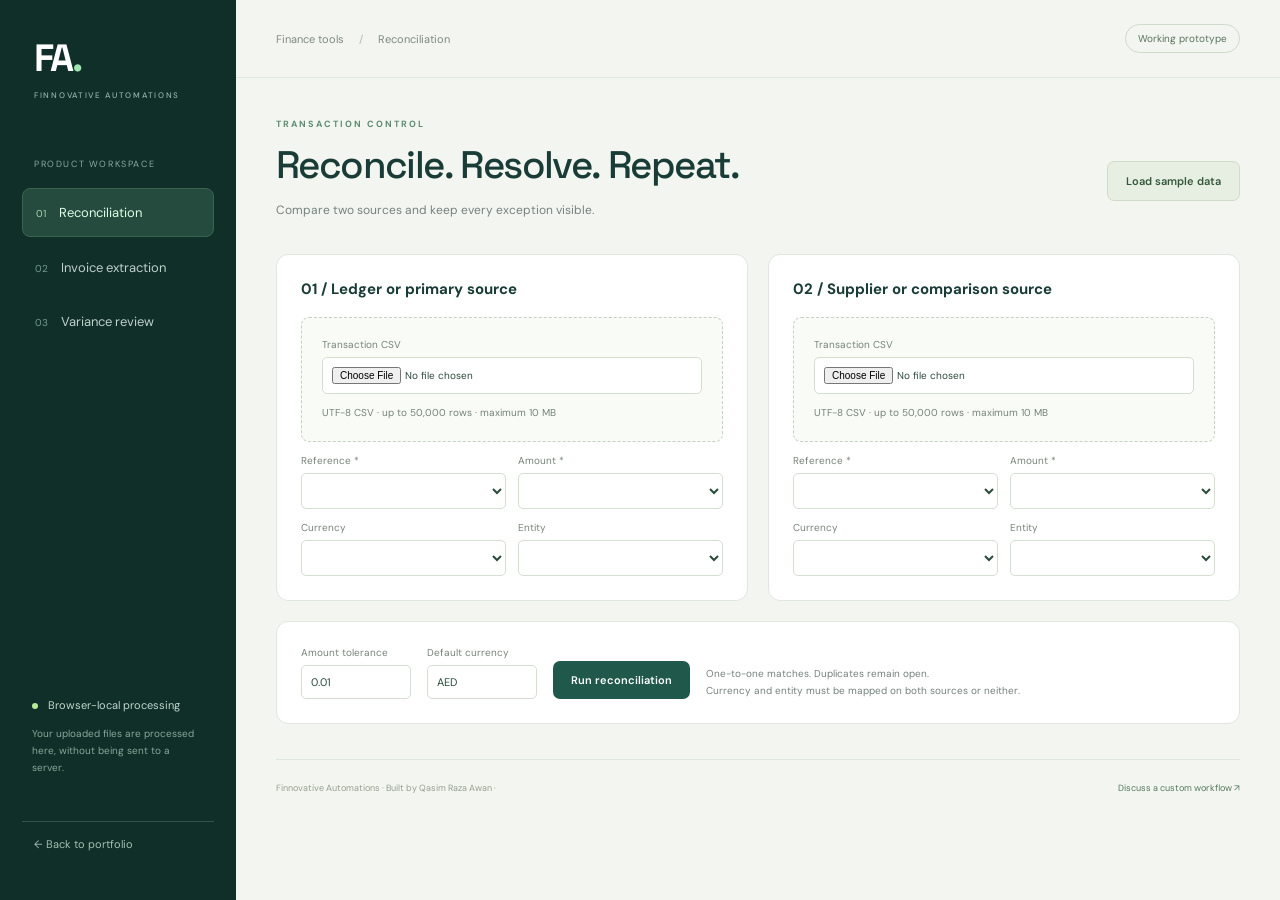
<file: products/index.html>
<!doctype html><html lang="en"><head><meta charset="utf-8"><meta name="viewport" content="width=device-width, initial-scale=1"><title>Finnovative Automations | Finance Tools</title><link rel="stylesheet" href="styles.css"></head>
<body><aside><a class="brand" href="../">FA<span>.</span><small>FINNOVATIVE AUTOMATIONS</small></a><div class="nav-label">PRODUCT WORKSPACE</div><nav><a href="?app=reconciliation" data-app="reconciliation"><span>01</span> Reconciliation</a><a href="?app=invoice" data-app="invoice"><span>02</span> Invoice extraction</a><a href="?app=variance" data-app="variance"><span>03</span> Variance review</a></nav><div class="sidebar-note"><span class="dot"></span> Browser-local processing<p>Your uploaded files are processed here, without being sent to a server.</p></div><a class="back" href="../#products">← Back to portfolio</a></aside>
<div class="workspace"><header><span>Finance tools <b>/</b> <span id="breadcrumb"></span></span><span class="badge">Working prototype</span></header><main><div class="eyebrow" id="eyebrow"></div><div class="title-row"><div><h1 id="title"></h1><p id="subtitle"></p></div><button id="sample" class="secondary">Load sample data</button></div><div class="sample-note" id="sampleNote" hidden>Synthetic demonstration data. No client or employer information.</div><div id="input"></div><div id="message" role="status" aria-live="polite"></div><div id="output" hidden></div><footer>Finnovative Automations · Built by Qasim Raza Awan · <a href="../#contact">Discuss a custom workflow ↗</a></footer></main></div><script type="module" src="app.mjs"></script></body></html>
</file>
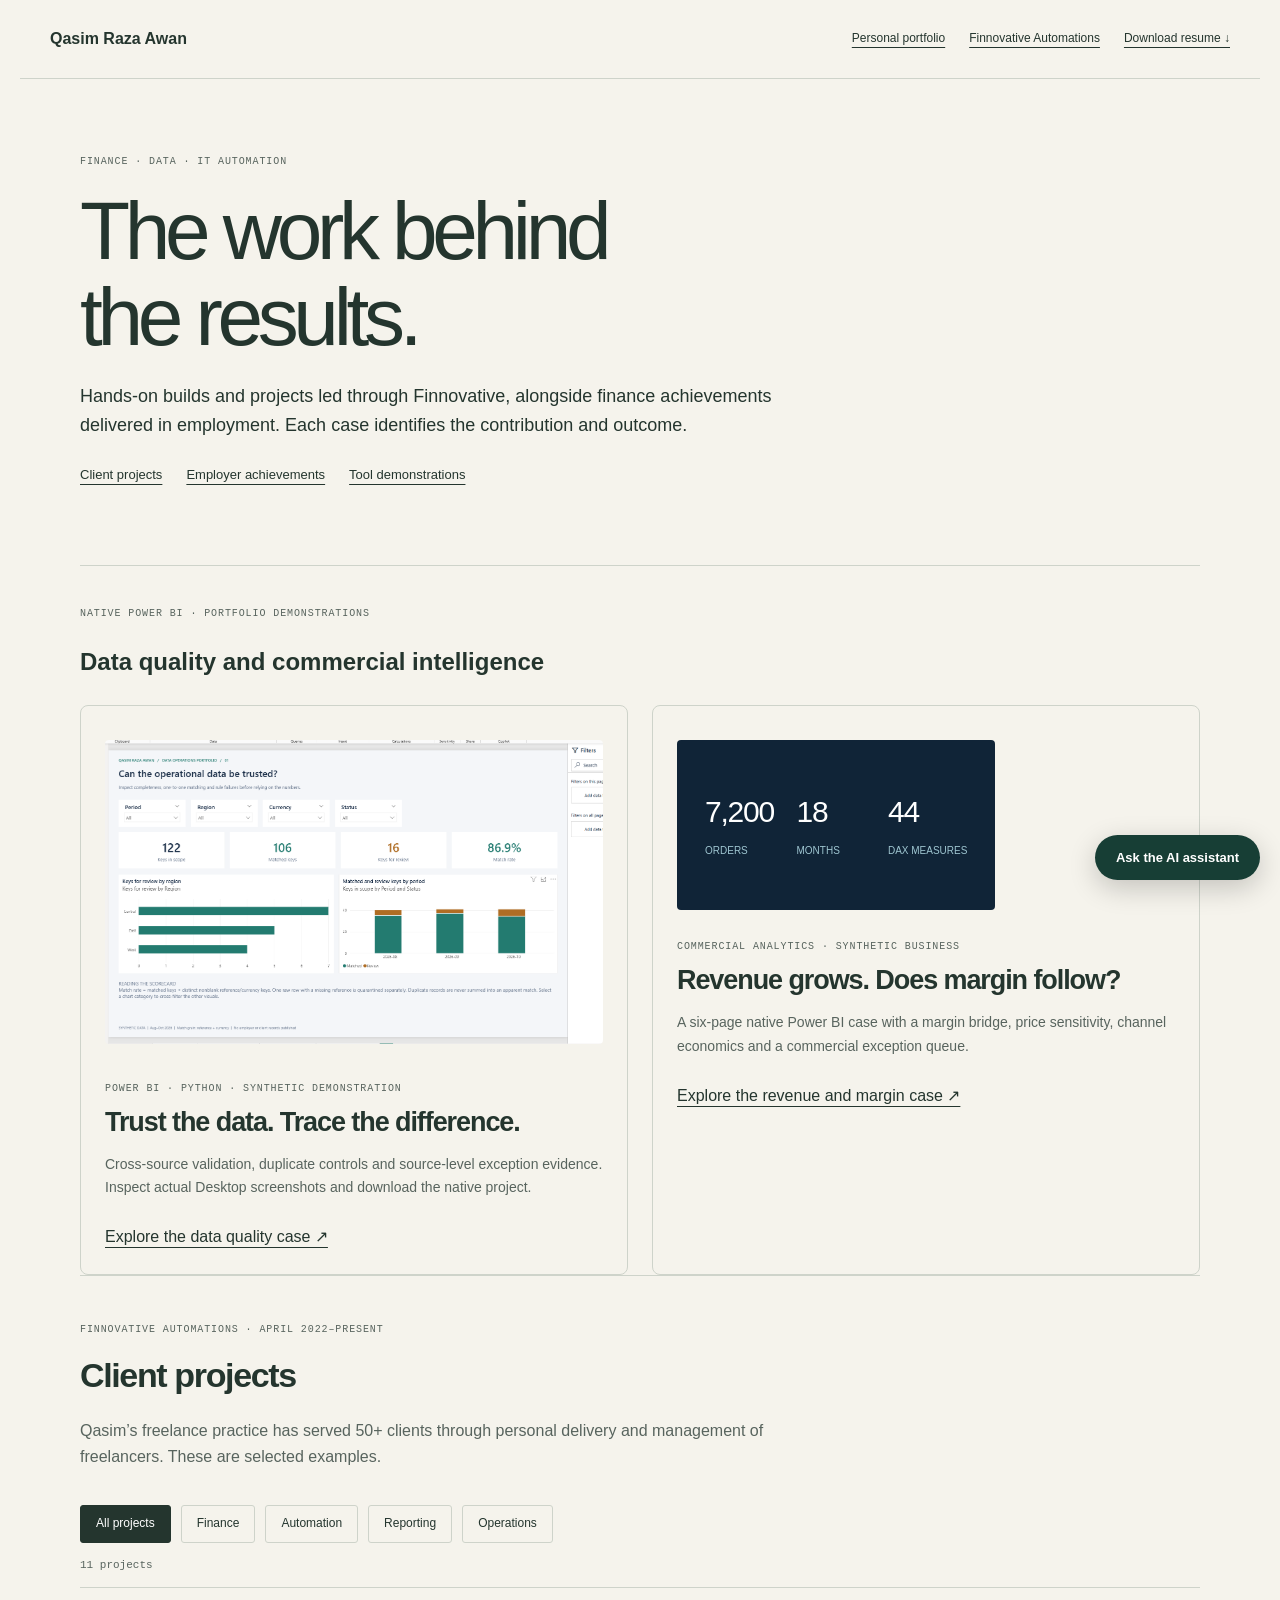
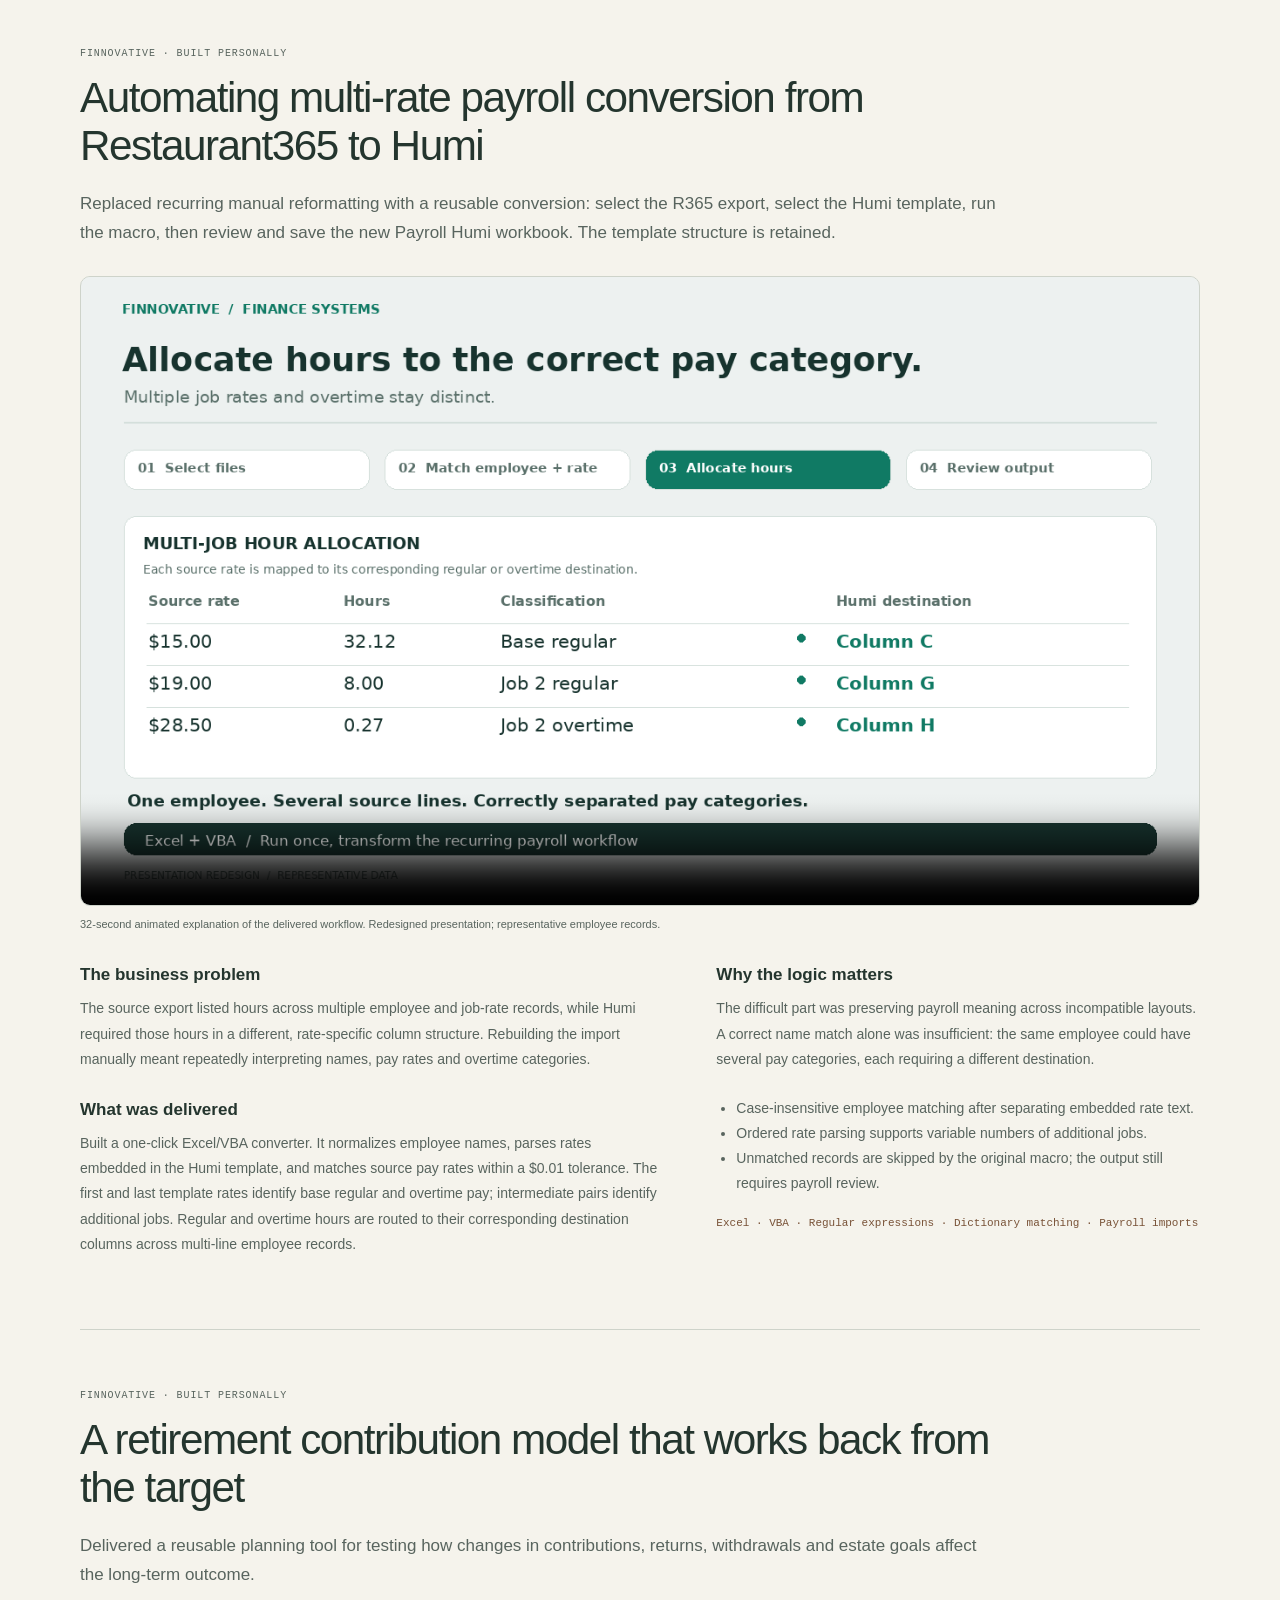
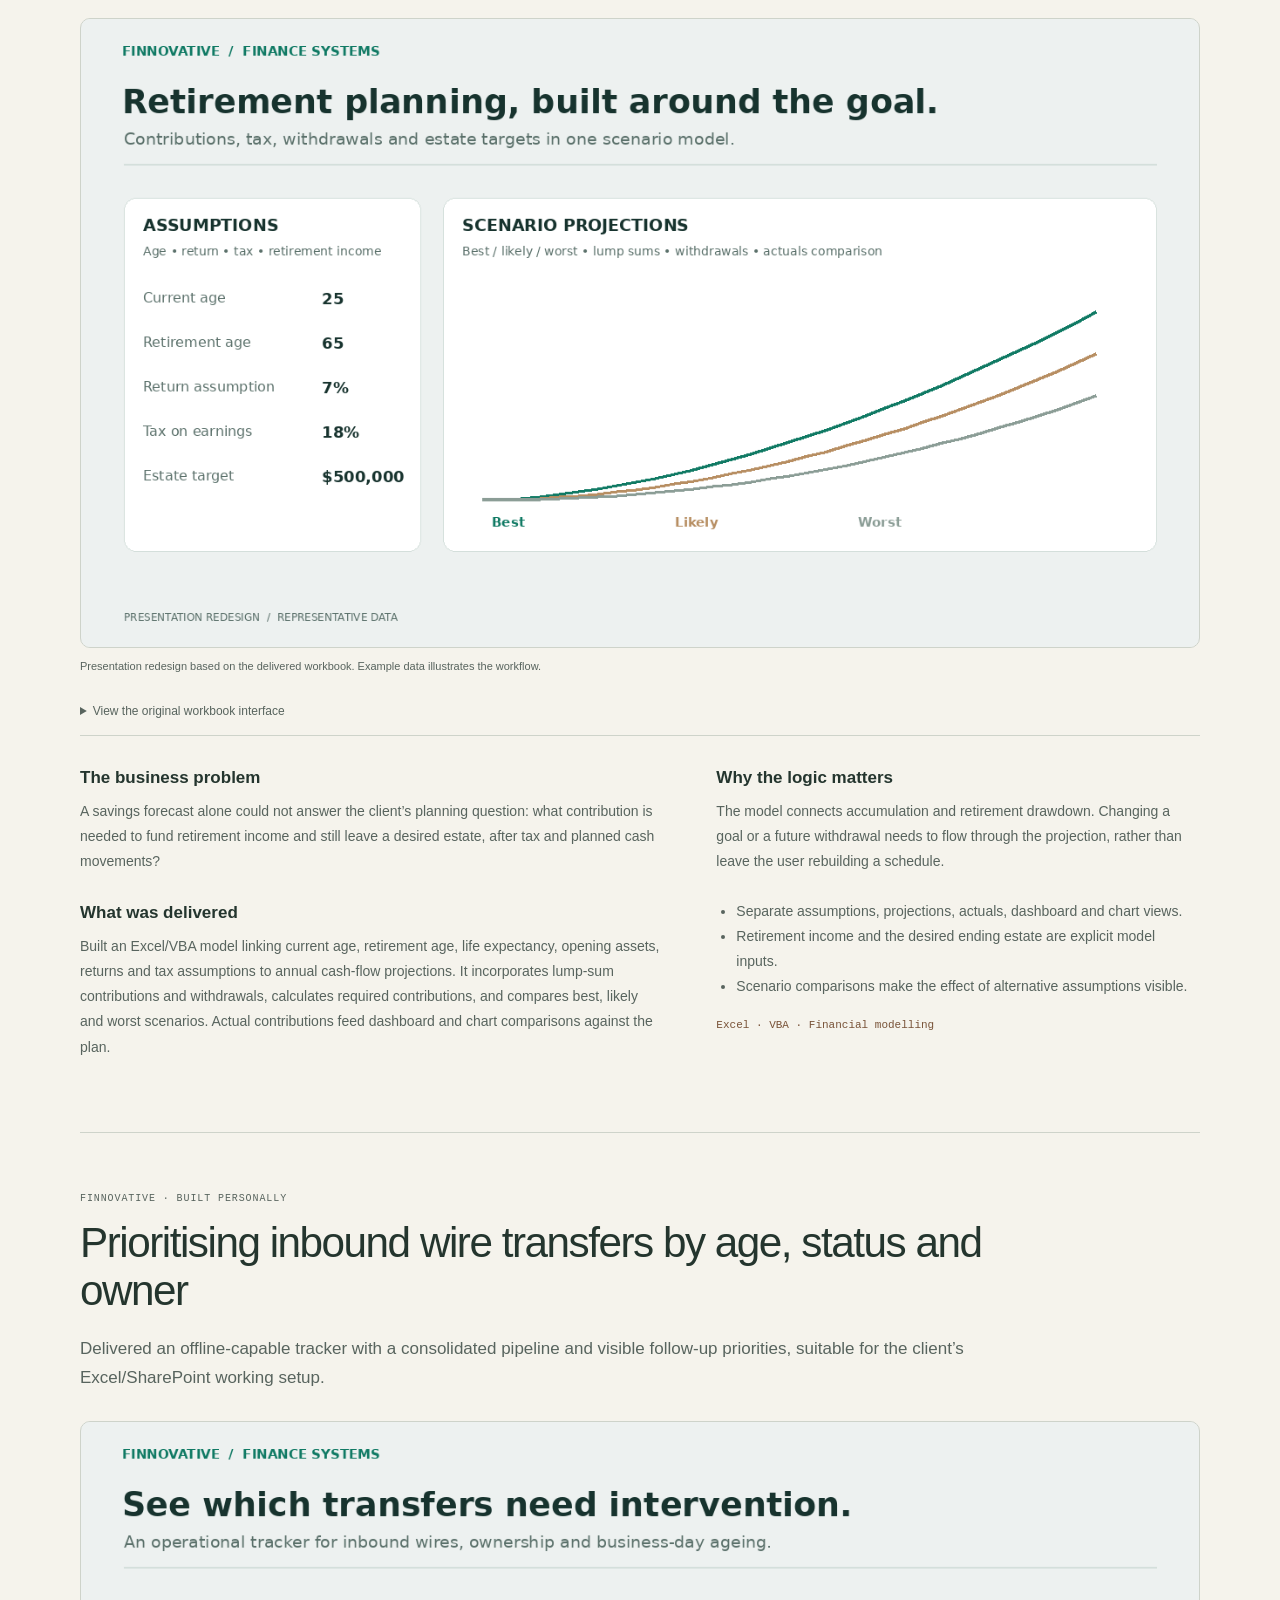
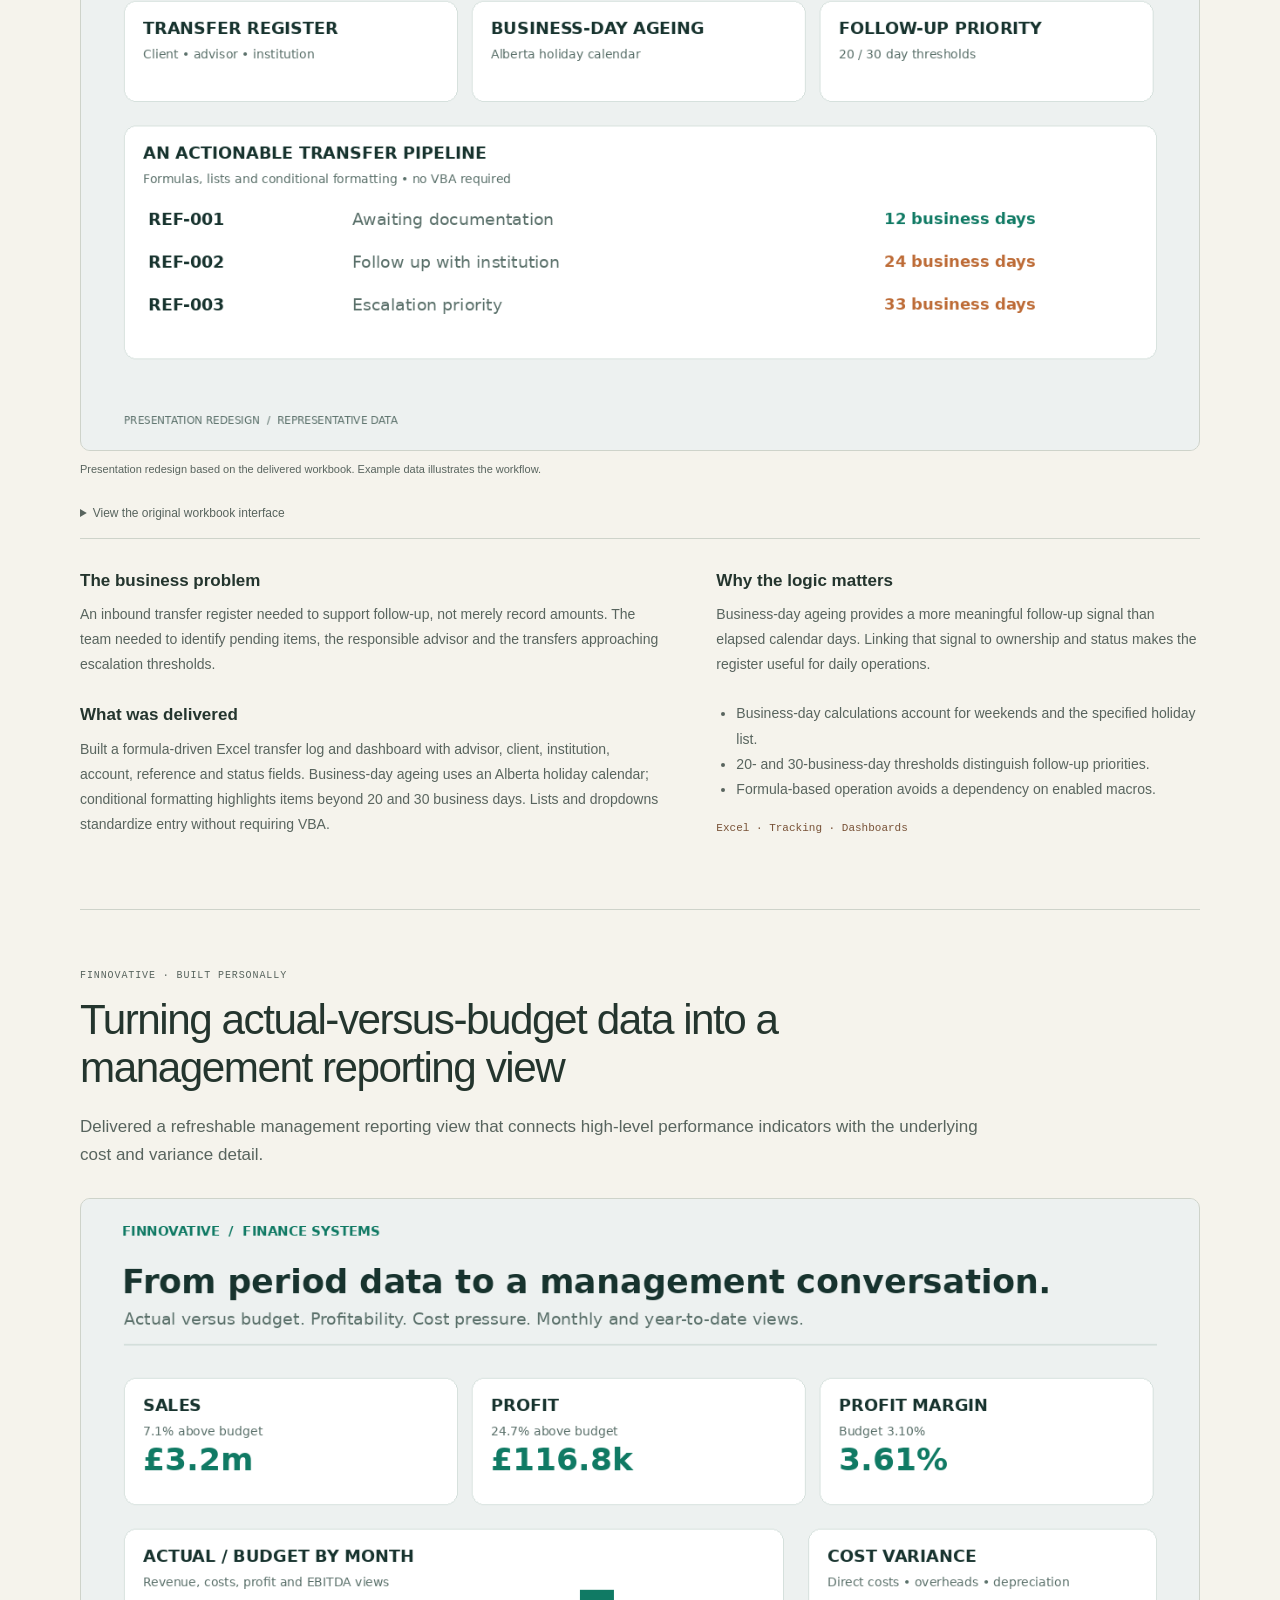
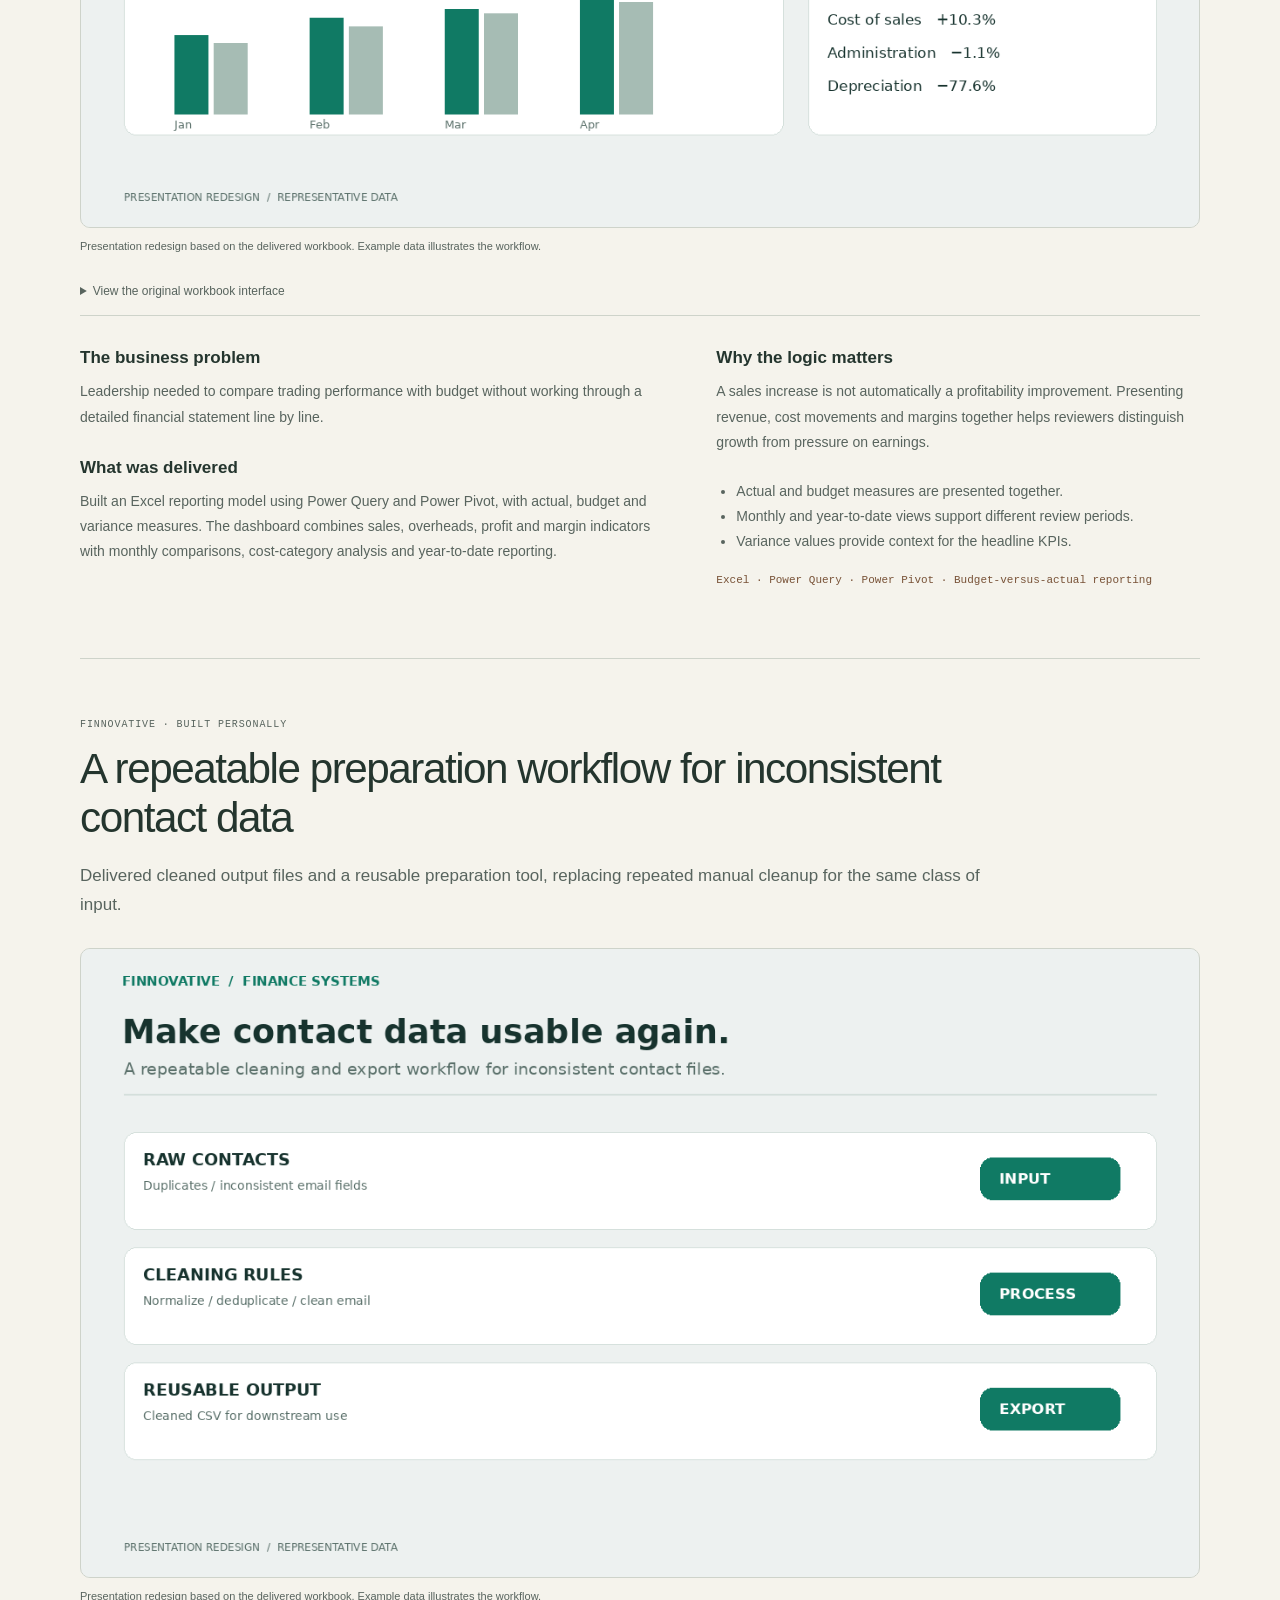
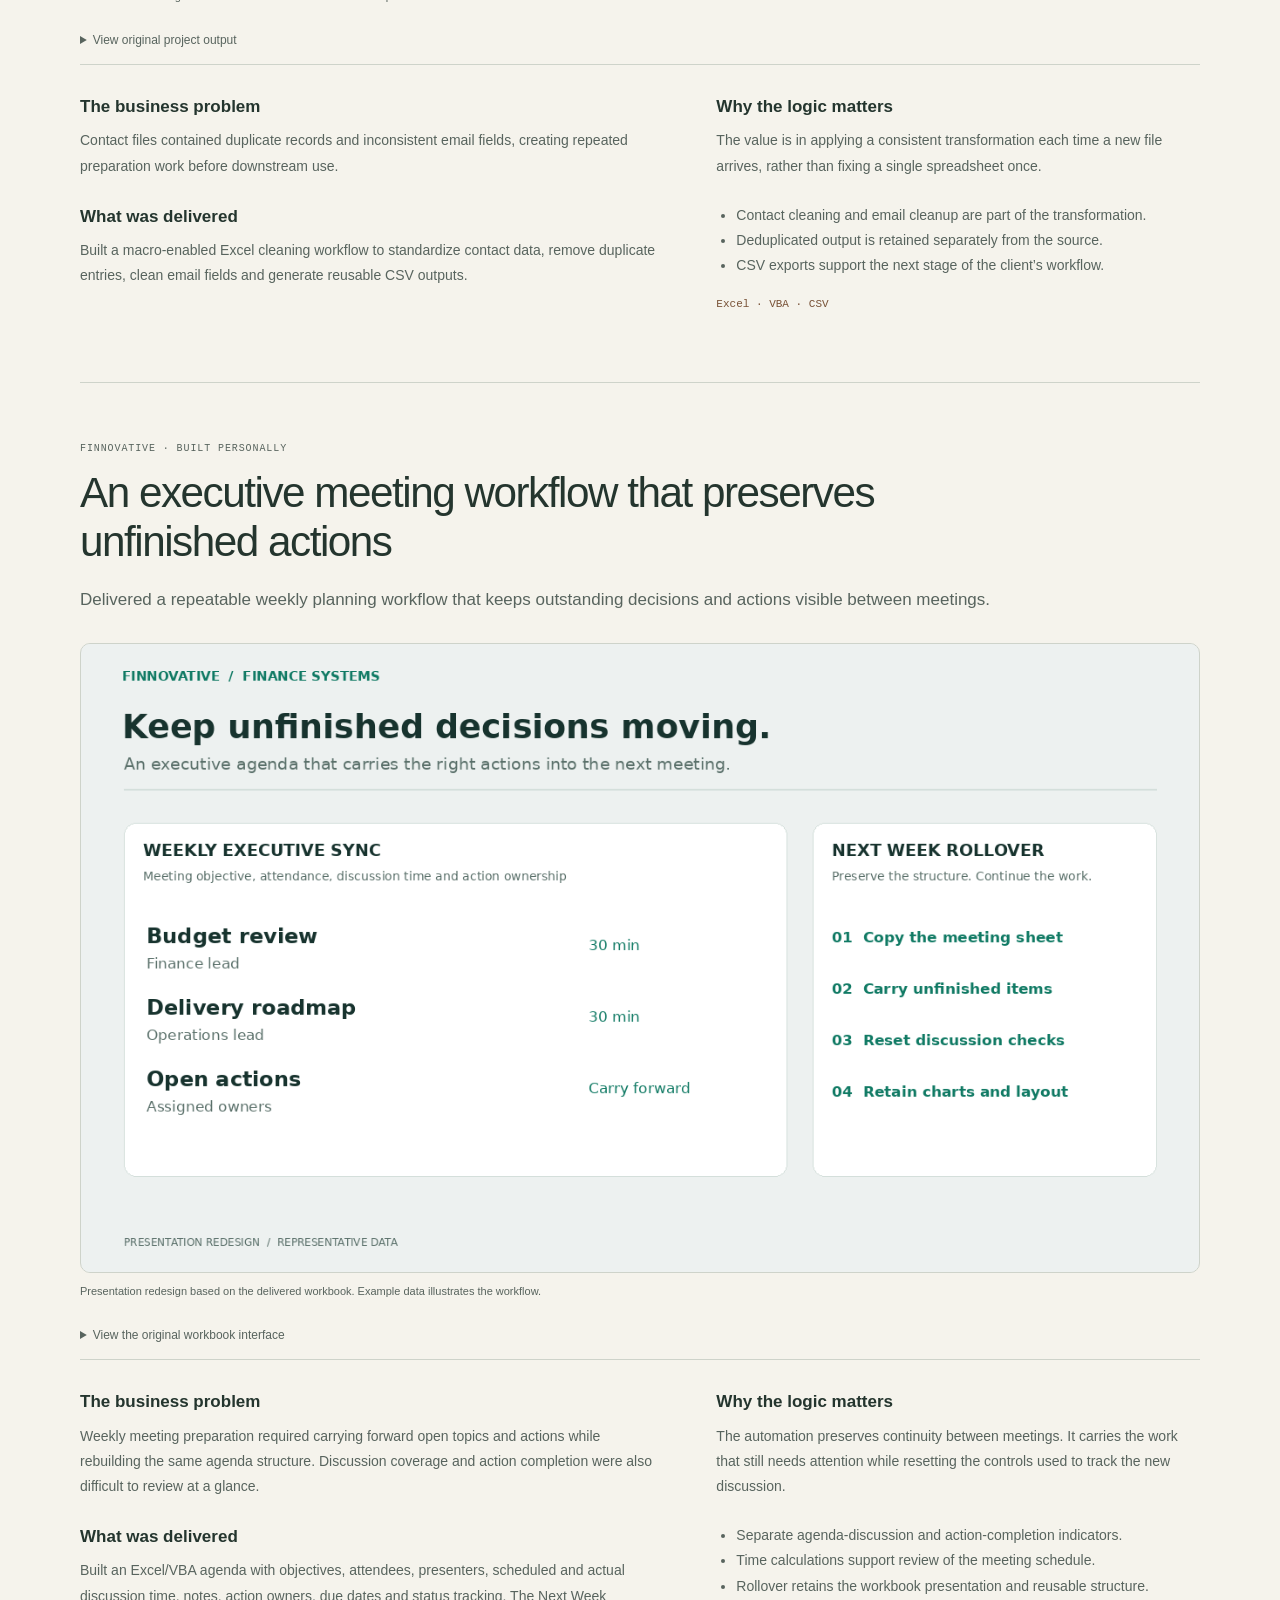
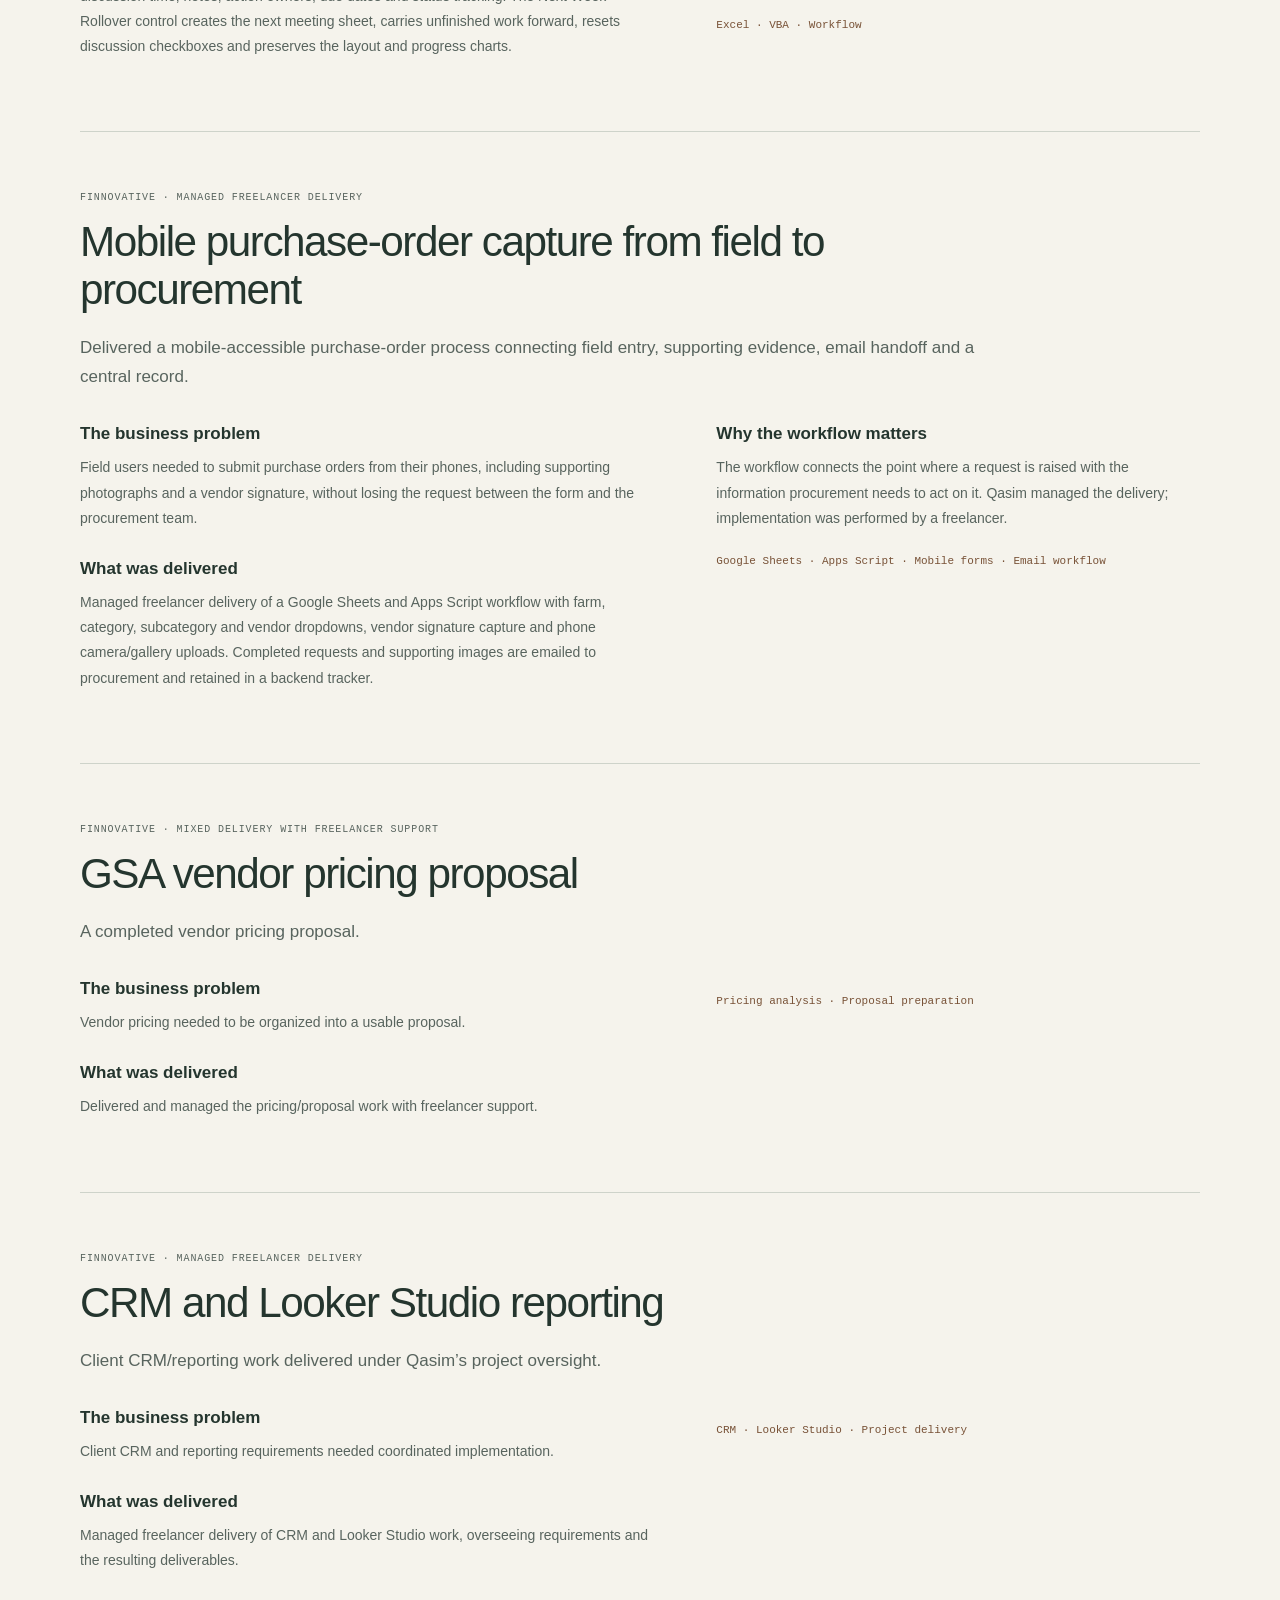
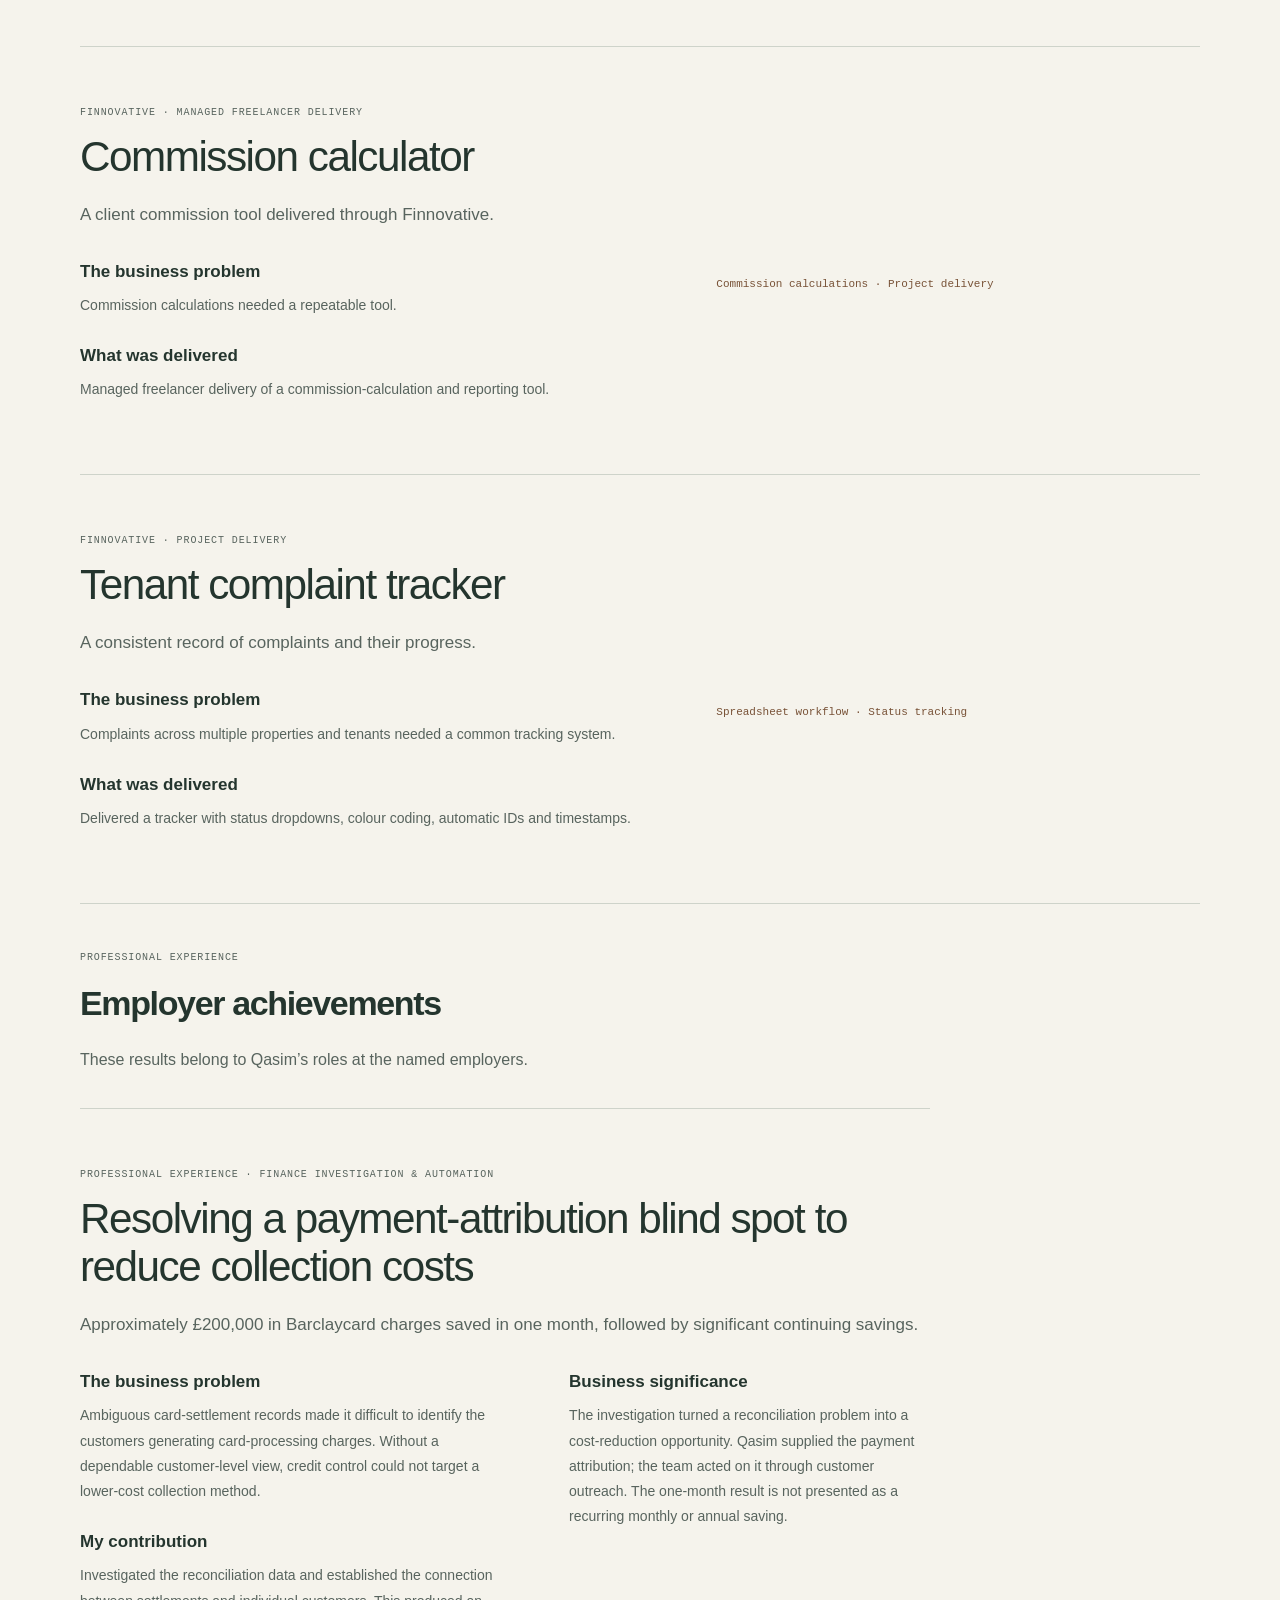
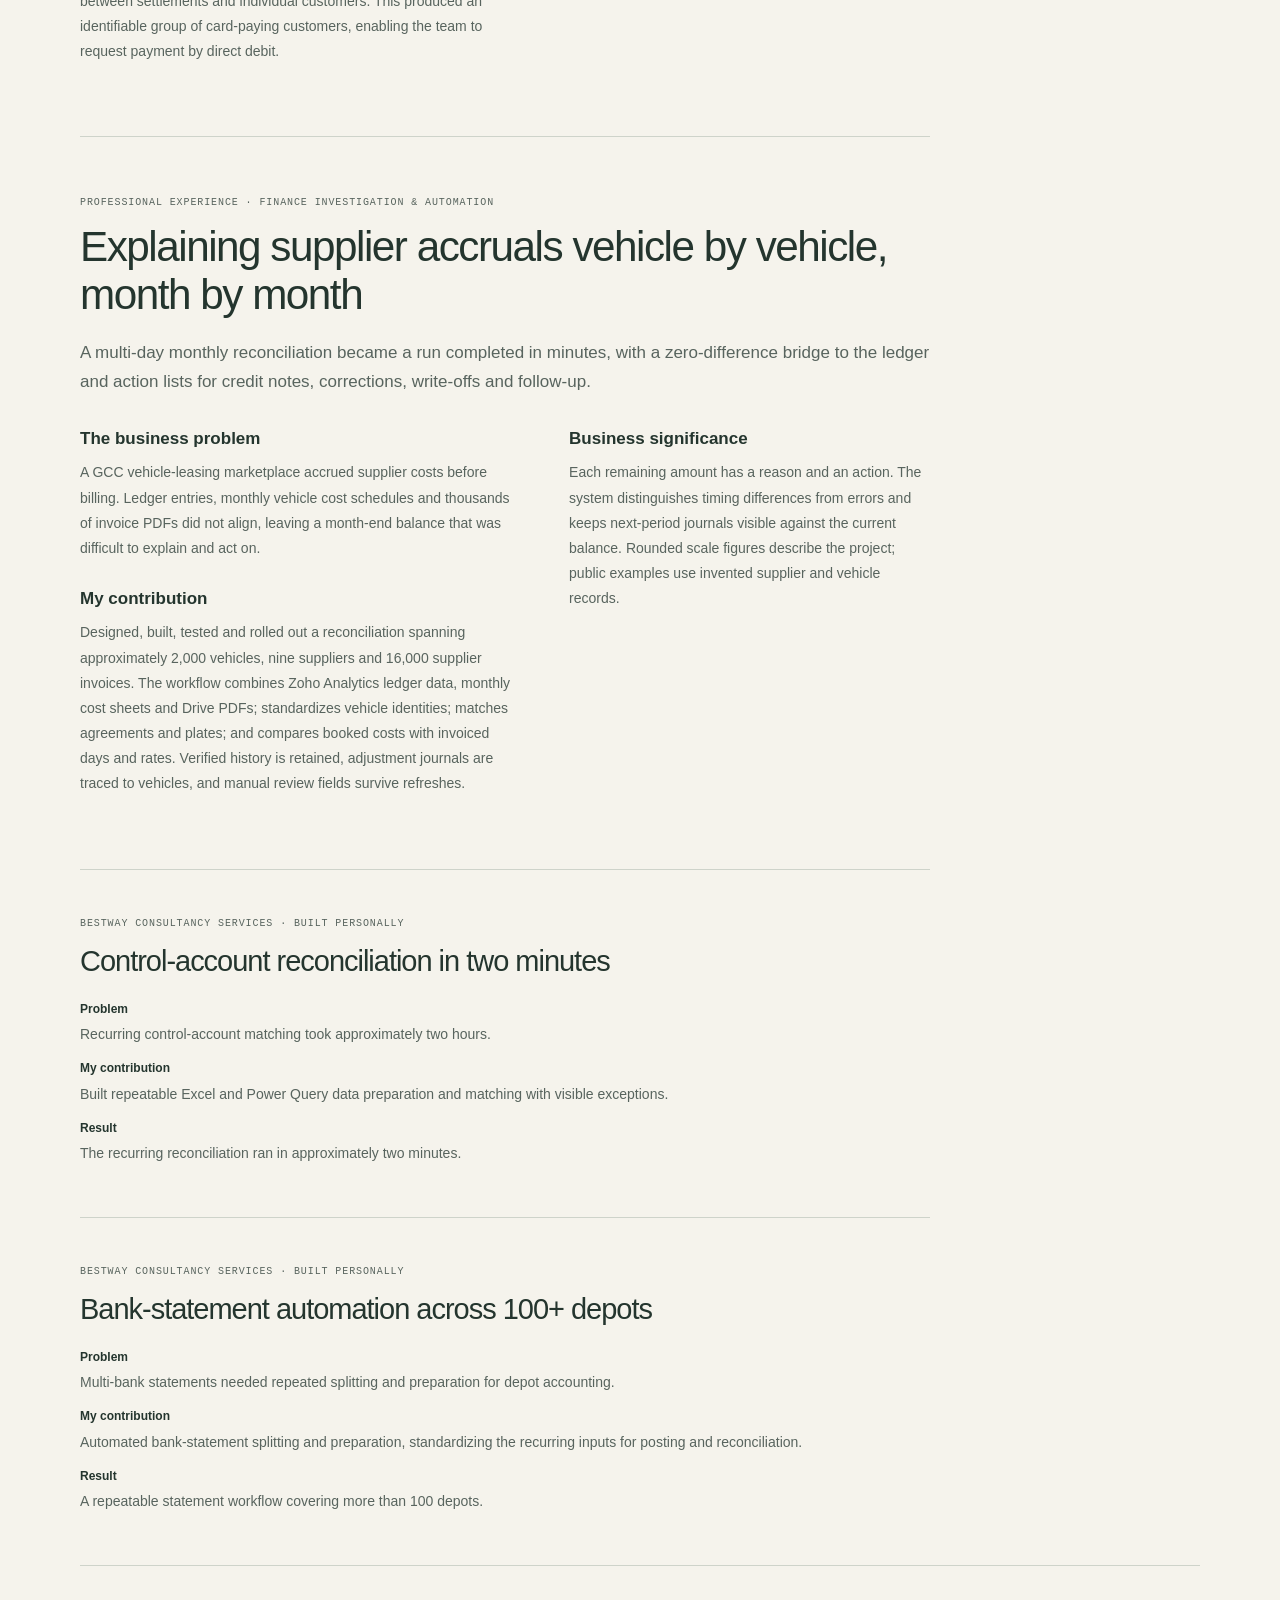
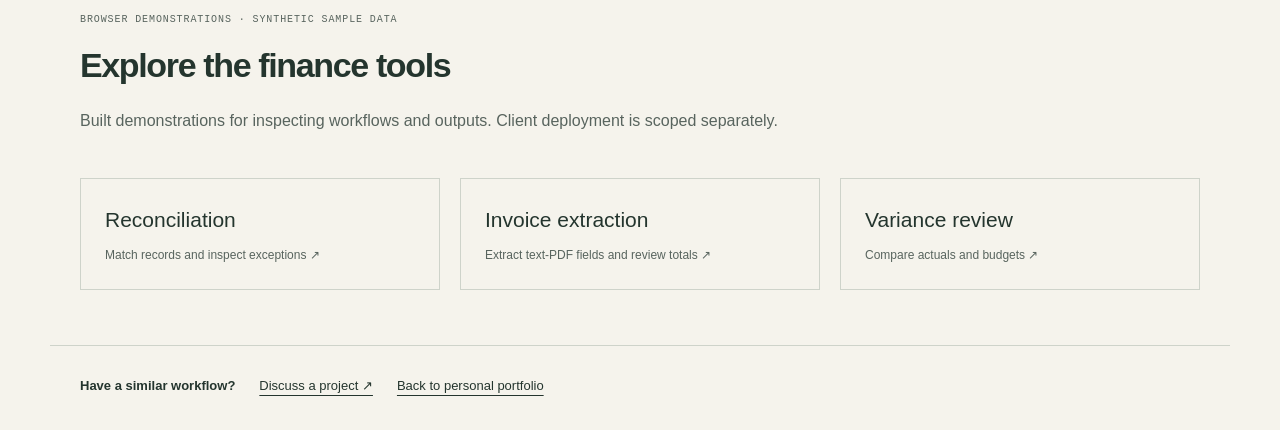
<file: projects/index.html>
<!doctype html><html lang="en"><head><meta charset="utf-8"><meta name="viewport" content="width=device-width,initial-scale=1"><title>Project catalog | Qasim Raza Awan and Finnovative Automations</title><meta name="description" content="Finance and IT project case studies showing personally built tools, managed freelancer delivery and correctly attributed employer achievements."><link rel="stylesheet" href="../career-update.css?v=20261113"><link rel="stylesheet" href="../editorial.css?v=20261113"><link rel="stylesheet" href="../analytics-cases.css?v=20261115"></head><body class="catalog-page"><a class="catalog-skip" href="#catalog">Skip to projects</a><header class="catalog-header"><a href="../">Qasim Raza Awan</a><nav aria-label="Portfolio navigation"><a href="../">Personal portfolio</a><a href="../finnovative/">Finnovative Automations</a><a href="../downloads/Qasim_Raza_Awan_Resume.pdf" download>Download resume ↓</a></nav></header><main id="catalog"><section class="catalog-intro"><p class="eyebrow">FINANCE · DATA · IT AUTOMATION</p><h1>The work behind<br>the results.</h1><p>Hands-on builds and projects led through Finnovative, alongside finance achievements delivered in employment. Each case identifies the contribution and outcome.</p><nav class="catalog-jumps" aria-label="Project sections"><a href="#client-projects">Client projects</a><a href="#employer-work">Employer achievements</a><a href="#agent-demos">Tool demonstrations</a></nav></section><section class="analytics-feature"><p class="eyebrow">NATIVE POWER BI · PORTFOLIO DEMONSTRATIONS</p><h2>Data quality and commercial intelligence</h2><div class="analytics-cards"><article class="analytics-card"><a href="data-operations.html"><img src="../project-media/data-operations/overview.png" alt="Native Power BI data quality overview with populated reconciliation results" width="1427" height="871" loading="lazy"></a><p class="eyebrow">POWER BI · PYTHON · SYNTHETIC DEMONSTRATION</p><h3>Trust the data. Trace the difference.</h3><p>Cross-source validation, duplicate controls and source-level exception evidence. Inspect actual Desktop screenshots and download the native project.</p><a href="data-operations.html">Explore the data quality case ↗</a></article><article class="analytics-card"><a href="meridian-margin.html" style="text-decoration:none"><div class="analytics-abstract"><div><b>7,200</b><span>ORDERS</span></div><div><b>18</b><span>MONTHS</span></div><div><b>44</b><span>DAX MEASURES</span></div></div></a><p class="eyebrow">COMMERCIAL ANALYTICS · SYNTHETIC BUSINESS</p><h3>Revenue grows. Does margin follow?</h3><p>A six-page native Power BI case with a margin bridge, price sensitivity, channel economics and a commercial exception queue.</p><a href="meridian-margin.html">Explore the revenue and margin case ↗</a></article></div></section><section id="client-projects"><div class="catalog-section-head"><p class="eyebrow">FINNOVATIVE AUTOMATIONS · APRIL 2022–PRESENT</p><h2>Client projects</h2><p>Qasim’s freelance practice has served 50+ clients through personal delivery and management of freelancers. These are selected examples.</p></div><div class="catalog-filters" role="group" aria-label="Filter client projects"><button type="button" data-filter="all" aria-pressed="true">All projects</button><button type="button" data-filter="finance" aria-pressed="false">Finance</button><button type="button" data-filter="automation" aria-pressed="false">Automation</button><button type="button" data-filter="reporting" aria-pressed="false">Reporting</button><button type="button" data-filter="operations" aria-pressed="false">Operations</button></div><p id="filter-status" role="status" class="catalog-status">11 projects</p><article class="catalog-case editorial-case" id="payroll" data-categories="finance automation"><header><p class="eyebrow">FINNOVATIVE · Built personally</p><h2>Automating multi-rate payroll conversion from Restaurant365 to Humi</h2><p class="case-outcome">Replaced recurring manual reformatting with a reusable conversion: select the R365 export, select the Humi template, run the macro, then review and save the new Payroll Humi workbook. The template structure is retained.</p></header><figure class="case-showpiece"><video controls playsinline preload="metadata" poster="../project-media/editorial/payroll.png" aria-label="Animated explanation of the Restaurant365 to Humi payroll workflow"><source src="../project-media/editorial/payroll-workflow.mp4" type="video/mp4"><track kind="captions" src="../project-media/editorial/payroll-captions.vtt" srclang="en" label="English"></video><figcaption>32-second animated explanation of the delivered workflow. Redesigned presentation; representative employee records.</figcaption></figure><div class="case-story"><div><h3>The business problem</h3><p>The source export listed hours across multiple employee and job-rate records, while Humi required those hours in a different, rate-specific column structure. Rebuilding the import manually meant repeatedly interpreting names, pay rates and overtime categories.</p><h3>What was delivered</h3><p>Built a one-click Excel/VBA converter. It normalizes employee names, parses rates embedded in the Humi template, and matches source pay rates within a $0.01 tolerance. The first and last template rates identify base regular and overtime pay; intermediate pairs identify additional jobs. Regular and overtime hours are routed to their corresponding destination columns across multi-line employee records.</p></div><div><h3>Why the logic matters</h3><p>The difficult part was preserving payroll meaning across incompatible layouts. A correct name match alone was insufficient: the same employee could have several pay categories, each requiring a different destination.</p><ul><li>Case-insensitive employee matching after separating embedded rate text.</li><li>Ordered rate parsing supports variable numbers of additional jobs.</li><li>Unmatched records are skipped by the original macro; the output still requires payroll review.</li></ul><p class="catalog-tools">Excel · VBA · Regular expressions · Dictionary matching · Payroll imports</p></div></div></article><article class="catalog-case editorial-case" id="retirement" data-categories="finance"><header><p class="eyebrow">FINNOVATIVE · Built personally</p><h2>A retirement contribution model that works back from the target</h2><p class="case-outcome">Delivered a reusable planning tool for testing how changes in contributions, returns, withdrawals and estate goals affect the long-term outcome.</p></header><figure class="case-showpiece"><img src="../project-media/editorial/retirement.png" alt="Redesigned presentation of the A retirement contribution model that works back from the target workflow" loading="lazy" width="1280" height="720"><figcaption>Presentation redesign based on the delivered workbook. Example data illustrates the workflow.</figcaption></figure><details class="original-evidence"><summary>View the original workbook interface</summary><img src="../project-media/editorial/original-retirement.png" alt="Original A retirement contribution model that works back from the target interface" loading="lazy"></details><div class="case-story"><div><h3>The business problem</h3><p>A savings forecast alone could not answer the client’s planning question: what contribution is needed to fund retirement income and still leave a desired estate, after tax and planned cash movements?</p><h3>What was delivered</h3><p>Built an Excel/VBA model linking current age, retirement age, life expectancy, opening assets, returns and tax assumptions to annual cash-flow projections. It incorporates lump-sum contributions and withdrawals, calculates required contributions, and compares best, likely and worst scenarios. Actual contributions feed dashboard and chart comparisons against the plan.</p></div><div><h3>Why the logic matters</h3><p>The model connects accumulation and retirement drawdown. Changing a goal or a future withdrawal needs to flow through the projection, rather than leave the user rebuilding a schedule.</p><ul><li>Separate assumptions, projections, actuals, dashboard and chart views.</li><li>Retirement income and the desired ending estate are explicit model inputs.</li><li>Scenario comparisons make the effect of alternative assumptions visible.</li></ul><p class="catalog-tools">Excel · VBA · Financial modelling</p></div></div></article><article class="catalog-case editorial-case" id="wealth-transfer" data-categories="finance operations"><header><p class="eyebrow">FINNOVATIVE · Built personally</p><h2>Prioritising inbound wire transfers by age, status and owner</h2><p class="case-outcome">Delivered an offline-capable tracker with a consolidated pipeline and visible follow-up priorities, suitable for the client’s Excel/SharePoint working setup.</p></header><figure class="case-showpiece"><img src="../project-media/editorial/wealth-transfer.png" alt="Redesigned presentation of the Prioritising inbound wire transfers by age, status and owner workflow" loading="lazy" width="1280" height="720"><figcaption>Presentation redesign based on the delivered workbook. Example data illustrates the workflow.</figcaption></figure><details class="original-evidence"><summary>View the original workbook interface</summary><img src="../project-media/editorial/original-wealth-transfer.jpeg" alt="Original Prioritising inbound wire transfers by age, status and owner interface" loading="lazy"></details><div class="case-story"><div><h3>The business problem</h3><p>An inbound transfer register needed to support follow-up, not merely record amounts. The team needed to identify pending items, the responsible advisor and the transfers approaching escalation thresholds.</p><h3>What was delivered</h3><p>Built a formula-driven Excel transfer log and dashboard with advisor, client, institution, account, reference and status fields. Business-day ageing uses an Alberta holiday calendar; conditional formatting highlights items beyond 20 and 30 business days. Lists and dropdowns standardize entry without requiring VBA.</p></div><div><h3>Why the logic matters</h3><p>Business-day ageing provides a more meaningful follow-up signal than elapsed calendar days. Linking that signal to ownership and status makes the register useful for daily operations.</p><ul><li>Business-day calculations account for weekends and the specified holiday list.</li><li>20- and 30-business-day thresholds distinguish follow-up priorities.</li><li>Formula-based operation avoids a dependency on enabled macros.</li></ul><p class="catalog-tools">Excel · Tracking · Dashboards</p></div></div></article><article class="catalog-case editorial-case" id="profit-loss" data-categories="finance reporting"><header><p class="eyebrow">FINNOVATIVE · Built personally</p><h2>Turning actual-versus-budget data into a management reporting view</h2><p class="case-outcome">Delivered a refreshable management reporting view that connects high-level performance indicators with the underlying cost and variance detail.</p></header><figure class="case-showpiece"><img src="../project-media/editorial/profit-loss.png" alt="Redesigned presentation of the Turning actual-versus-budget data into a management reporting view workflow" loading="lazy" width="1280" height="720"><figcaption>Presentation redesign based on the delivered workbook. Example data illustrates the workflow.</figcaption></figure><details class="original-evidence"><summary>View the original workbook interface</summary><img src="../project-media/editorial/original-profit-loss.png" alt="Original Turning actual-versus-budget data into a management reporting view interface" loading="lazy"></details><div class="case-story"><div><h3>The business problem</h3><p>Leadership needed to compare trading performance with budget without working through a detailed financial statement line by line.</p><h3>What was delivered</h3><p>Built an Excel reporting model using Power Query and Power Pivot, with actual, budget and variance measures. The dashboard combines sales, overheads, profit and margin indicators with monthly comparisons, cost-category analysis and year-to-date reporting.</p></div><div><h3>Why the logic matters</h3><p>A sales increase is not automatically a profitability improvement. Presenting revenue, cost movements and margins together helps reviewers distinguish growth from pressure on earnings.</p><ul><li>Actual and budget measures are presented together.</li><li>Monthly and year-to-date views support different review periods.</li><li>Variance values provide context for the headline KPIs.</li></ul><p class="catalog-tools">Excel · Power Query · Power Pivot · Budget-versus-actual reporting</p></div></div></article><article class="catalog-case editorial-case" id="data-cleaning" data-categories="automation operations"><header><p class="eyebrow">FINNOVATIVE · Built personally</p><h2>A repeatable preparation workflow for inconsistent contact data</h2><p class="case-outcome">Delivered cleaned output files and a reusable preparation tool, replacing repeated manual cleanup for the same class of input.</p></header><figure class="case-showpiece"><img src="../project-media/editorial/data-cleaning.png" alt="Redesigned presentation of the A repeatable preparation workflow for inconsistent contact data workflow" loading="lazy" width="1280" height="720"><figcaption>Presentation redesign based on the delivered workbook. Example data illustrates the workflow.</figcaption></figure><details class="original-evidence"><summary>View original project output</summary><img src="../project-media/data-cleaning/03_cleaned_csv_output.png" alt="Anonymized cleaned contact output" loading="lazy"></details><div class="case-story"><div><h3>The business problem</h3><p>Contact files contained duplicate records and inconsistent email fields, creating repeated preparation work before downstream use.</p><h3>What was delivered</h3><p>Built a macro-enabled Excel cleaning workflow to standardize contact data, remove duplicate entries, clean email fields and generate reusable CSV outputs.</p></div><div><h3>Why the logic matters</h3><p>The value is in applying a consistent transformation each time a new file arrives, rather than fixing a single spreadsheet once.</p><ul><li>Contact cleaning and email cleanup are part of the transformation.</li><li>Deduplicated output is retained separately from the source.</li><li>CSV exports support the next stage of the client’s workflow.</li></ul><p class="catalog-tools">Excel · VBA · CSV</p></div></div></article><article class="catalog-case editorial-case" id="executive-agenda" data-categories="automation operations"><header><p class="eyebrow">FINNOVATIVE · Built personally</p><h2>An executive meeting workflow that preserves unfinished actions</h2><p class="case-outcome">Delivered a repeatable weekly planning workflow that keeps outstanding decisions and actions visible between meetings.</p></header><figure class="case-showpiece"><img src="../project-media/editorial/executive-agenda.png" alt="Redesigned presentation of the An executive meeting workflow that preserves unfinished actions workflow" loading="lazy" width="1280" height="720"><figcaption>Presentation redesign based on the delivered workbook. Example data illustrates the workflow.</figcaption></figure><details class="original-evidence"><summary>View the original workbook interface</summary><img src="../project-media/editorial/original-executive-agenda.png" alt="Original An executive meeting workflow that preserves unfinished actions interface" loading="lazy"></details><div class="case-story"><div><h3>The business problem</h3><p>Weekly meeting preparation required carrying forward open topics and actions while rebuilding the same agenda structure. Discussion coverage and action completion were also difficult to review at a glance.</p><h3>What was delivered</h3><p>Built an Excel/VBA agenda with objectives, attendees, presenters, scheduled and actual discussion time, notes, action owners, due dates and status tracking. The Next Week Rollover control creates the next meeting sheet, carries unfinished work forward, resets discussion checkboxes and preserves the layout and progress charts.</p></div><div><h3>Why the logic matters</h3><p>The automation preserves continuity between meetings. It carries the work that still needs attention while resetting the controls used to track the new discussion.</p><ul><li>Separate agenda-discussion and action-completion indicators.</li><li>Time calculations support review of the meeting schedule.</li><li>Rollover retains the workbook presentation and reusable structure.</li></ul><p class="catalog-tools">Excel · VBA · Workflow</p></div></div></article><article class="catalog-case editorial-case" id="purchase-orders" data-categories="automation operations"><header><p class="eyebrow">FINNOVATIVE · MANAGED FREELANCER DELIVERY</p><h2>Mobile purchase-order capture from field to procurement</h2><p class="case-outcome">Delivered a mobile-accessible purchase-order process connecting field entry, supporting evidence, email handoff and a central record.</p></header><div class="case-story"><div><h3>The business problem</h3><p>Field users needed to submit purchase orders from their phones, including supporting photographs and a vendor signature, without losing the request between the form and the procurement team.</p><h3>What was delivered</h3><p>Managed freelancer delivery of a Google Sheets and Apps Script workflow with farm, category, subcategory and vendor dropdowns, vendor signature capture and phone camera/gallery uploads. Completed requests and supporting images are emailed to procurement and retained in a backend tracker.</p></div><div><h3>Why the workflow matters</h3><p>The workflow connects the point where a request is raised with the information procurement needs to act on it. Qasim managed the delivery; implementation was performed by a freelancer.</p><p class="catalog-tools">Google Sheets · Apps Script · Mobile forms · Email workflow</p></div></div></article><article class="catalog-case editorial-case" id="gsa-pricing" data-categories="finance operations"><header><p class="eyebrow">FINNOVATIVE · Mixed delivery with freelancer support</p><h2>GSA vendor pricing proposal</h2><p class="case-outcome">A completed vendor pricing proposal.</p></header><div class="case-story"><div><h3>The business problem</h3><p>Vendor pricing needed to be organized into a usable proposal.</p><h3>What was delivered</h3><p>Delivered and managed the pricing/proposal work with freelancer support.</p></div><div><p class="catalog-tools">Pricing analysis · Proposal preparation</p></div></div></article><article class="catalog-case editorial-case" id="crm-reporting" data-categories="reporting operations"><header><p class="eyebrow">FINNOVATIVE · Managed freelancer delivery</p><h2>CRM and Looker Studio reporting</h2><p class="case-outcome">Client CRM/reporting work delivered under Qasim’s project oversight.</p></header><div class="case-story"><div><h3>The business problem</h3><p>Client CRM and reporting requirements needed coordinated implementation.</p><h3>What was delivered</h3><p>Managed freelancer delivery of CRM and Looker Studio work, overseeing requirements and the resulting deliverables.</p></div><div><p class="catalog-tools">CRM · Looker Studio · Project delivery</p></div></div></article><article class="catalog-case editorial-case" id="commissions" data-categories="finance automation"><header><p class="eyebrow">FINNOVATIVE · Managed freelancer delivery</p><h2>Commission calculator</h2><p class="case-outcome">A client commission tool delivered through Finnovative.</p></header><div class="case-story"><div><h3>The business problem</h3><p>Commission calculations needed a repeatable tool.</p><h3>What was delivered</h3><p>Managed freelancer delivery of a commission-calculation and reporting tool.</p></div><div><p class="catalog-tools">Commission calculations · Project delivery</p></div></div></article><article class="catalog-case editorial-case" id="tenant-tracker" data-categories="operations automation"><header><p class="eyebrow">FINNOVATIVE · Project delivery</p><h2>Tenant complaint tracker</h2><p class="case-outcome">A consistent record of complaints and their progress.</p></header><div class="case-story"><div><h3>The business problem</h3><p>Complaints across multiple properties and tenants needed a common tracking system.</p><h3>What was delivered</h3><p>Delivered a tracker with status dropdowns, colour coding, automatic IDs and timestamps.</p></div><div><p class="catalog-tools">Spreadsheet workflow · Status tracking</p></div></div></article></section><section id="employer-work"><div class="catalog-section-head"><p class="eyebrow">PROFESSIONAL EXPERIENCE</p><h2>Employer achievements</h2><p>These results belong to Qasim’s roles at the named employers.</p></div><article class="catalog-case editorial-case employer-case" id="barclaycard"><header><p class="eyebrow">PROFESSIONAL EXPERIENCE · FINANCE INVESTIGATION &amp; AUTOMATION</p><h2>Resolving a payment-attribution blind spot to reduce collection costs</h2><p class="case-outcome">Approximately £200,000 in Barclaycard charges saved in one month, followed by significant continuing savings.</p></header><div class="case-story"><div><h3>The business problem</h3><p>Ambiguous card-settlement records made it difficult to identify the customers generating card-processing charges. Without a dependable customer-level view, credit control could not target a lower-cost collection method.</p><h3>My contribution</h3><p>Investigated the reconciliation data and established the connection between settlements and individual customers. This produced an identifiable group of card-paying customers, enabling the team to request payment by direct debit.</p></div><div><h3>Business significance</h3><p>The investigation turned a reconciliation problem into a cost-reduction opportunity. Qasim supplied the payment attribution; the team acted on it through customer outreach. The one-month result is not presented as a recurring monthly or annual saving.</p></div></div></article><article class="catalog-case editorial-case employer-case" id="supplier-reconciliation"><header><p class="eyebrow">PROFESSIONAL EXPERIENCE · FINANCE INVESTIGATION &amp; AUTOMATION</p><h2>Explaining supplier accruals vehicle by vehicle, month by month</h2><p class="case-outcome">A multi-day monthly reconciliation became a run completed in minutes, with a zero-difference bridge to the ledger and action lists for credit notes, corrections, write-offs and follow-up.</p></header><div class="case-story"><div><h3>The business problem</h3><p>A GCC vehicle-leasing marketplace accrued supplier costs before billing. Ledger entries, monthly vehicle cost schedules and thousands of invoice PDFs did not align, leaving a month-end balance that was difficult to explain and act on.</p><h3>My contribution</h3><p>Designed, built, tested and rolled out a reconciliation spanning approximately 2,000 vehicles, nine suppliers and 16,000 supplier invoices. The workflow combines Zoho Analytics ledger data, monthly cost sheets and Drive PDFs; standardizes vehicle identities; matches agreements and plates; and compares booked costs with invoiced days and rates. Verified history is retained, adjustment journals are traced to vehicles, and manual review fields survive refreshes.</p></div><div><h3>Business significance</h3><p>Each remaining amount has a reason and an action. The system distinguishes timing differences from errors and keeps next-period journals visible against the current balance. Rounded scale figures describe the project; public examples use invented supplier and vehicle records.</p></div></div></article><article class="catalog-case employer-case" id="control-reconciliation"><div><p class="eyebrow">Bestway Consultancy Services · Built personally</p><h2>Control-account reconciliation in two minutes</h2><dl><dt>Problem</dt><dd>Recurring control-account matching took approximately two hours.</dd><dt>My contribution</dt><dd>Built repeatable Excel and Power Query data preparation and matching with visible exceptions.</dd><dt>Result</dt><dd>The recurring reconciliation ran in approximately two minutes.</dd></dl></div></article><article class="catalog-case employer-case" id="depot-statements"><div><p class="eyebrow">Bestway Consultancy Services · Built personally</p><h2>Bank-statement automation across 100+ depots</h2><dl><dt>Problem</dt><dd>Multi-bank statements needed repeated splitting and preparation for depot accounting.</dd><dt>My contribution</dt><dd>Automated bank-statement splitting and preparation, standardizing the recurring inputs for posting and reconciliation.</dd><dt>Result</dt><dd>A repeatable statement workflow covering more than 100 depots.</dd></dl></div></article></section><section id="agent-demos"><div class="catalog-section-head"><p class="eyebrow">BROWSER DEMONSTRATIONS · SYNTHETIC SAMPLE DATA</p><h2>Explore the finance tools</h2><p>Built demonstrations for inspecting workflows and outputs. Client deployment is scoped separately.</p></div><div class="catalog-demo-grid"><a href="../products/?app=reconciliation"><strong>Reconciliation</strong><span>Match records and inspect exceptions ↗</span></a><a href="../products/?app=invoice"><strong>Invoice extraction</strong><span>Extract text-PDF fields and review totals ↗</span></a><a href="../products/?app=variance"><strong>Variance review</strong><span>Compare actuals and budgets ↗</span></a></div></section></main><footer class="catalog-footer"><p>Have a similar workflow?</p><a href="mailto:finnovative.automations@gmail.com">Discuss a project ↗</a><a href="../">Back to personal portfolio</a></footer><script src="catalog.js" defer></script><script src="../portfolio-assistant.js?v=20261115gptoss3" defer></script></body></html>
</file>
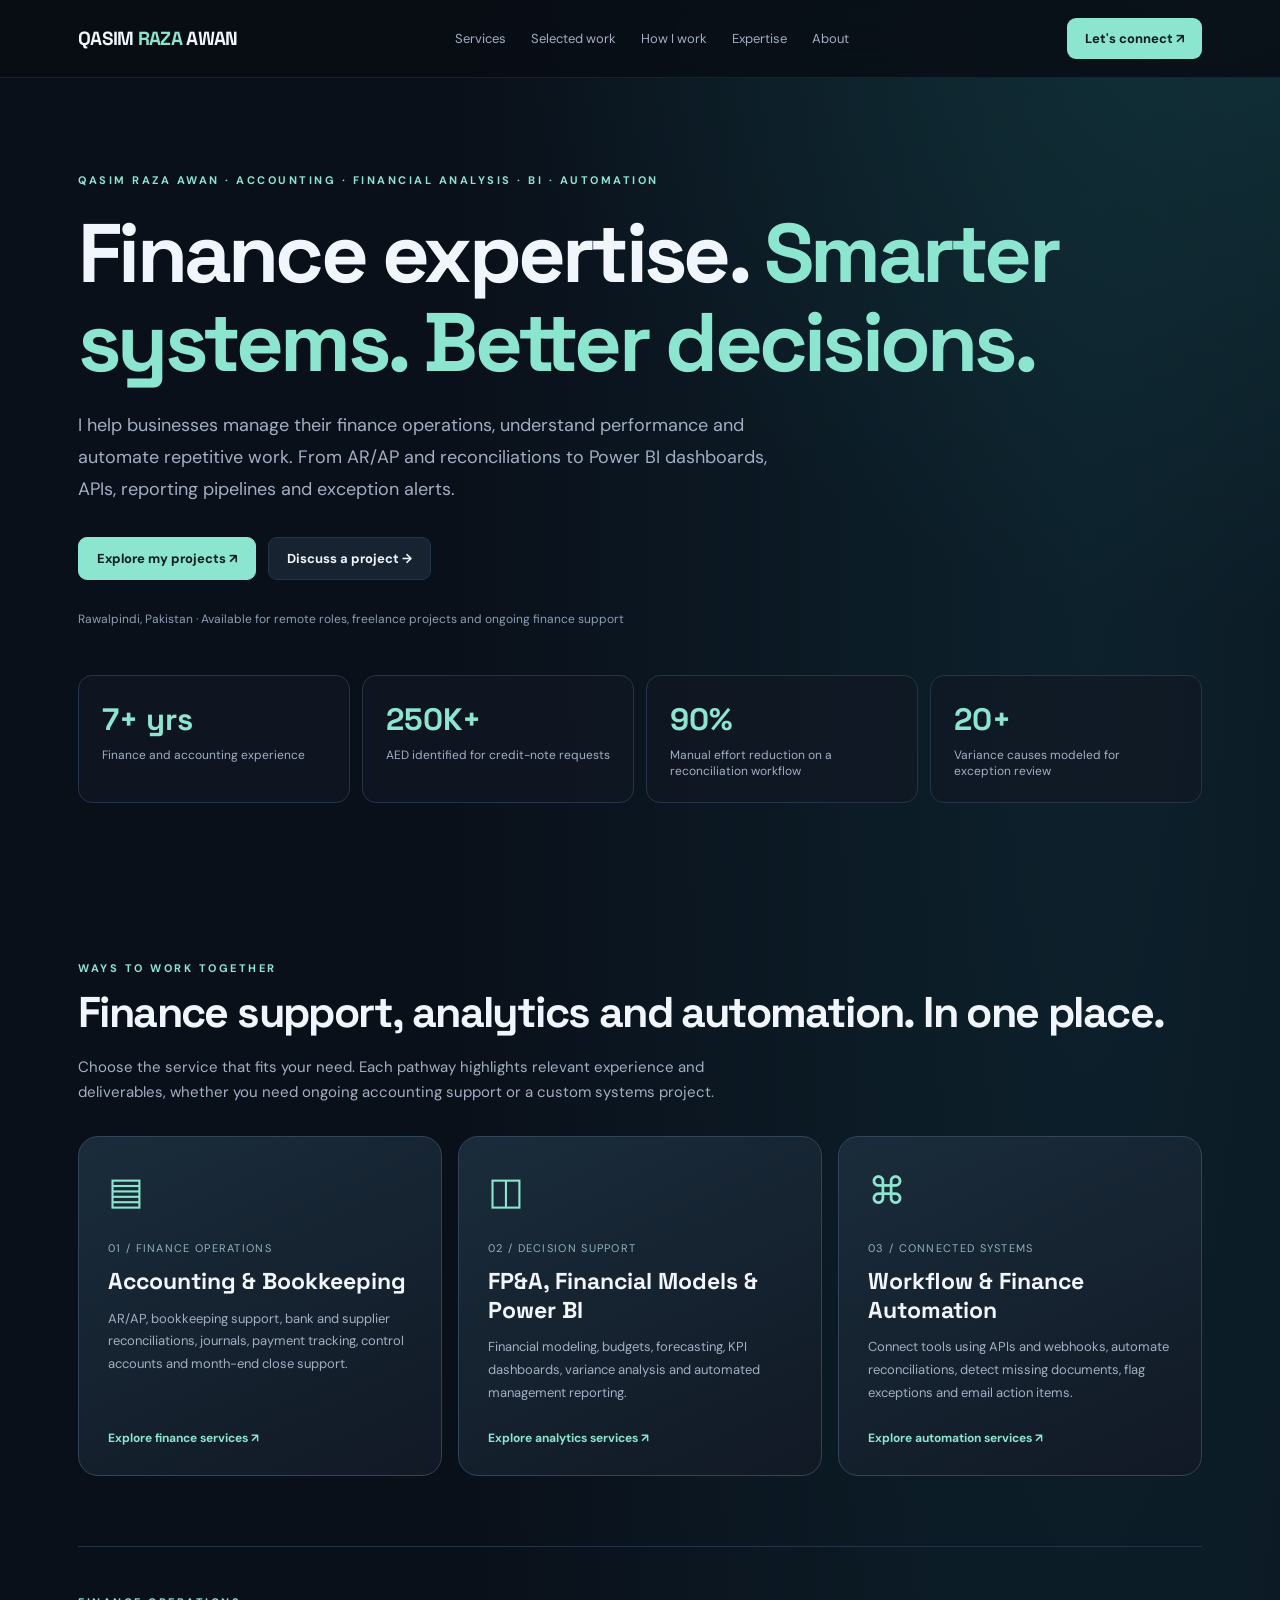
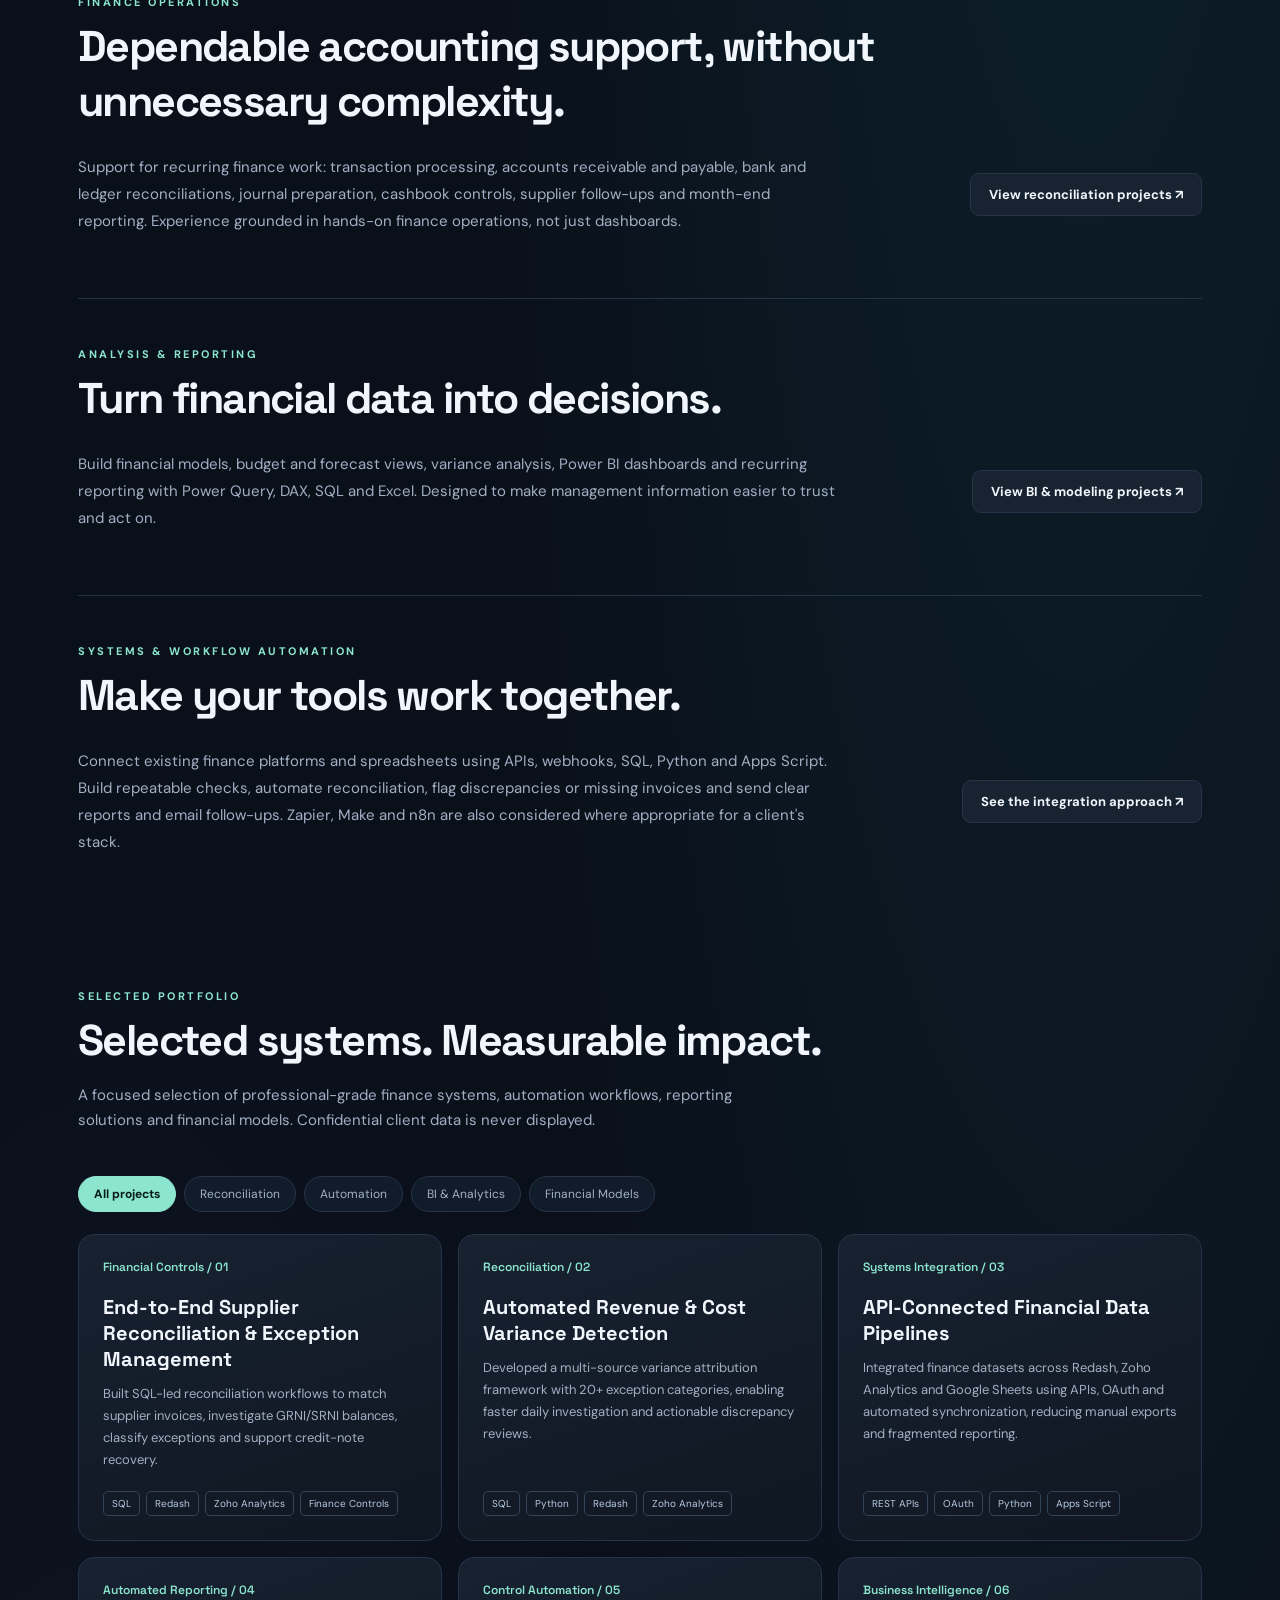
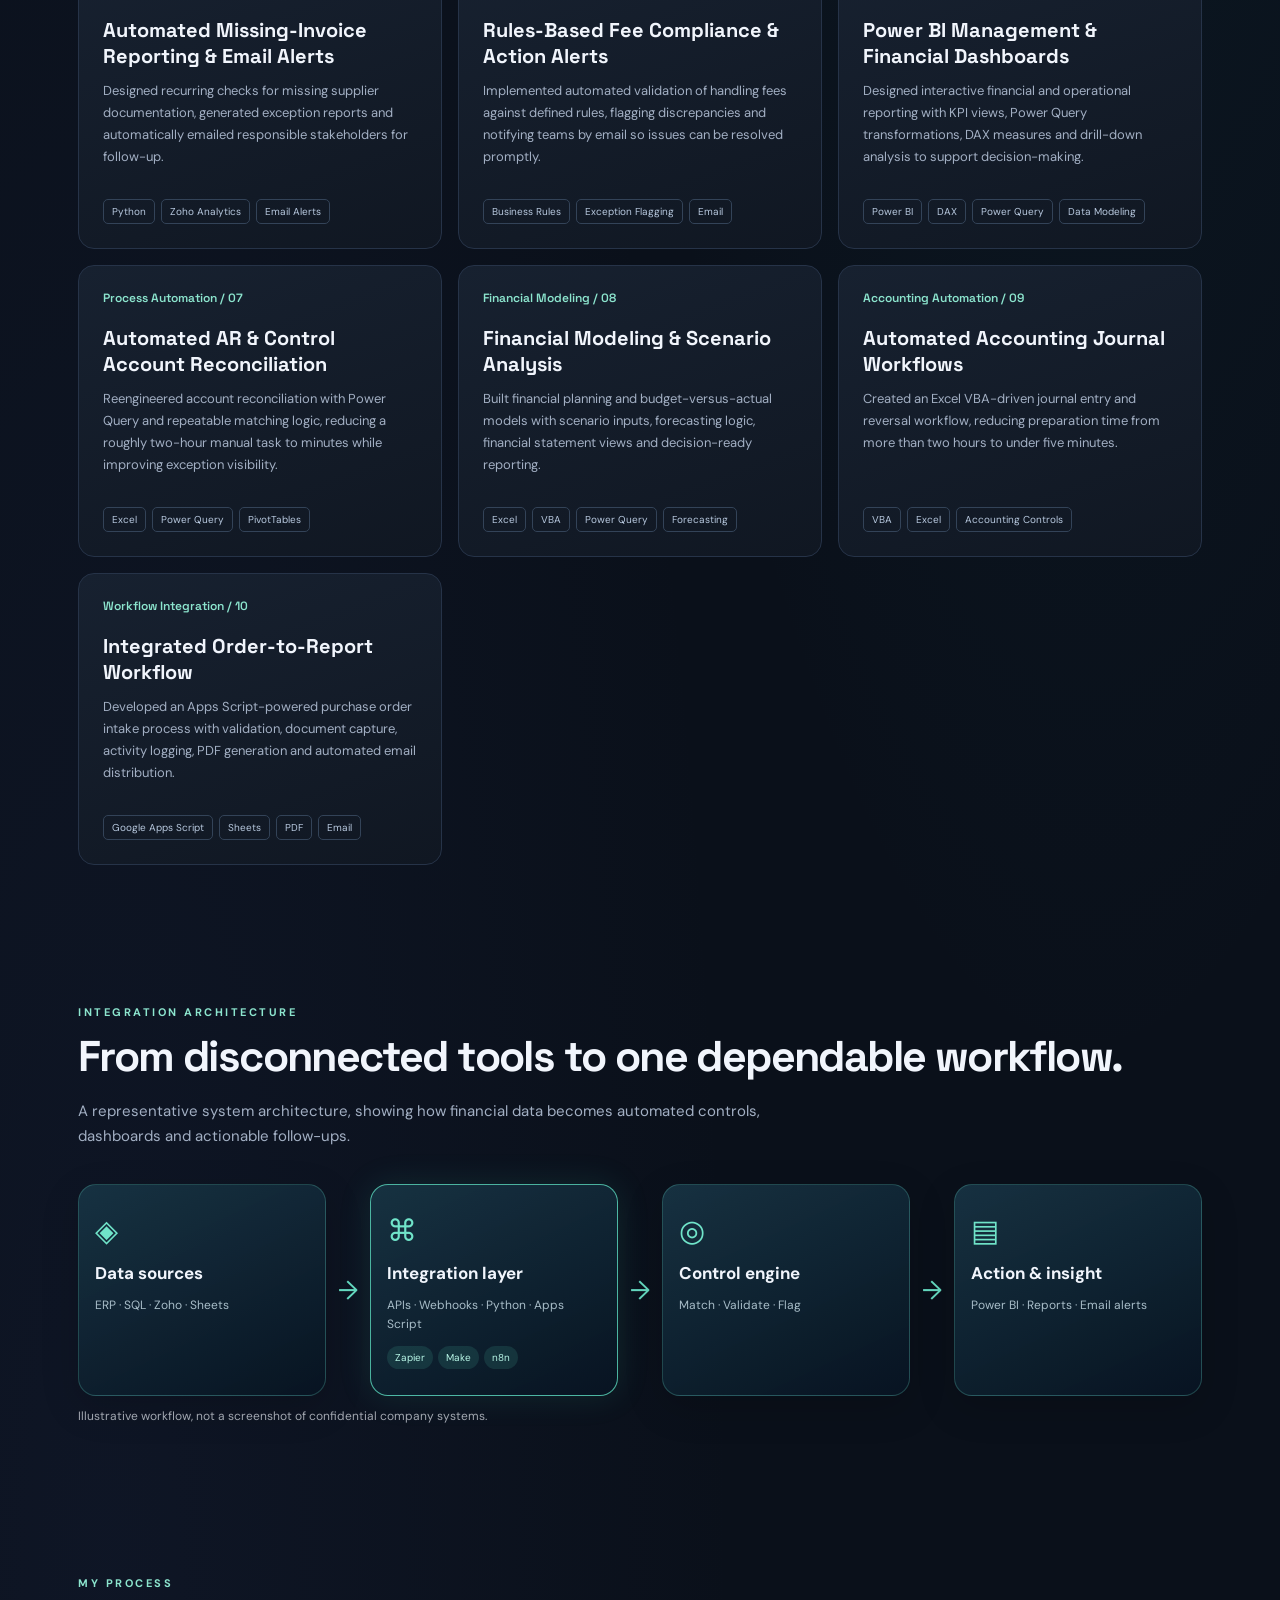
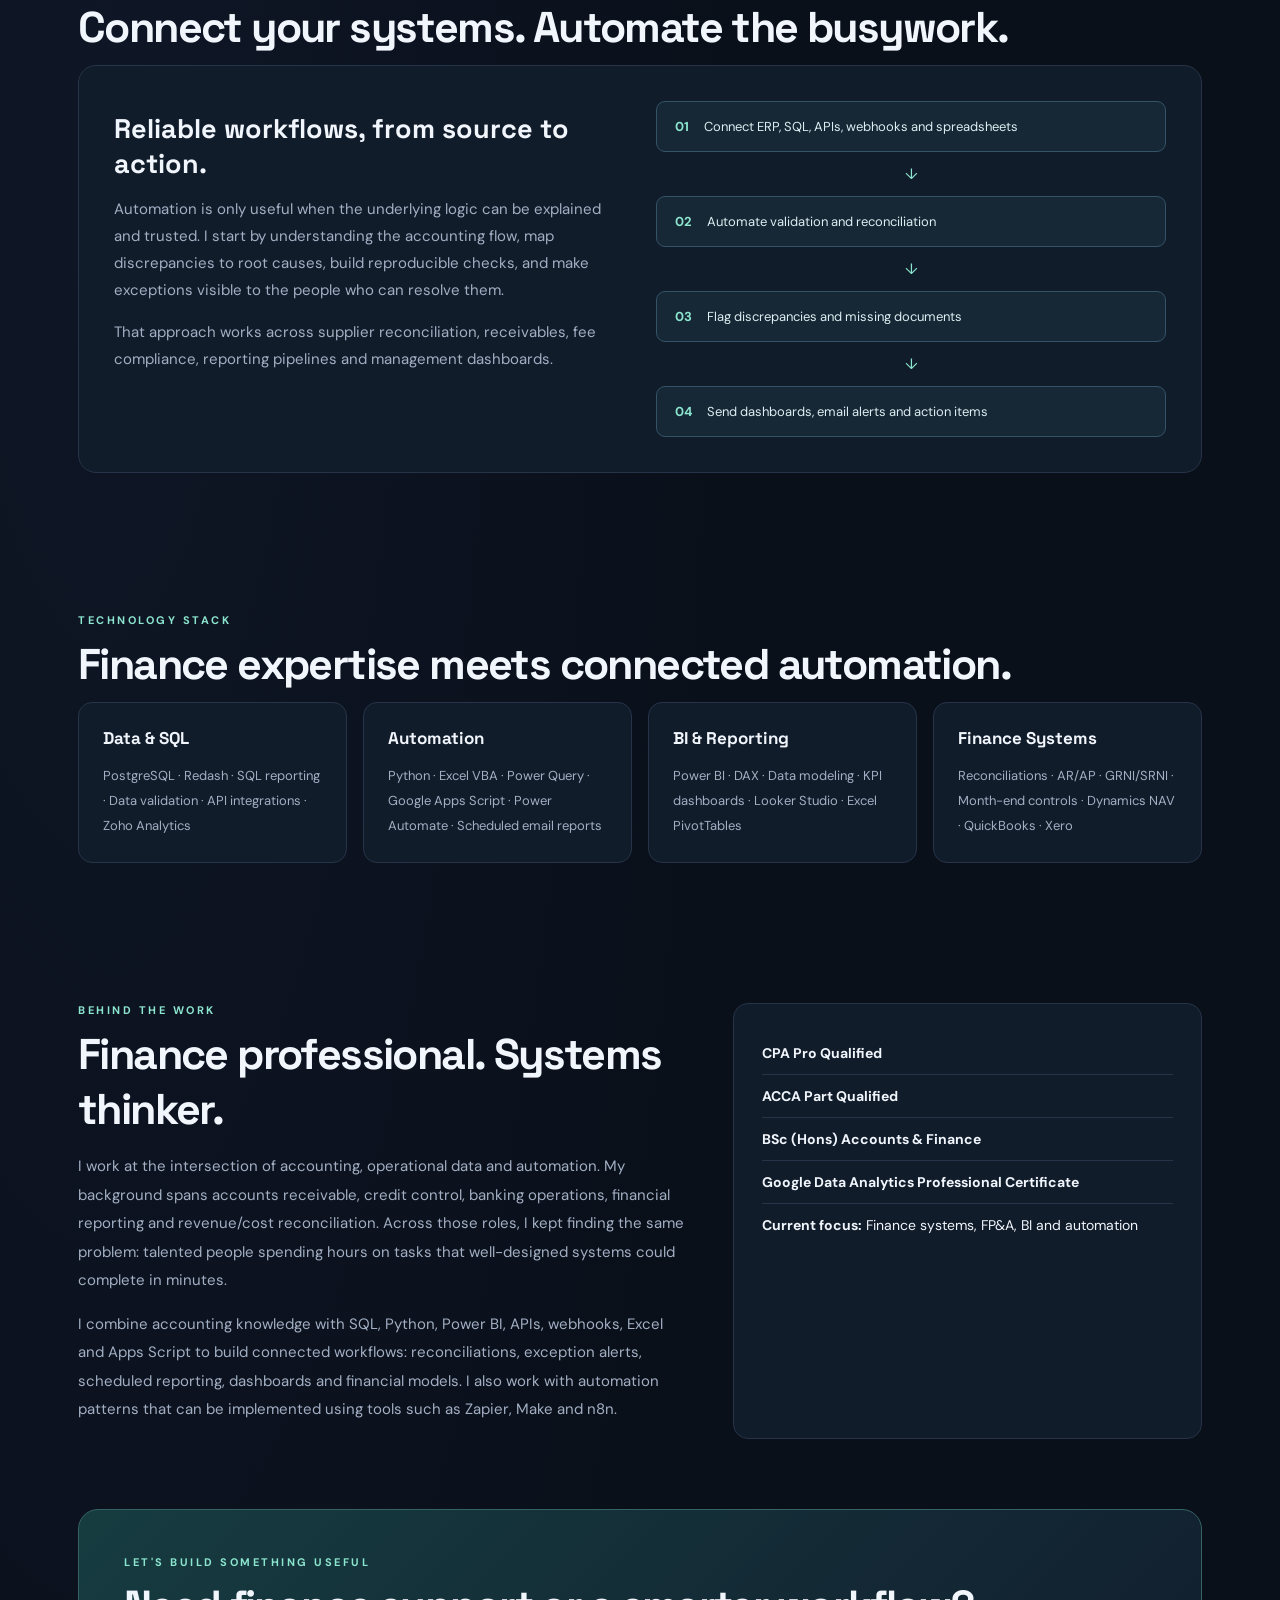
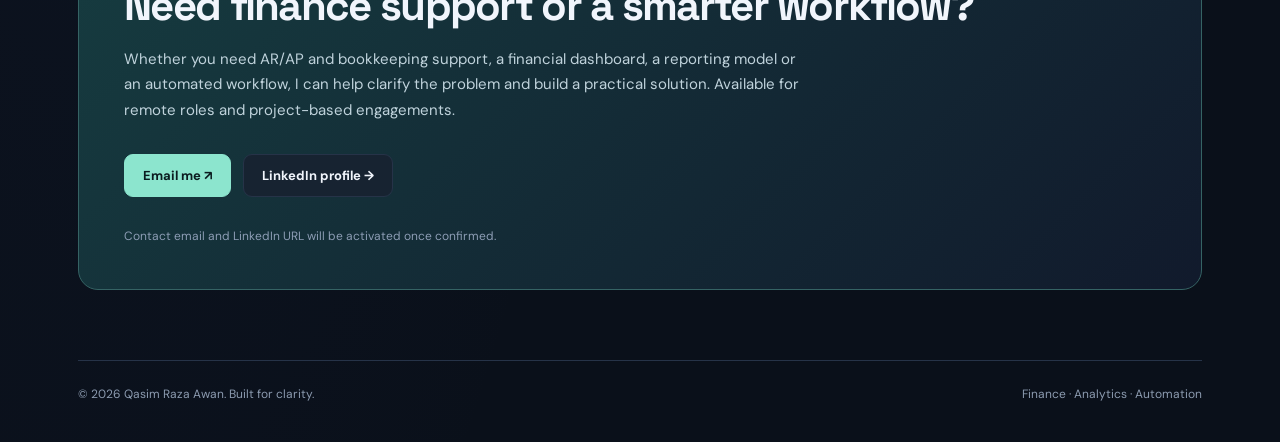
<file: index (1).html>
<!DOCTYPE html>
<html lang="en"><head><meta charset="utf-8"/><meta content="width=device-width, initial-scale=1" name="viewport"/><meta content="Qasim Raza Awan: accounting, AR/AP, financial analysis, Power BI dashboards and connected workflow automation." name="description"/><title>Qasim Raza Awan | Finance, Accounting, BI &amp; Automation</title><link href="https://fonts.googleapis.com" rel="preconnect"/><link crossorigin="" href="https://fonts.gstatic.com" rel="preconnect"/><link href="https://fonts.googleapis.com/css2?family=DM+Sans:wght@400;500;600;700&amp;family=Space+Grotesk:wght@400;500;600;700&amp;display=swap" rel="stylesheet"/><style>:root{--bg:#090d14;--panel:#111824;--panel2:#151e2d;--line:#263348;--text:#f1f5fc;--muted:#a2afc3;--accent:#8cf4d4;--blue:#8caaff}*{box-sizing:border-box}html{scroll-behavior:smooth}body{margin:0;background:var(--bg);color:var(--text);font:15px 'DM Sans',sans-serif}body:before{content:'';position:absolute;top:0;right:0;width:65%;height:680px;background:radial-gradient(ellipse at top right,#153e43 0%,transparent 65%);pointer-events:none;opacity:.55}a{color:inherit;text-decoration:none}button{font:inherit}header{position:sticky;top:0;z-index:10;backdrop-filter:blur(18px);background:#090d14d9;border-bottom:1px solid #2633488c}.nav{max-width:1180px;margin:auto;padding:18px 28px;display:flex;align-items:center;justify-content:space-between;gap:20px}.brand{font:700 19px 'Space Grotesk';letter-spacing:-.7px}.brand span{color:var(--accent)}nav{display:flex;gap:25px;color:var(--muted);font-size:13px}nav a:hover,.foot a:hover{color:var(--accent)}.nav-cta,.btn{display:inline-flex;align-items:center;justify-content:center;gap:10px;border:1px solid var(--line);border-radius:9px;padding:12px 18px;font-weight:700;font-size:13px;transition:.2s}.nav-cta{background:var(--accent);color:#0b1c20;border:0}.btn:hover,.nav-cta:hover{transform:translateY(-2px)}.btn.primary{background:var(--accent);color:#0b1c20;border-color:var(--accent)}.btn.secondary{background:#172331}.wrap{max-width:1180px;margin:auto;padding:0 28px}.hero{padding:108px 0 88px;position:relative}.eyebrow{font-size:11px;font-weight:700;letter-spacing:2.5px;color:var(--accent);text-transform:uppercase}.hero h1{font:700 clamp(43px,6.5vw,83px)/1.07 'Space Grotesk';letter-spacing:-3.6px;max-width:950px;margin:22px 0}.hero h1 em{font-style:normal;color:var(--accent)}.lead{font-size:18px;line-height:1.8;color:var(--muted);max-width:720px}.actions{display:flex;gap:12px;flex-wrap:wrap;margin:31px 0}.hero-note{color:#8d9db5;font-size:12px}.metrics{display:grid;grid-template-columns:repeat(4,1fr);gap:12px;margin:48px 0 0}.metric{padding:23px;border:1px solid var(--line);border-radius:14px;background:#111824a8}.metric strong{display:block;font:700 31px 'Space Grotesk';color:var(--accent)}.metric span{display:block;color:var(--muted);font-size:12px;margin-top:8px}.section{padding:70px 0}.section-head{display:flex;justify-content:space-between;align-items:end;gap:24px;margin-bottom:27px}.section h2{font:700 clamp(30px,4vw,43px) 'Space Grotesk';letter-spacing:-1.6px;margin:10px 0}.section p.intro{color:var(--muted);line-height:1.7;max-width:690px}.filters{display:flex;gap:8px;flex-wrap:wrap;margin:22px 0}.filter{cursor:pointer;border:1px solid var(--line);border-radius:30px;padding:9px 15px;color:var(--muted);background:var(--panel);font-size:12px}.filter.active{background:var(--accent);color:#071c1d;border-color:var(--accent);font-weight:700}.grid{display:grid;grid-template-columns:repeat(3,1fr);gap:16px}.project{display:flex;flex-direction:column;border:1px solid var(--line);background:linear-gradient(160deg,#172130,#101722);border-radius:16px;padding:24px;min-height:292px;transition:.2s}.project:hover{border-color:#659e9d;transform:translateY(-3px)}.project .num{font:600 12px 'Space Grotesk';color:var(--accent)}.project h3{font:700 20px/1.3 'Space Grotesk';margin:19px 0 11px}.project p{color:var(--muted);font-size:13px;line-height:1.7;margin:0}.tags{display:flex;flex-wrap:wrap;gap:6px;margin-top:auto;padding-top:20px}.tag{border:1px solid #334358;border-radius:5px;padding:5px 8px;font-size:10px;color:#b8c9df}.feature{display:grid;grid-template-columns:1fr 1fr;gap:32px;background:var(--panel);border:1px solid var(--line);border-radius:18px;padding:35px}.feature h3{font:700 27px 'Space Grotesk';margin:10px 0}.feature p{color:var(--muted);line-height:1.8}.flowchart{display:flex;flex-direction:column;gap:12px;justify-content:center}.flowstep{padding:16px 18px;border-radius:9px;border:1px solid #345367;background:#162735;color:#dceef1;font-size:13px}.flowstep b{color:var(--accent);margin-right:12px}.arrow{text-align:center;color:var(--accent)}.skills{display:grid;grid-template-columns:repeat(4,1fr);gap:16px}.skill{padding:24px;background:var(--panel);border:1px solid var(--line);border-radius:14px}.skill h3{font:700 17px 'Space Grotesk';margin:0 0 15px}.skill p{font-size:13px;line-height:1.9;color:var(--muted);margin:0}.about{display:grid;grid-template-columns:1.3fr 1fr;gap:45px}.about p{line-height:1.9;color:var(--muted)}.credentials{padding:28px;border:1px solid var(--line);border-radius:15px;background:var(--panel)}.credentials div{padding:12px 0;border-bottom:1px solid var(--line);font-size:14px}.credentials div:last-child{border:0}.contact{background:linear-gradient(135deg,#163c40,#111a2c);border:1px solid #356364;border-radius:20px;padding:45px;margin-bottom:70px}.contact h2{font:700 42px 'Space Grotesk';letter-spacing:-1.7px;margin:10px 0}.contact p{color:#c0d3dc;max-width:680px;line-height:1.7}.foot{padding:25px 0 40px;display:flex;justify-content:space-between;color:#8c9bb0;font-size:12px;border-top:1px solid var(--line)}.foot a{color:#c4d2e4}@media(max-width:900px){.grid{grid-template-columns:repeat(2,1fr)}.skills,.metrics{grid-template-columns:repeat(2,1fr)}.feature,.about{grid-template-columns:1fr}nav{display:none}}@media(max-width:560px){.wrap{padding:0 20px}.nav{padding:15px 20px}.hero{padding:75px 0 50px}.hero h1{letter-spacing:-2px}.lead{font-size:16px}.grid{grid-template-columns:1fr}.metrics{gap:8px}.metric{padding:17px}.metric strong{font-size:25px}.skills{grid-template-columns:1fr}.section{padding:48px 0}.contact{padding:26px}.contact h2{font-size:31px}.foot{flex-direction:column;gap:12px}}@media(prefers-reduced-motion:reduce){html{scroll-behavior:auto}*{transition:none!important}}</style><style>.architecture{display:flex;align-items:stretch;gap:12px;margin:34px 0 12px}.arch-node{flex:1;min-width:0;padding:26px 16px;border:1px solid rgba(99,214,195,.25);border-radius:18px;background:linear-gradient(155deg,rgba(24,54,70,.88),rgba(8,20,34,.96));display:flex;flex-direction:column;gap:12px;box-shadow:0 12px 38px rgba(0,0,0,.16)}.arch-node.featured{border-color:rgba(97,230,199,.75);box-shadow:0 0 34px rgba(56,200,175,.12)}.arch-icon{font-size:30px;color:#70e4c9}.arch-node strong{font-size:17px}.arch-node small{font-size:12px;line-height:1.6;color:#a8bdc8}.arch-join{align-self:center;color:#65d9c0;font-size:26px}.arch-tags{display:flex;gap:5px;flex-wrap:wrap}.arch-tags span{font-size:10px;padding:5px 8px;border-radius:20px;background:rgba(89,213,186,.13);color:#b8f7e7}.arch-note{font-size:12px;opacity:.65}@media(max-width:760px){.architecture{flex-direction:column}.arch-join{transform:rotate(90deg)}}body{background-image:radial-gradient(ellipse at 75% 4%,rgba(26,115,116,.16),transparent 43%),radial-gradient(ellipse at 5% 55%,rgba(43,76,133,.12),transparent 38%)}.hero h1{letter-spacing:-.045em}</style><style>
:root{--bg:#0a101a;--panel:#111c2b;--accent:#8ce5ce;--blue:#b4c6ff}body{background:#0a101a;background-image:radial-gradient(ellipse at 85% 8%,rgba(24,111,126,.18),transparent 42%),radial-gradient(ellipse at 8% 70%,rgba(51,67,130,.11),transparent 38%)}.hero{padding-top:95px}.hero h1{max-width:1050px}.service-grid{display:grid;grid-template-columns:repeat(3,1fr);gap:16px;margin-top:30px}.service-card{display:flex;flex-direction:column;min-height:335px;padding:29px;border:1px solid #314458;border-radius:20px;background:linear-gradient(155deg,#1a2c3b,#111925);transition:transform .2s,border-color .2s}.service-card:hover{transform:translateY(-5px);border-color:#82dcca}.service-icon{font-size:38px;color:var(--accent);margin-bottom:25px}.service-kicker{color:#8fb4bb;font-size:11px;letter-spacing:1.3px;text-transform:uppercase}.service-card h3{font:700 23px/1.25 'Space Grotesk';margin:12px 0}.service-card p{font-size:13px;line-height:1.75;color:var(--muted);margin:0 0 25px}.service-card span{margin-top:auto;color:var(--accent);font-weight:700;font-size:12px}.pathway{border-top:1px solid #243448;padding:48px 0}.pathway h2{max-width:850px}.pathway-inner{display:flex;align-items:center;justify-content:space-between;gap:30px}.pathway-inner p{color:var(--muted);line-height:1.8;max-width:760px}.pathway-inner a{white-space:nowrap}.section:target{scroll-margin-top:90px}@media(max-width:900px){.service-grid{grid-template-columns:1fr}.service-card{min-height:260px}.pathway-inner{display:block}.pathway-inner a{margin-top:10px}}
</style></head><body><header><div class="nav"><a class="brand" href="#top">QASIM <span>RAZA</span> AWAN</a><nav aria-label="Main navigation"><a href="#services">Services</a><a href="#work">Selected work</a><a href="#approach">How I work</a><a href="#expertise">Expertise</a><a href="#about">About</a></nav><a class="nav-cta" href="#contact">Let's connect ↗</a></div></header><main id="top"><div class="wrap"><section class="hero"><div class="eyebrow">Qasim Raza Awan · Accounting · Financial Analysis · BI · Automation</div><h1>Finance expertise. <em>Smarter systems. Better decisions.</em></h1><p class="lead">I help businesses manage their finance operations, understand performance and automate repetitive work. From AR/AP and reconciliations to Power BI dashboards, APIs, reporting pipelines and exception alerts.</p><div class="actions"><a class="btn primary" href="#work">Explore my projects ↗</a><a class="btn secondary" href="#contact">Discuss a project →</a></div><div class="hero-note">Rawalpindi, Pakistan · Available for remote roles, freelance projects and ongoing finance support</div><div class="metrics"><div class="metric"><strong>7+ yrs</strong><span>Finance and accounting experience</span></div><div class="metric"><strong>250K+</strong><span>AED identified for credit-note requests</span></div><div class="metric"><strong>90%</strong><span>Manual effort reduction on a reconciliation workflow</span></div><div class="metric"><strong>20+</strong><span>Variance causes modeled for exception review</span></div></div></section><section class="section" id="services"><div class="eyebrow">Ways to work together</div><h2>Finance support, analytics and automation. In one place.</h2><p class="intro">Choose the service that fits your need. Each pathway highlights relevant experience and deliverables, whether you need ongoing accounting support or a custom systems project.</p><div class="service-grid"><a class="service-card" href="#finance-services"><div class="service-icon">▤</div><div class="service-kicker">01 / Finance operations</div><h3>Accounting &amp; Bookkeeping</h3><p>AR/AP, bookkeeping support, bank and supplier reconciliations, journals, payment tracking, control accounts and month-end close support.</p><span>Explore finance services ↗</span></a><a class="service-card" href="#analytics-services"><div class="service-icon">◫</div><div class="service-kicker">02 / Decision support</div><h3>FP&amp;A, Financial Models &amp; Power BI</h3><p>Financial modeling, budgets, forecasting, KPI dashboards, variance analysis and automated management reporting.</p><span>Explore analytics services ↗</span></a><a class="service-card" href="#automation-services"><div class="service-icon">⌘</div><div class="service-kicker">03 / Connected systems</div><h3>Workflow &amp; Finance Automation</h3><p>Connect tools using APIs and webhooks, automate reconciliations, detect missing documents, flag exceptions and email action items.</p><span>Explore automation services ↗</span></a></div></section><section class="section pathway" id="finance-services"><div class="eyebrow">Finance operations</div><h2>Dependable accounting support, without unnecessary complexity.</h2><div class="pathway-inner"><p>Support for recurring finance work: transaction processing, accounts receivable and payable, bank and ledger reconciliations, journal preparation, cashbook controls, supplier follow-ups and month-end reporting. Experience grounded in hands-on finance operations, not just dashboards.</p><a class="btn secondary" data-go-filter="recon" href="#work">View reconciliation projects ↗</a></div></section><section class="section pathway" id="analytics-services"><div class="eyebrow">Analysis &amp; reporting</div><h2>Turn financial data into decisions.</h2><div class="pathway-inner"><p>Build financial models, budget and forecast views, variance analysis, Power BI dashboards and recurring reporting with Power Query, DAX, SQL and Excel. Designed to make management information easier to trust and act on.</p><a class="btn secondary" data-go-filter="bi" href="#work">View BI &amp; modeling projects ↗</a></div></section><section class="section pathway" id="automation-services"><div class="eyebrow">Systems &amp; workflow automation</div><h2>Make your tools work together.</h2><div class="pathway-inner"><p>Connect existing finance platforms and spreadsheets using APIs, webhooks, SQL, Python and Apps Script. Build repeatable checks, automate reconciliation, flag discrepancies or missing invoices and send clear reports and email follow-ups. Zapier, Make and n8n are also considered where appropriate for a client's stack.</p><a class="btn secondary" href="#architecture">See the integration approach ↗</a></div></section><section class="section" id="work"><div class="section-head"><div><div class="eyebrow">Selected portfolio</div><h2>Selected systems. Measurable impact.</h2><p class="intro">A focused selection of professional-grade finance systems, automation workflows, reporting solutions and financial models. Confidential client data is never displayed.</p></div></div><div aria-label="Filter projects" class="filters" id="filters"><button class="filter active" data-filter="all">All projects</button><button class="filter" data-filter="recon">Reconciliation</button><button class="filter" data-filter="automation">Automation</button><button class="filter" data-filter="bi">BI &amp; Analytics</button><button class="filter" data-filter="finance">Financial Models</button></div><div class="grid" id="projects"></div></section><section class="section" id="architecture"><div class="eyebrow">Integration architecture</div><h2>From disconnected tools to one dependable workflow.</h2><p class="intro">A representative system architecture, showing how financial data becomes automated controls, dashboards and actionable follow-ups.</p><div class="architecture"><div class="arch-node"><span class="arch-icon">◈</span><strong>Data sources</strong><small>ERP · SQL · Zoho · Sheets</small></div><div class="arch-join">→</div><div class="arch-node featured"><span class="arch-icon">⌘</span><strong>Integration layer</strong><small>APIs · Webhooks · Python · Apps Script</small><div class="arch-tags"><span>Zapier</span><span>Make</span><span>n8n</span></div></div><div class="arch-join">→</div><div class="arch-node"><span class="arch-icon">◎</span><strong>Control engine</strong><small>Match · Validate · Flag</small></div><div class="arch-join">→</div><div class="arch-node"><span class="arch-icon">▤</span><strong>Action &amp; insight</strong><small>Power BI · Reports · Email alerts</small></div></div><p class="arch-note">Illustrative workflow, not a screenshot of confidential company systems.</p></section><section class="section" id="approach"><div class="eyebrow">My process</div><h2>Connect your systems. Automate the busywork.</h2><div class="feature"><div><h3>Reliable workflows, from source to action.</h3><p>Automation is only useful when the underlying logic can be explained and trusted. I start by understanding the accounting flow, map discrepancies to root causes, build reproducible checks, and make exceptions visible to the people who can resolve them.</p><p>That approach works across supplier reconciliation, receivables, fee compliance, reporting pipelines and management dashboards.</p></div><div aria-label="Workflow diagram" class="flowchart"><div class="flowstep"><b>01</b> Connect ERP, SQL, APIs, webhooks and spreadsheets</div><div class="arrow">↓</div><div class="flowstep"><b>02</b> Automate validation and reconciliation</div><div class="arrow">↓</div><div class="flowstep"><b>03</b> Flag discrepancies and missing documents</div><div class="arrow">↓</div><div class="flowstep"><b>04</b> Send dashboards, email alerts and action items</div></div></div></section><section class="section" id="expertise"><div class="eyebrow">Technology stack</div><h2>Finance expertise meets connected automation.</h2><div class="skills"><div class="skill"><h3>Data &amp; SQL</h3><p>PostgreSQL · Redash · SQL reporting · Data validation · API integrations · Zoho Analytics</p></div><div class="skill"><h3>Automation</h3><p>Python · Excel VBA · Power Query · Google Apps Script · Power Automate · Scheduled email reports</p></div><div class="skill"><h3>BI &amp; Reporting</h3><p>Power BI · DAX · Data modeling · KPI dashboards · Looker Studio · Excel PivotTables</p></div><div class="skill"><h3>Finance Systems</h3><p>Reconciliations · AR/AP · GRNI/SRNI · Month-end controls · Dynamics NAV · QuickBooks · Xero</p></div></div></section><section class="section" id="about"><div class="about"><div><div class="eyebrow">Behind the work</div><h2>Finance professional. Systems thinker.</h2><p>I work at the intersection of accounting, operational data and automation. My background spans accounts receivable, credit control, banking operations, financial reporting and revenue/cost reconciliation. Across those roles, I kept finding the same problem: talented people spending hours on tasks that well-designed systems could complete in minutes.</p><p>I combine accounting knowledge with SQL, Python, Power BI, APIs, webhooks, Excel and Apps Script to build connected workflows: reconciliations, exception alerts, scheduled reporting, dashboards and financial models. I also work with automation patterns that can be implemented using tools such as Zapier, Make and n8n.</p></div><div class="credentials"><div><strong>CPA Pro Qualified</strong></div><div><strong>ACCA Part Qualified</strong></div><div><strong>BSc (Hons) Accounts &amp; Finance</strong></div><div><strong>Google Data Analytics Professional Certificate</strong></div><div><strong>Current focus:</strong> Finance systems, FP&amp;A, BI and automation</div></div></div></section><section class="contact" id="contact"><div class="eyebrow">Let's build something useful</div><h2>Need finance support or a smarter workflow?</h2><p>Whether you need AR/AP and bookkeeping support, a financial dashboard, a reporting model or an automated workflow, I can help clarify the problem and build a practical solution. Available for remote roles and project-based engagements.</p><div class="actions"><a class="btn primary" href="mailto:YOUR_EMAIL@example.com?subject=Portfolio%20inquiry" id="emailLink">Email me ↗</a><a class="btn secondary" href="#contact" id="linkedInLink" title="Add your LinkedIn URL in site settings">LinkedIn profile →</a></div><div class="hero-note">Contact email and LinkedIn URL will be activated once confirmed.</div></section><footer class="foot"><span>© <span id="year"></span> Qasim Raza Awan. Built for clarity.</span><span>Finance · Analytics · Automation</span></footer></div></main><script>const CONFIG={email:'YOUR_EMAIL@example.com',linkedin:''};const projects=[["End-to-End Supplier Reconciliation & Exception Management","Built SQL-led reconciliation workflows to match supplier invoices, investigate GRNI/SRNI balances, classify exceptions and support credit-note recovery.","Financial Controls","recon automation","SQL, Redash, Zoho Analytics, Finance Controls"],["Automated Revenue & Cost Variance Detection","Developed a multi-source variance attribution framework with 20+ exception categories, enabling faster daily investigation and actionable discrepancy reviews.","Reconciliation","recon automation","SQL, Python, Redash, Zoho Analytics"],["API-Connected Financial Data Pipelines","Integrated finance datasets across Redash, Zoho Analytics and Google Sheets using APIs, OAuth and automated synchronization, reducing manual exports and fragmented reporting.","Systems Integration","automation","REST APIs, OAuth, Python, Apps Script"],["Automated Missing-Invoice Reporting & Email Alerts","Designed recurring checks for missing supplier documentation, generated exception reports and automatically emailed responsible stakeholders for follow-up.","Automated Reporting","automation recon","Python, Zoho Analytics, Email Alerts"],["Rules-Based Fee Compliance & Action Alerts","Implemented automated validation of handling fees against defined rules, flagging discrepancies and notifying teams by email so issues can be resolved promptly.","Control Automation","automation recon","Business Rules, Exception Flagging, Email"],["Power BI Management & Financial Dashboards","Designed interactive financial and operational reporting with KPI views, Power Query transformations, DAX measures and drill-down analysis to support decision-making.","Business Intelligence","bi","Power BI, DAX, Power Query, Data Modeling"],["Automated AR & Control Account Reconciliation","Reengineered account reconciliation with Power Query and repeatable matching logic, reducing a roughly two-hour manual task to minutes while improving exception visibility.","Process Automation","recon automation","Excel, Power Query, PivotTables"],["Financial Modeling & Scenario Analysis","Built financial planning and budget-versus-actual models with scenario inputs, forecasting logic, financial statement views and decision-ready reporting.","Financial Modeling","finance bi","Excel, VBA, Power Query, Forecasting"],["Automated Accounting Journal Workflows","Created an Excel VBA-driven journal entry and reversal workflow, reducing preparation time from more than two hours to under five minutes.","Accounting Automation","automation","VBA, Excel, Accounting Controls"],["Integrated Order-to-Report Workflow","Developed an Apps Script-powered purchase order intake process with validation, document capture, activity logging, PDF generation and automated email distribution.","Workflow Integration","automation","Google Apps Script, Sheets, PDF, Email"]];const root=document.getElementById('projects');function render(filter='all'){root.innerHTML=projects.filter(p=>filter==='all'||p[3].split(' ').includes(filter)).map((p,i)=>`<article class="project"><span class="num">${p[2]} / ${String(i+1).padStart(2,'0')}</span><h3>${p[0]}</h3><p>${p[1]}</p><div class="tags">${p[4].split(', ').map(t=>`<span class="tag">${t}</span>`).join('')}</div></article>`).join('')}render();document.querySelectorAll('.filter').forEach(b=>b.addEventListener('click',()=>{document.querySelectorAll('.filter').forEach(x=>x.classList.remove('active'));b.classList.add('active');render(b.dataset.filter)}));document.getElementById('year').textContent=new Date().getFullYear();document.getElementById('emailLink').href='mailto:'+CONFIG.email+'?subject=Portfolio%20inquiry';if(CONFIG.linkedin){document.getElementById('linkedInLink').href=CONFIG.linkedin;document.getElementById('linkedInLink').target='_blank';document.getElementById('linkedInLink').rel='noopener noreferrer'}</script><script>document.querySelectorAll('[data-go-filter]').forEach(a=>a.addEventListener('click',()=>{const b=document.querySelector('.filter[data-filter="'+a.dataset.goFilter+'"]');if(b)b.click()}));</script></body></html>
</file>
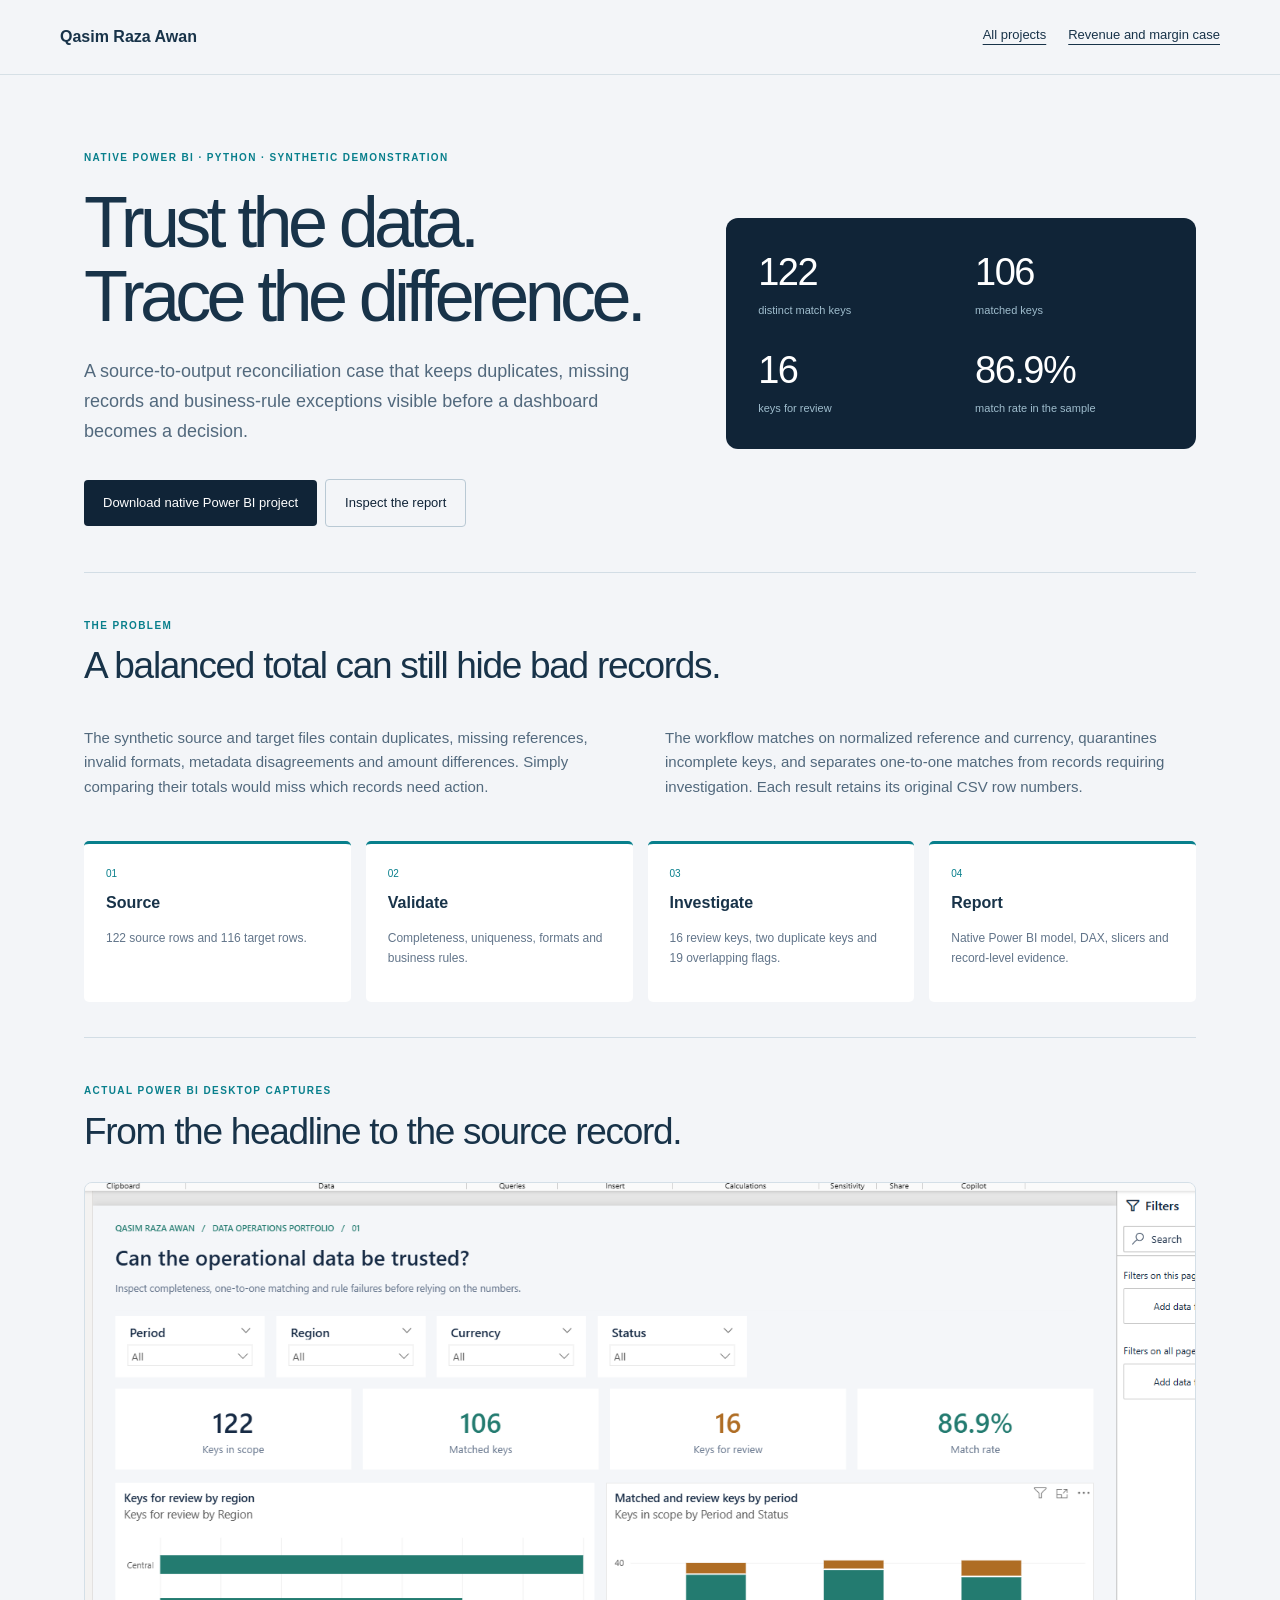
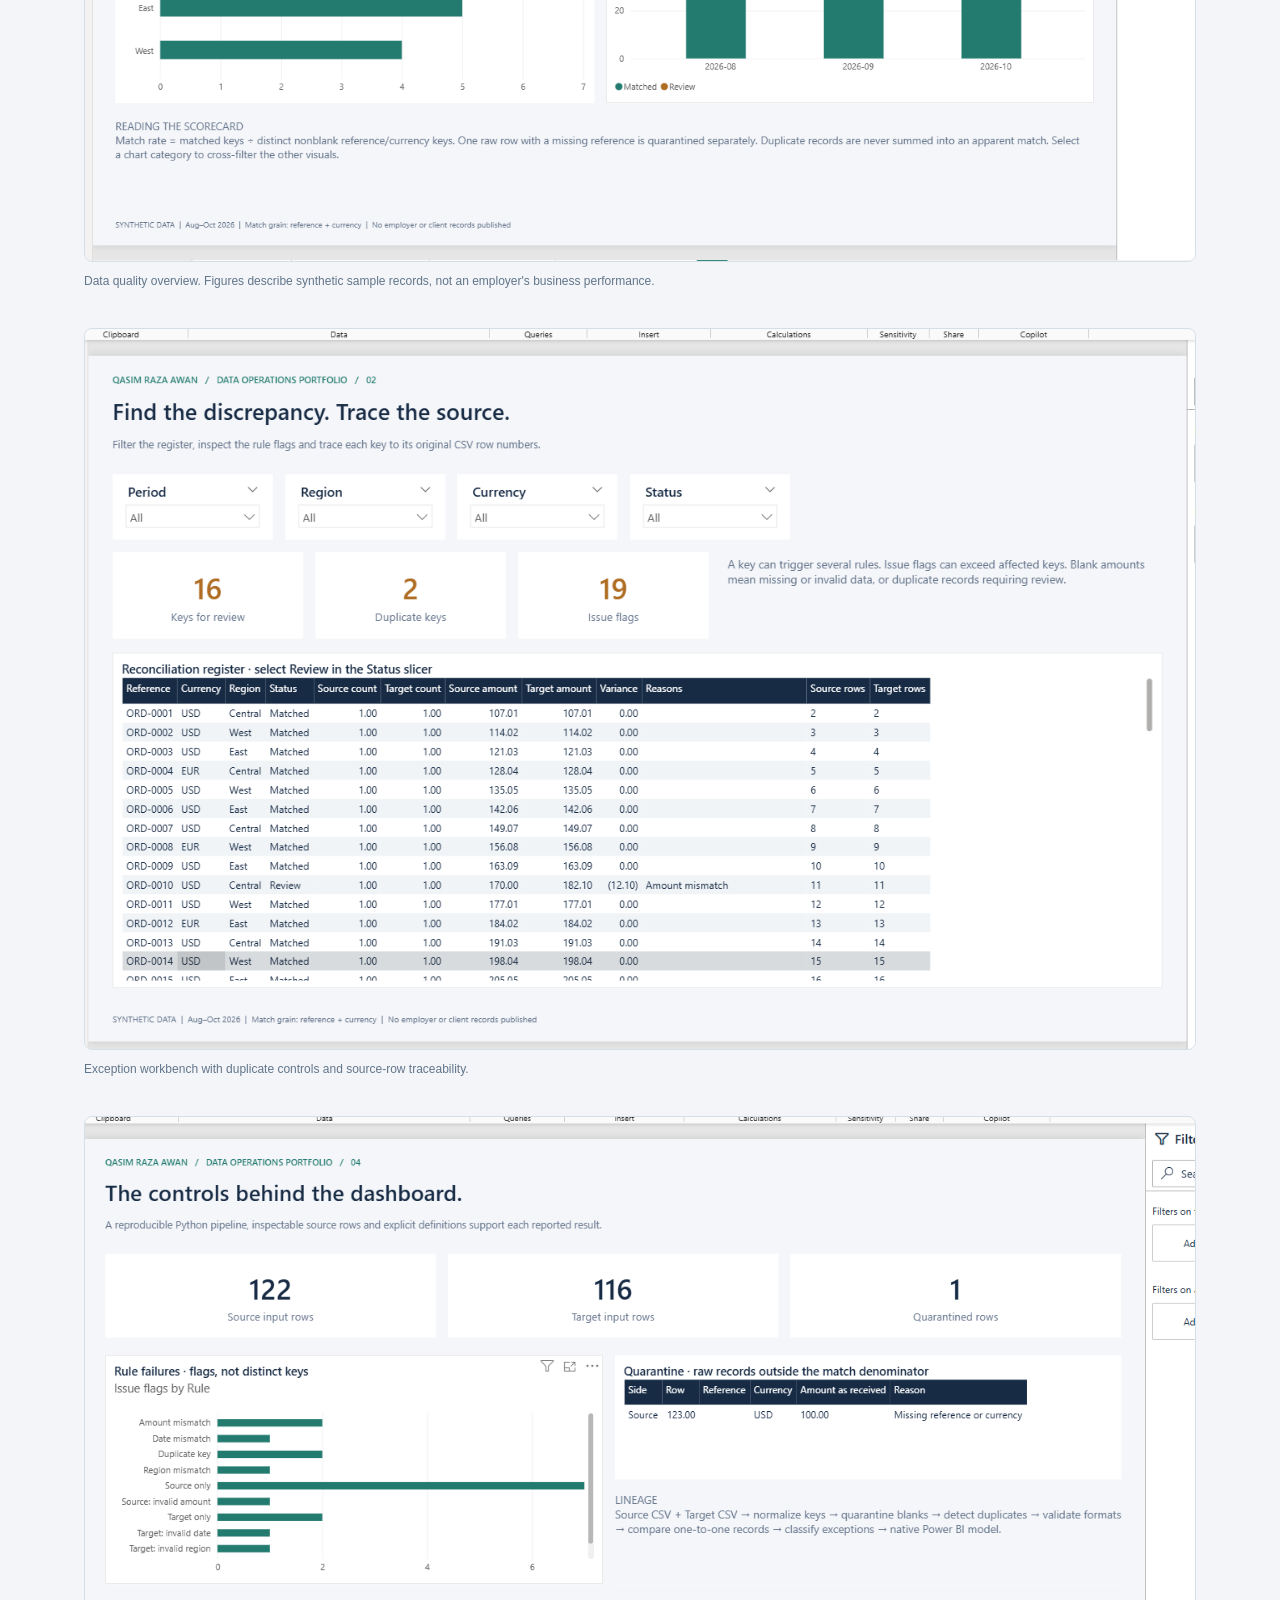
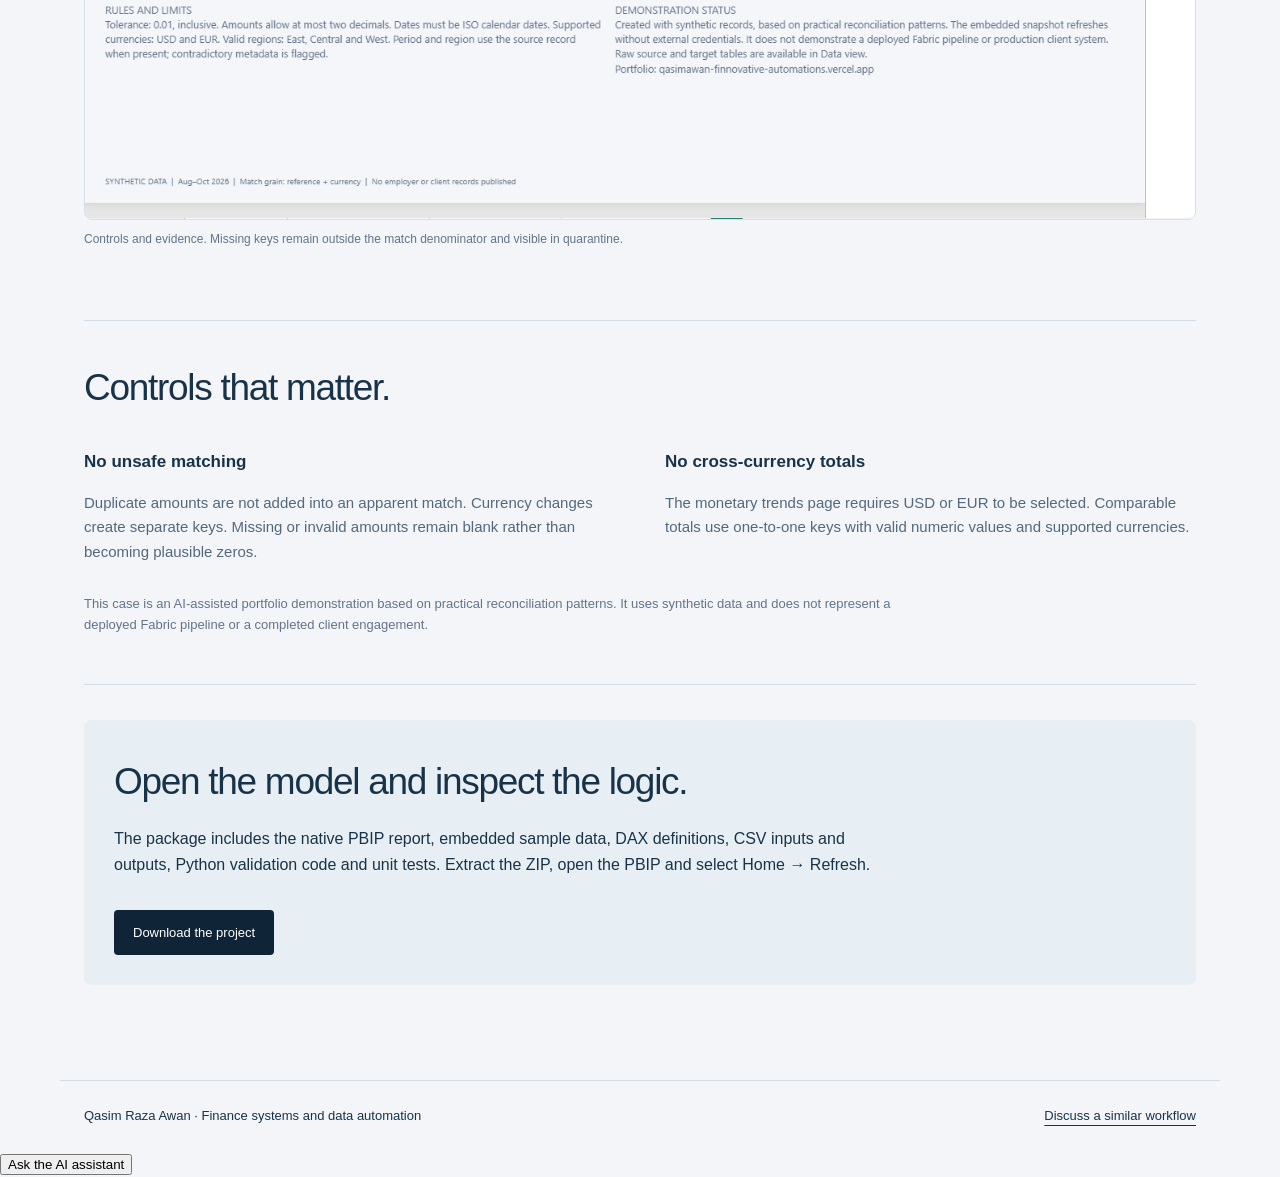
<file: projects/data-operations.html>
<!doctype html><html lang="en"><head><meta charset="utf-8"><meta name="viewport" content="width=device-width,initial-scale=1"><title>Data quality and reconciliation | Qasim Raza Awan</title><meta name="description" content="Native Power BI portfolio demonstration with Python validation, source tracing, exception review and currency controls. Synthetic data."><link rel="stylesheet" href="../analytics-cases.css"></head><body class="analytics-page"><a class="skip" href="#main">Skip to case study</a><header><a href="../">Qasim Raza Awan</a><nav><a href="./">All projects</a><a href="meridian-margin.html">Revenue and margin case</a></nav></header><main id="main"><section class="analytics-hero"><div><p class="kicker">Native Power BI · Python · Synthetic demonstration</p><h1>Trust the data.<br>Trace the difference.</h1><p class="lead">A source-to-output reconciliation case that keeps duplicates, missing records and business-rule exceptions visible before a dashboard becomes a decision.</p><a class="cta" href="../downloads/Qasim_Data_Operations_PowerBI_Project.zip" download>Download native Power BI project</a><a class="cta secondary" href="#screenshots">Inspect the report</a></div><div class="metric-panel"><div><strong>122</strong><span>distinct match keys</span></div><div><strong>106</strong><span>matched keys</span></div><div><strong>16</strong><span>keys for review</span></div><div><strong>86.9%</strong><span>match rate in the sample</span></div></div></section><section class="story"><p class="kicker">The problem</p><h2>A balanced total can still hide bad records.</h2><div class="columns"><p>The synthetic source and target files contain duplicates, missing references, invalid formats, metadata disagreements and amount differences. Simply comparing their totals would miss which records need action.</p><p>The workflow matches on normalized reference and currency, quarantines incomplete keys, and separates one-to-one matches from records requiring investigation. Each result retains its original CSV row numbers.</p></div><div class="flow"><div><small>01</small><strong>Source</strong><p>122 source rows and 116 target rows.</p></div><div><small>02</small><strong>Validate</strong><p>Completeness, uniqueness, formats and business rules.</p></div><div><small>03</small><strong>Investigate</strong><p>16 review keys, two duplicate keys and 19 overlapping flags.</p></div><div><small>04</small><strong>Report</strong><p>Native Power BI model, DAX, slicers and record-level evidence.</p></div></div></section><section class="story" id="screenshots"><p class="kicker">Actual Power BI Desktop captures</p><h2>From the headline to the source record.</h2><figure><a href="../project-media/data-operations/overview.png"><img src="../project-media/data-operations/overview.png" alt="Power BI overview showing 122 keys, 106 matches, 16 reviews and an 86.9 percent match rate" width="1427" height="871" loading="lazy"></a><figcaption>Data quality overview. Figures describe synthetic sample records, not an employer's business performance.</figcaption></figure><figure><a href="../project-media/data-operations/exceptions.png"><img src="../project-media/data-operations/exceptions.png" alt="Native Power BI reconciliation register with amounts, rule flags and source row references" loading="lazy"></a><figcaption>Exception workbench with duplicate controls and source-row traceability.</figcaption></figure><figure><a href="../project-media/data-operations/controls.png"><img src="../project-media/data-operations/controls.png" alt="Power BI controls page showing 122 source records, 116 target records and one quarantined row" loading="lazy"></a><figcaption>Controls and evidence. Missing keys remain outside the match denominator and visible in quarantine.</figcaption></figure></section><section class="story"><h2>Controls that matter.</h2><div class="columns"><div><h3>No unsafe matching</h3><p>Duplicate amounts are not added into an apparent match. Currency changes create separate keys. Missing or invalid amounts remain blank rather than becoming plausible zeros.</p></div><div><h3>No cross-currency totals</h3><p>The monetary trends page requires USD or EUR to be selected. Comparable totals use one-to-one keys with valid numeric values and supported currencies.</p></div></div><p class="note">This case is an AI-assisted portfolio demonstration based on practical reconciliation patterns. It uses synthetic data and does not represent a deployed Fabric pipeline or a completed client engagement.</p></section><section class="story"><div class="download-panel"><h2>Open the model and inspect the logic.</h2><p>The package includes the native PBIP report, embedded sample data, DAX definitions, CSV inputs and outputs, Python validation code and unit tests. Extract the ZIP, open the PBIP and select Home → Refresh.</p><a class="cta" href="../downloads/Qasim_Data_Operations_PowerBI_Project.zip" download>Download the project</a></div></section></main><footer><span>Qasim Raza Awan · Finance systems and data automation</span><a href="mailto:qraza543@gmail.com">Discuss a similar workflow</a></footer><script src="../portfolio-assistant.js?v=20261115gptoss3" defer></script></body></html>
</file>
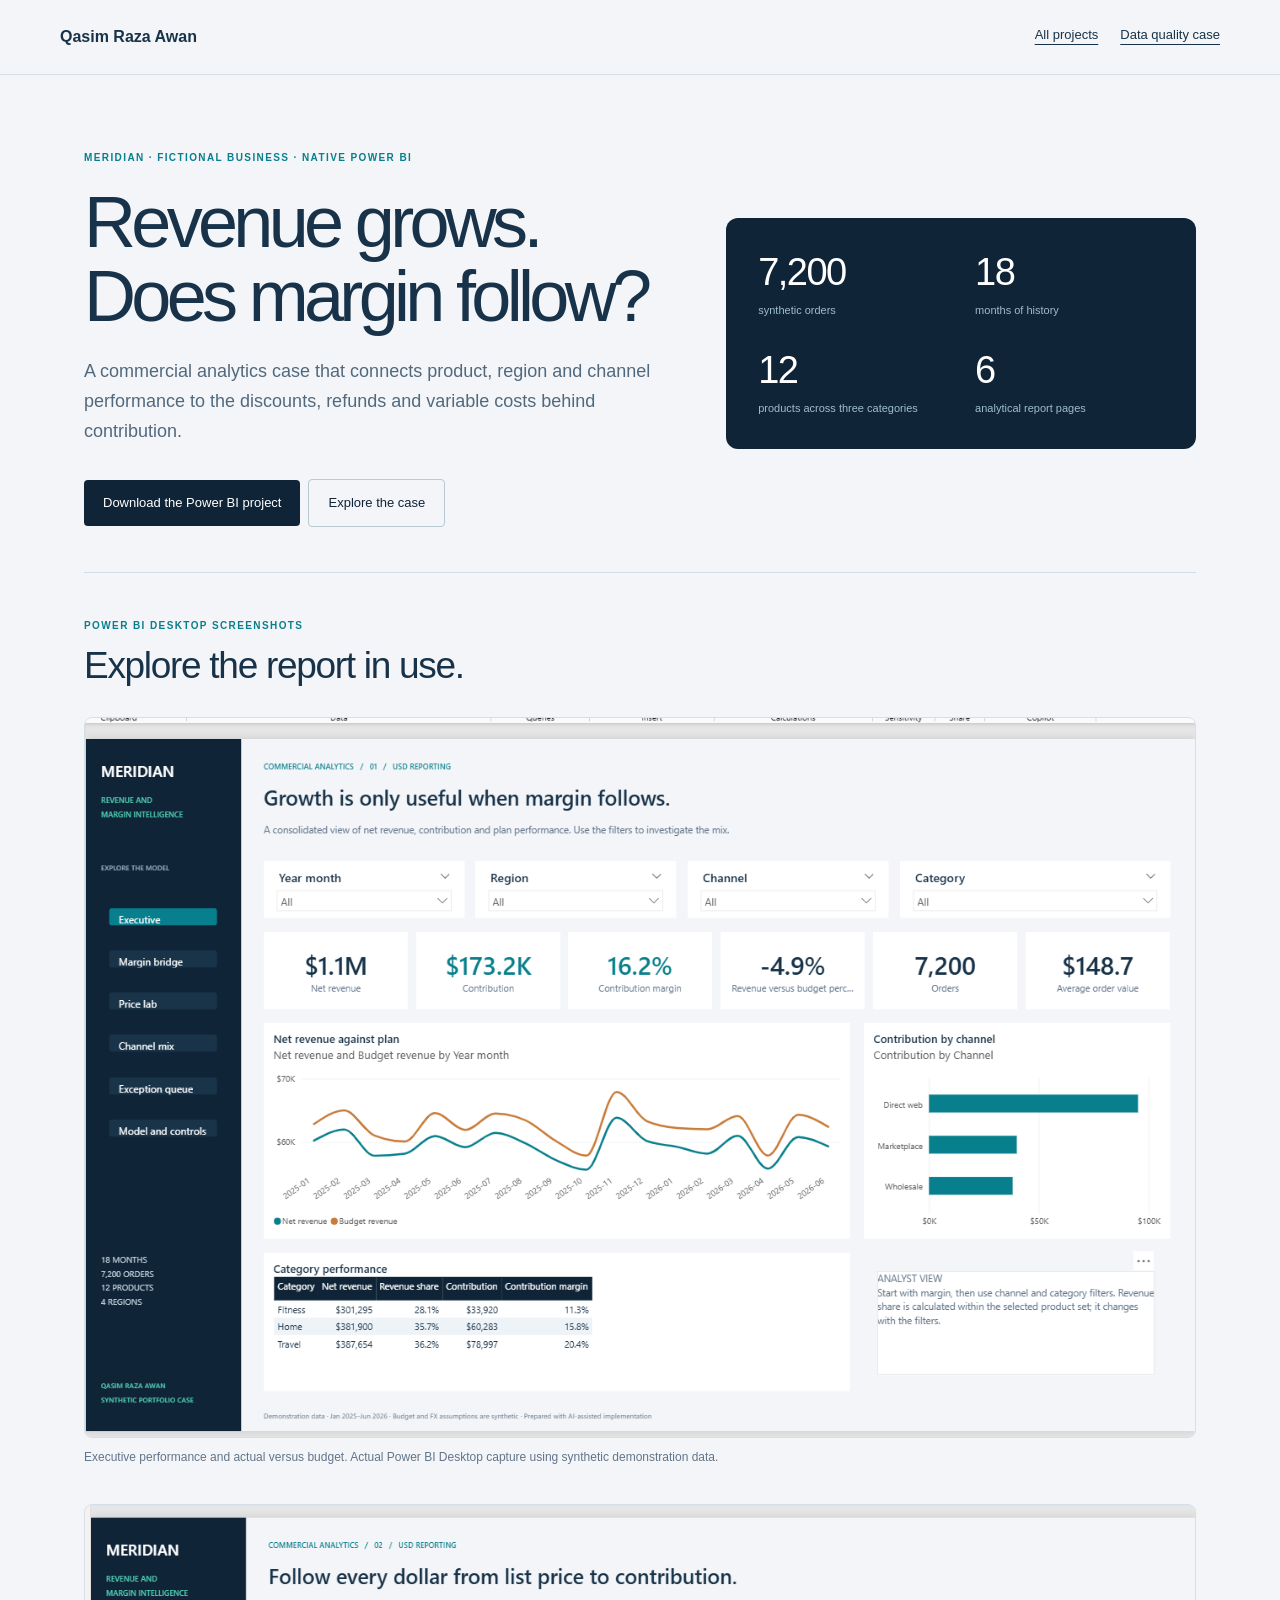
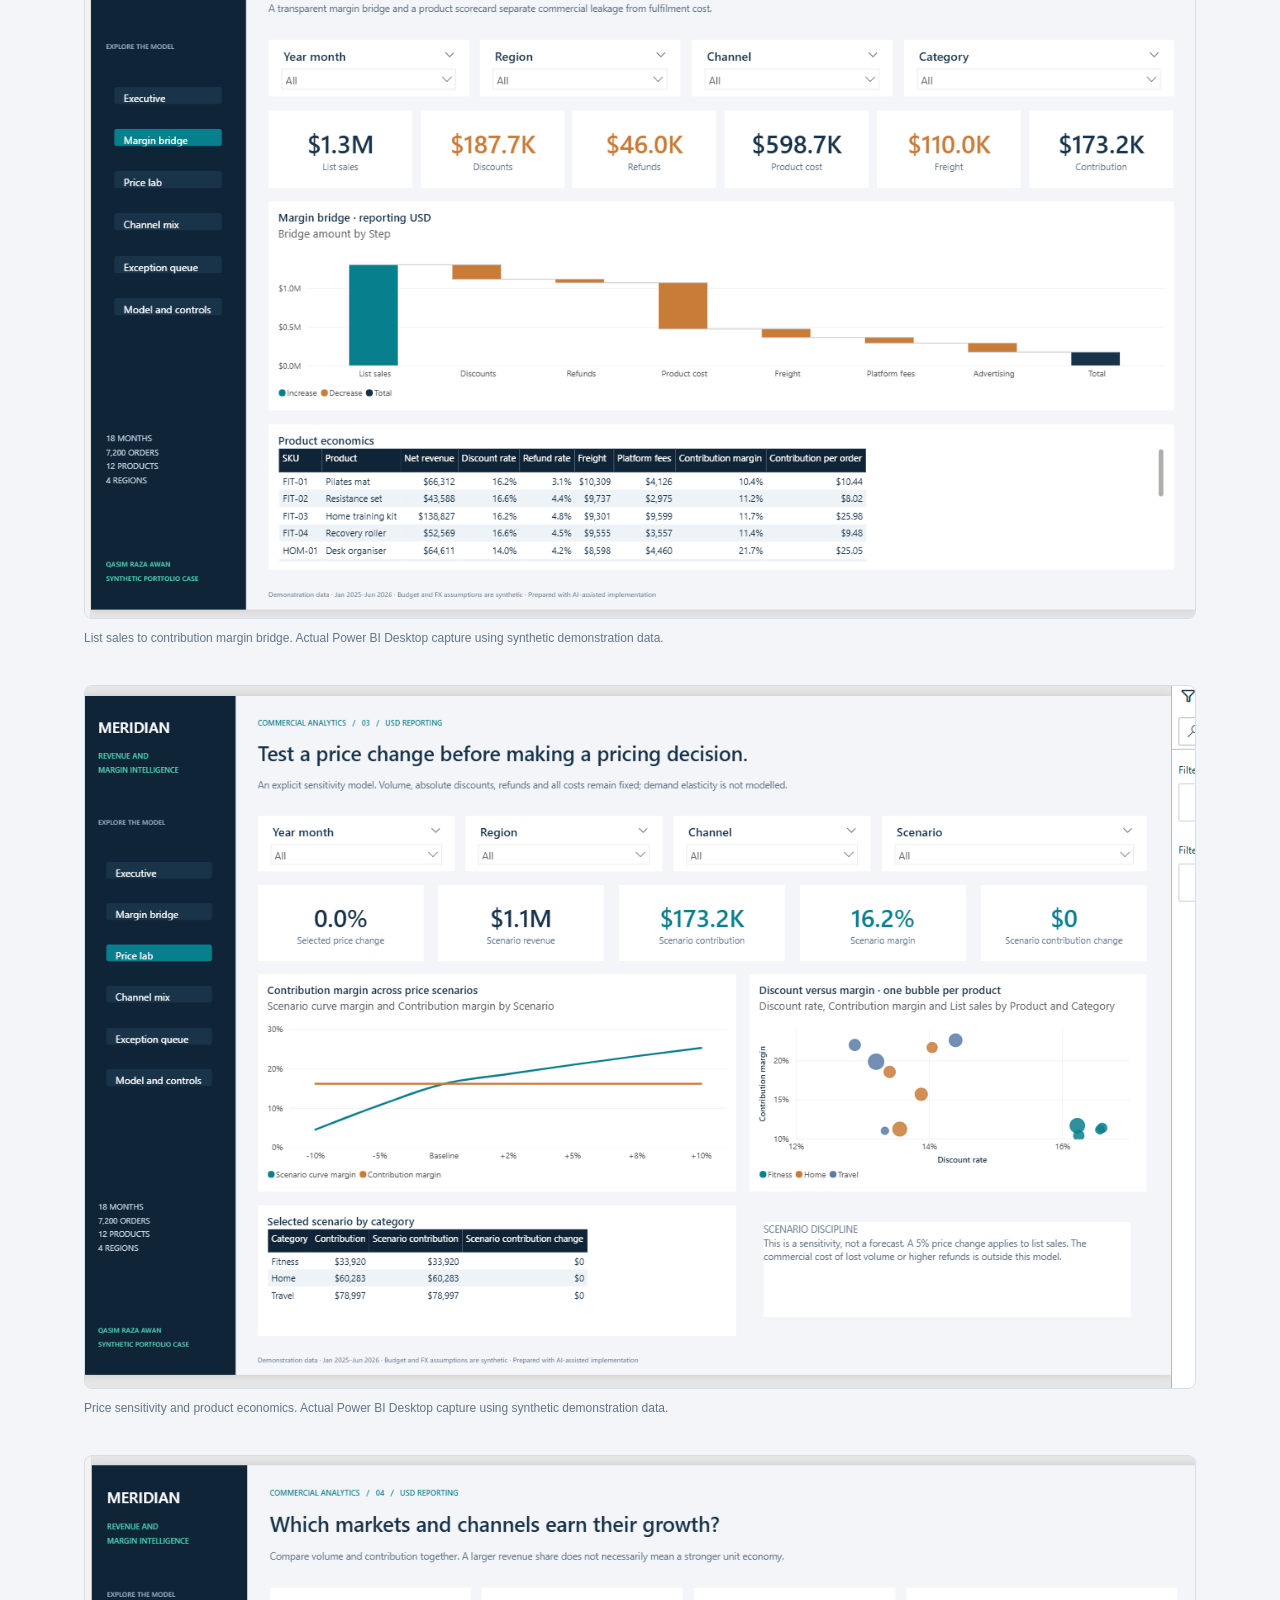
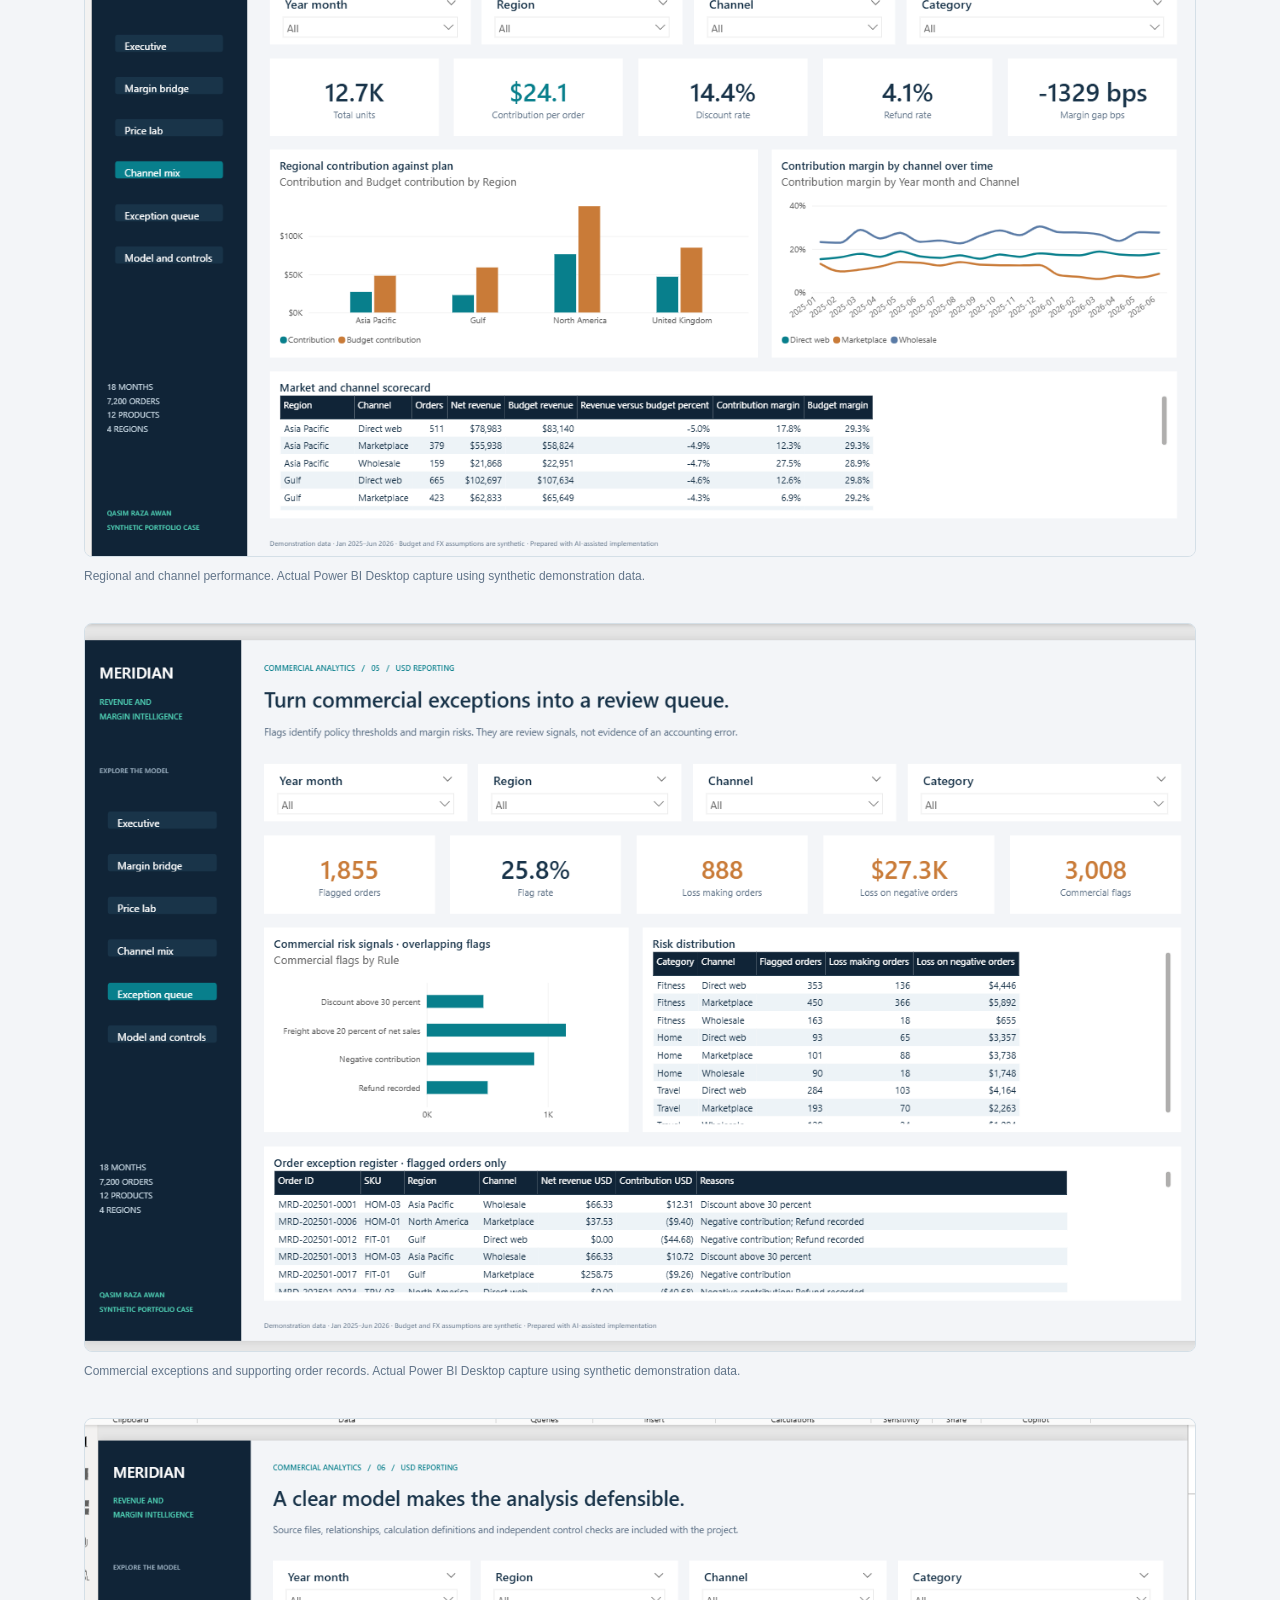
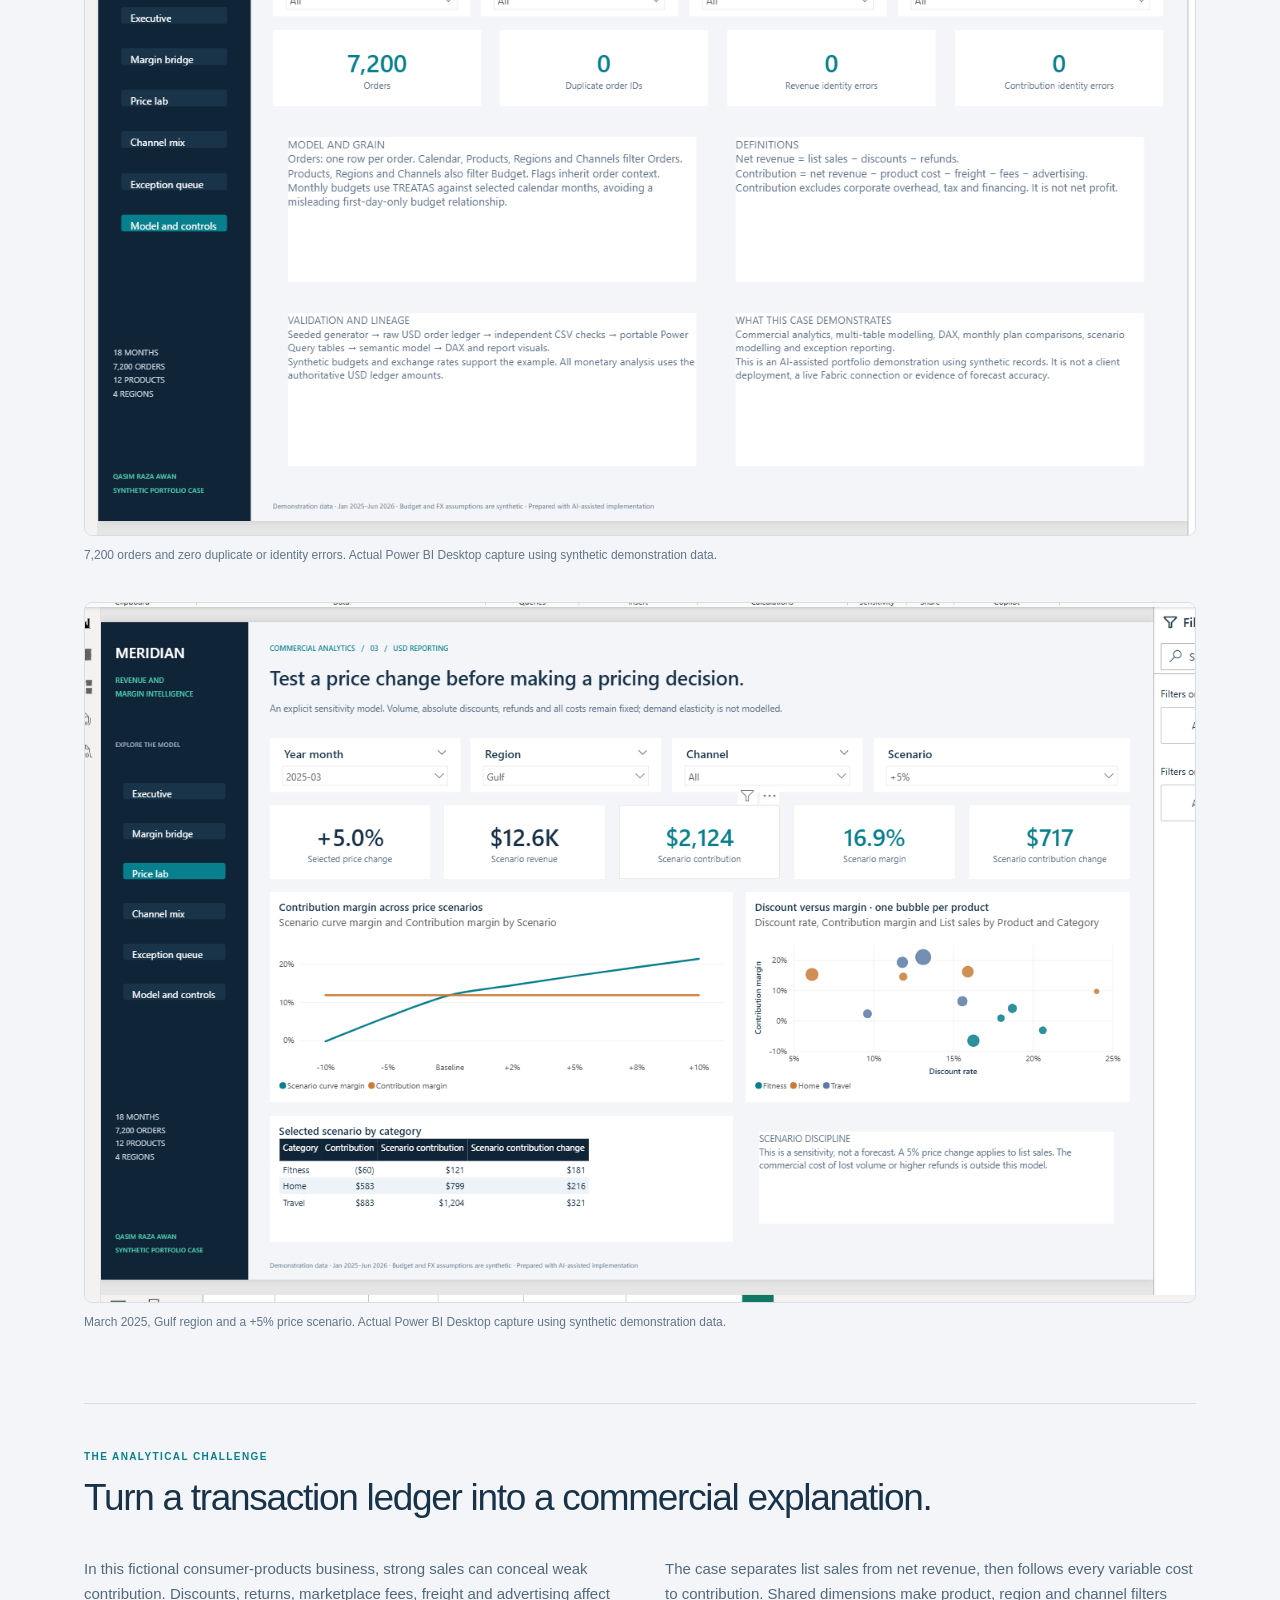
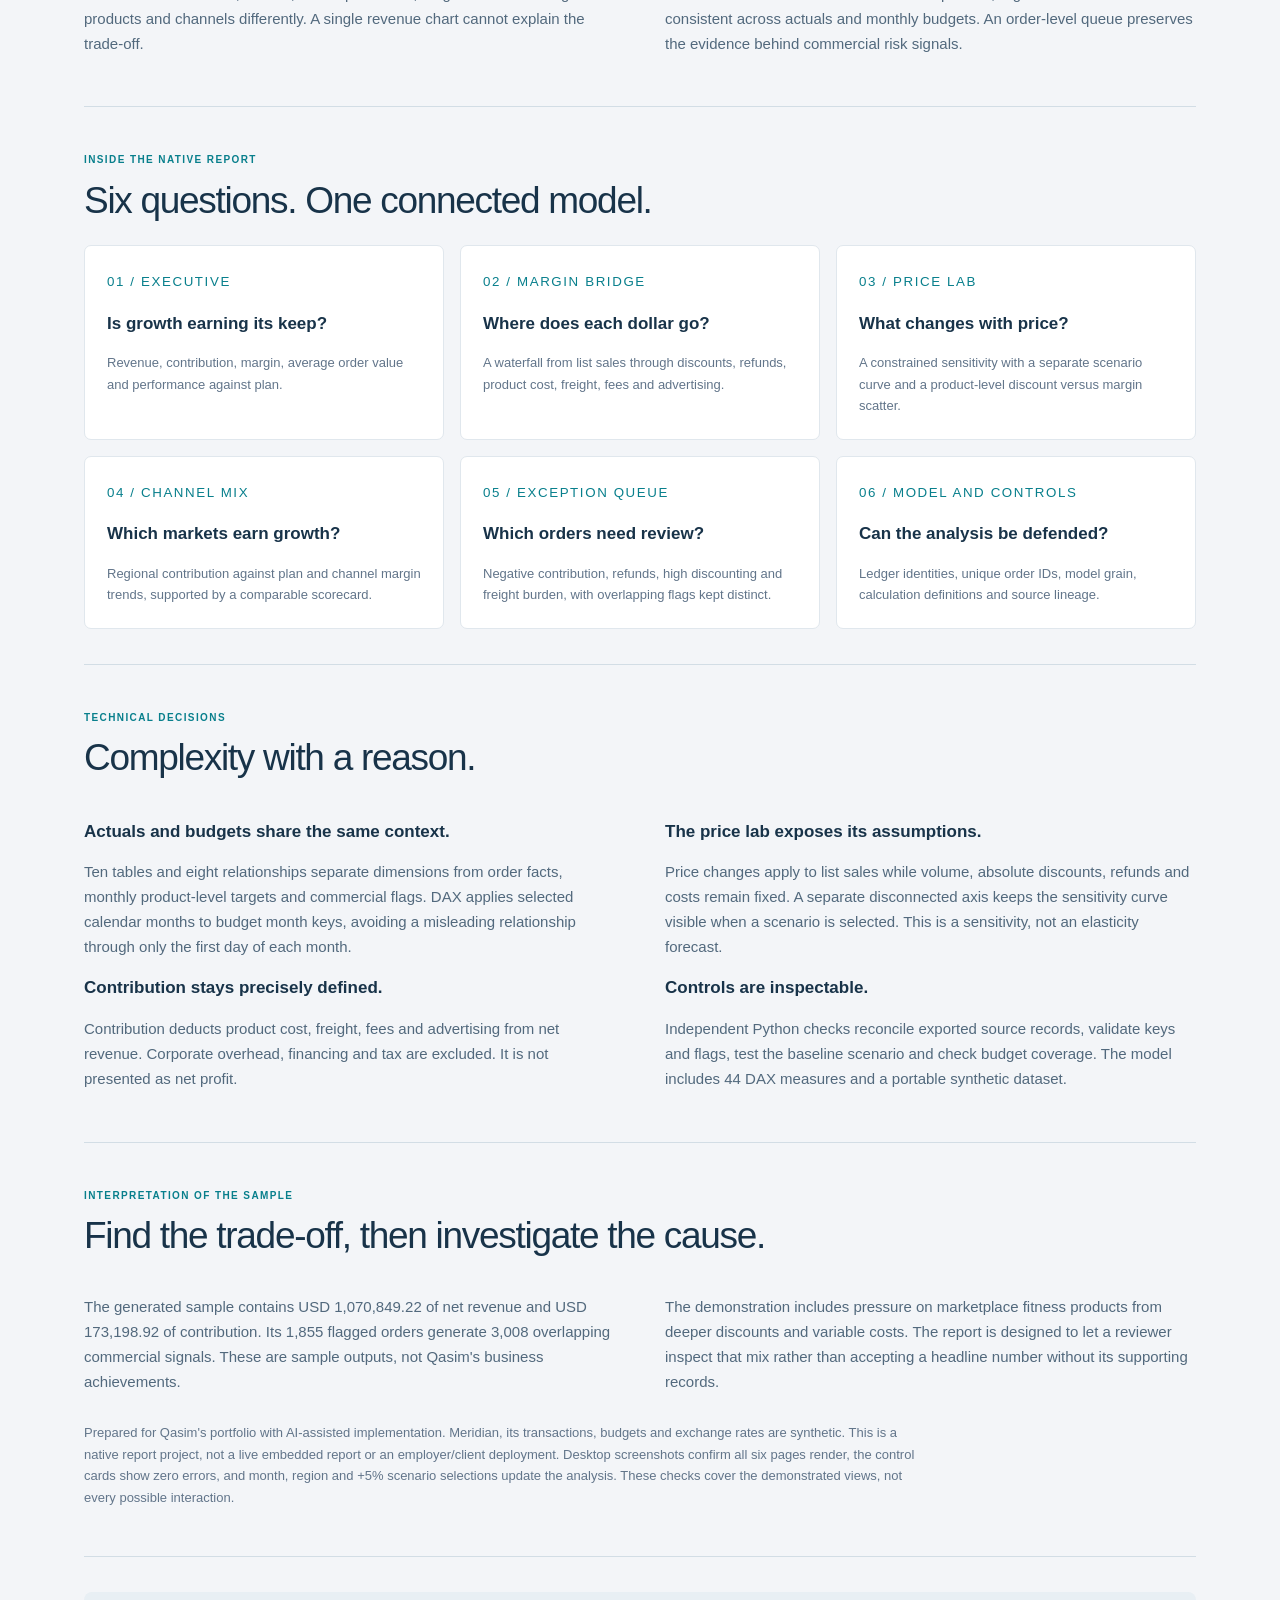
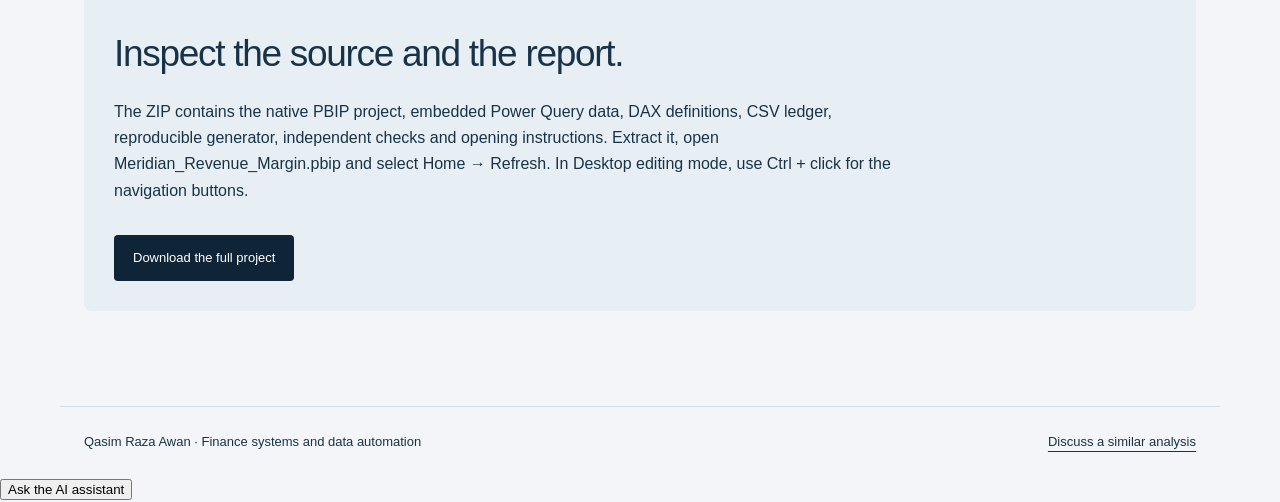
<file: projects/meridian-margin.html>
<!doctype html><html lang="en"><head><meta charset="utf-8"><meta name="viewport" content="width=device-width,initial-scale=1"><title>Revenue and margin intelligence | Qasim Raza Awan</title><meta name="description" content="A six-page native Power BI commercial analytics case study with margin bridge, price sensitivity, product and channel economics and exception reporting. Synthetic data."><link rel="stylesheet" href="../analytics-cases.css"></head><body class="analytics-page"><a class="skip" href="#main">Skip to case study</a><header><a href="../">Qasim Raza Awan</a><nav><a href="./">All projects</a><a href="data-operations.html">Data quality case</a></nav></header><main id="main"><section class="analytics-hero"><div><p class="kicker">Meridian · Fictional business · Native Power BI</p><h1>Revenue grows.<br>Does margin follow?</h1><p class="lead">A commercial analytics case that connects product, region and channel performance to the discounts, refunds and variable costs behind contribution.</p><a class="cta" href="../downloads/Qasim_Meridian_Revenue_Margin_PowerBI.zip" download>Download the Power BI project</a><a class="cta secondary" href="#model">Explore the case</a></div><div class="metric-panel"><div><strong>7,200</strong><span>synthetic orders</span></div><div><strong>18</strong><span>months of history</span></div><div><strong>12</strong><span>products across three categories</span></div><div><strong>6</strong><span>analytical report pages</span></div></div></section><section class="story"><p class="kicker">Power BI Desktop screenshots</p><h2>Explore the report in use.</h2><figure><a href="../project-media/meridian/executive.png"><img src="../project-media/meridian/executive.png" alt="Executive performance and actual versus budget" loading="lazy"></a><figcaption>Executive performance and actual versus budget. Actual Power BI Desktop capture using synthetic demonstration data.</figcaption></figure><figure><a href="../project-media/meridian/margin-bridge.png"><img src="../project-media/meridian/margin-bridge.png" alt="List sales to contribution margin bridge" loading="lazy"></a><figcaption>List sales to contribution margin bridge. Actual Power BI Desktop capture using synthetic demonstration data.</figcaption></figure><figure><a href="../project-media/meridian/price-lab.png"><img src="../project-media/meridian/price-lab.png" alt="Price sensitivity and product economics" loading="lazy"></a><figcaption>Price sensitivity and product economics. Actual Power BI Desktop capture using synthetic demonstration data.</figcaption></figure><figure><a href="../project-media/meridian/channel-mix.png"><img src="../project-media/meridian/channel-mix.png" alt="Regional and channel performance" loading="lazy"></a><figcaption>Regional and channel performance. Actual Power BI Desktop capture using synthetic demonstration data.</figcaption></figure><figure><a href="../project-media/meridian/exceptions.png"><img src="../project-media/meridian/exceptions.png" alt="Commercial exceptions and supporting order records" loading="lazy"></a><figcaption>Commercial exceptions and supporting order records. Actual Power BI Desktop capture using synthetic demonstration data.</figcaption></figure><figure><a href="../project-media/meridian/controls.png"><img src="../project-media/meridian/controls.png" alt="7,200 orders and zero duplicate or identity errors" loading="lazy"></a><figcaption>7,200 orders and zero duplicate or identity errors. Actual Power BI Desktop capture using synthetic demonstration data.</figcaption></figure><figure><a href="../project-media/meridian/scenario-filtered.png"><img src="../project-media/meridian/scenario-filtered.png" alt="March 2025, Gulf region and a +5% price scenario" loading="lazy"></a><figcaption>March 2025, Gulf region and a +5% price scenario. Actual Power BI Desktop capture using synthetic demonstration data.</figcaption></figure></section><section class="story" id="model"><p class="kicker">The analytical challenge</p><h2>Turn a transaction ledger into a commercial explanation.</h2><div class="columns"><p>In this fictional consumer-products business, strong sales can conceal weak contribution. Discounts, returns, marketplace fees, freight and advertising affect products and channels differently. A single revenue chart cannot explain the trade-off.</p><p>The case separates list sales from net revenue, then follows every variable cost to contribution. Shared dimensions make product, region and channel filters consistent across actuals and monthly budgets. An order-level queue preserves the evidence behind commercial risk signals.</p></div></section><section class="story"><p class="kicker">Inside the native report</p><h2>Six questions. One connected model.</h2><div class="page-grid"><article><small>01 / EXECUTIVE</small><h3>Is growth earning its keep?</h3><p>Revenue, contribution, margin, average order value and performance against plan.</p></article><article><small>02 / MARGIN BRIDGE</small><h3>Where does each dollar go?</h3><p>A waterfall from list sales through discounts, refunds, product cost, freight, fees and advertising.</p></article><article><small>03 / PRICE LAB</small><h3>What changes with price?</h3><p>A constrained sensitivity with a separate scenario curve and a product-level discount versus margin scatter.</p></article><article><small>04 / CHANNEL MIX</small><h3>Which markets earn growth?</h3><p>Regional contribution against plan and channel margin trends, supported by a comparable scorecard.</p></article><article><small>05 / EXCEPTION QUEUE</small><h3>Which orders need review?</h3><p>Negative contribution, refunds, high discounting and freight burden, with overlapping flags kept distinct.</p></article><article><small>06 / MODEL AND CONTROLS</small><h3>Can the analysis be defended?</h3><p>Ledger identities, unique order IDs, model grain, calculation definitions and source lineage.</p></article></div></section><section class="story"><p class="kicker">Technical decisions</p><h2>Complexity with a reason.</h2><div class="columns"><div><h3>Actuals and budgets share the same context.</h3><p>Ten tables and eight relationships separate dimensions from order facts, monthly product-level targets and commercial flags. DAX applies selected calendar months to budget month keys, avoiding a misleading relationship through only the first day of each month.</p><h3>Contribution stays precisely defined.</h3><p>Contribution deducts product cost, freight, fees and advertising from net revenue. Corporate overhead, financing and tax are excluded. It is not presented as net profit.</p></div><div><h3>The price lab exposes its assumptions.</h3><p>Price changes apply to list sales while volume, absolute discounts, refunds and costs remain fixed. A separate disconnected axis keeps the sensitivity curve visible when a scenario is selected. This is a sensitivity, not an elasticity forecast.</p><h3>Controls are inspectable.</h3><p>Independent Python checks reconcile exported source records, validate keys and flags, test the baseline scenario and check budget coverage. The model includes 44 DAX measures and a portable synthetic dataset.</p></div></div></section><section class="story"><p class="kicker">Interpretation of the sample</p><h2>Find the trade-off, then investigate the cause.</h2><div class="columns"><p>The generated sample contains USD 1,070,849.22 of net revenue and USD 173,198.92 of contribution. Its 1,855 flagged orders generate 3,008 overlapping commercial signals. These are sample outputs, not Qasim's business achievements.</p><p>The demonstration includes pressure on marketplace fitness products from deeper discounts and variable costs. The report is designed to let a reviewer inspect that mix rather than accepting a headline number without its supporting records.</p></div><p class="note">Prepared for Qasim's portfolio with AI-assisted implementation. Meridian, its transactions, budgets and exchange rates are synthetic. This is a native report project, not a live embedded report or an employer/client deployment. Desktop screenshots confirm all six pages render, the control cards show zero errors, and month, region and +5% scenario selections update the analysis. These checks cover the demonstrated views, not every possible interaction.</p></section><section class="story"><div class="download-panel"><h2>Inspect the source and the report.</h2><p>The ZIP contains the native PBIP project, embedded Power Query data, DAX definitions, CSV ledger, reproducible generator, independent checks and opening instructions. Extract it, open Meridian_Revenue_Margin.pbip and select Home → Refresh. In Desktop editing mode, use Ctrl + click for the navigation buttons.</p><a class="cta" href="../downloads/Qasim_Meridian_Revenue_Margin_PowerBI.zip" download>Download the full project</a></div></section></main><footer><span>Qasim Raza Awan · Finance systems and data automation</span><a href="mailto:qraza543@gmail.com">Discuss a similar analysis</a></footer><script src="../portfolio-assistant.js?v=20261115gptoss3" defer></script></body></html>
</file>
<file: products/styles.css>
@import url('https://fonts.googleapis.com/css2?family=DM+Sans:wght@400;500;600;700&family=Space+Grotesk:wght@400;500;600;700&display=swap');
:root{font-family:'DM Sans',system-ui,sans-serif;color:#193c37;background:#f3f5f1;--green:#20594b;--muted:#74827b;--line:#e0e7df}*{box-sizing:border-box}body{margin:0}button,input,select,textarea{font:inherit}button{cursor:pointer}a{color:inherit;text-decoration:none}aside{position:fixed;inset:0 auto 0 0;width:236px;background:#102f29;color:#fff;padding:34px 22px;display:flex;flex-direction:column}.brand{font:700 38px 'Space Grotesk',sans-serif;letter-spacing:-2px;padding:0 12px}.brand>span{color:#a0e4b0}.brand small{display:block;color:#91b5a8;letter-spacing:1.7px;font:500 8px 'DM Sans';margin-top:8px}.nav-label{font-size:9px;letter-spacing:1.6px;color:#8ca99d;margin:58px 12px 18px}nav{display:flex;flex-direction:column;gap:7px}nav a{font-size:13px;padding:15px 13px;color:#bfd0c8;border-radius:8px}nav a span{font-size:10px;color:#739d8c;margin-right:10px}nav a.active{background:#244b3e;color:#dcffe5;border:1px solid #39644f}nav a.active span{color:#a9d6ad}.sidebar-note{margin:auto 10px 35px;font-size:11px;color:#c2d7cc;line-height:1.7}.sidebar-note p{font-size:10px;color:#87a799}.dot{display:inline-block;width:6px;height:6px;background:#b8e997;border-radius:50%;margin-right:7px}.back{padding:15px 12px;border-top:1px solid #315447;font-size:11px;color:#a4bfb0}.workspace{margin-left:236px}header{padding:24px 40px;border-bottom:1px solid var(--line);display:flex;justify-content:space-between;align-items:center;font-size:11px;color:#7e8a82}header b{font-weight:400;margin:0 12px;color:#b1bdb4}.badge{border:1px solid #cfdacc;border-radius:20px;padding:7px 12px;color:#59745d;font-size:10px}main{max-width:1320px;padding:40px;margin:auto}.eyebrow{font-size:9px;letter-spacing:2px;font-weight:700;color:#5c8c70;text-transform:uppercase}.title-row{display:flex;justify-content:space-between;align-items:center;gap:24px}h1{font:500 clamp(28px,3vw,40px)/1.2 'Space Grotesk',sans-serif;letter-spacing:-1.6px;margin:12px 0}p{color:#74827b;font-size:12px;line-height:1.7}h2{font-size:15px;margin:0 0 18px}h3{font-size:13px;margin:0 0 12px}button,.button{border:0;border-radius:7px;background:var(--green);color:#fff;padding:12px 18px;font-size:11px;font-weight:600;display:inline-block;white-space:nowrap}button:hover,.button:hover{filter:brightness(1.1)}button.secondary{background:#e7eee2;color:#34583c;border:1px solid #cfddc8}button:disabled{opacity:.45;cursor:wait}.sample-note{background:#e4eddb;border-left:3px solid #8ca879;color:#5c7053;padding:10px 14px;font-size:10px;margin:14px 0}.card{background:#fff;border:1px solid var(--line);border-radius:12px;padding:24px;margin-top:20px}.two{display:grid;grid-template-columns:1fr 1fr;gap:20px}.two .card{margin-top:0}.upload{border:1px dashed #c4d3c1;border-radius:8px;background:#f9fbf6;padding:20px;margin:12px 0}.upload input{width:100%;font-size:10px}.upload p{font-size:10px;margin-bottom:0}label{display:block;color:#758478;font-size:10px;margin-bottom:6px}input,textarea,select{border:1px solid #d4dfd1;background:#fff;border-radius:5px;padding:9px;color:#2b4b3b;font-size:11px;max-width:100%}.fields{display:grid;grid-template-columns:1fr 1fr;gap:12px}select{width:100%}.controls{display:flex;align-items:end;gap:16px;flex-wrap:wrap}.controls input{width:110px}.controls p{margin:0;max-width:450px;font-size:10px}#message{font-size:12px;line-height:1.7;color:#3e7051;margin:18px 0}.error{color:#a03e30!important}.metrics{display:grid;grid-template-columns:repeat(4,1fr);gap:16px;margin-top:22px}.metric{background:white;border:1px solid var(--line);border-radius:10px;padding:22px}.metric label{font-size:10px}.metric strong{display:block;font:500 30px 'Space Grotesk';letter-spacing:-1px;margin:8px 0}.metric small{font-size:9px;color:#8c998c}.metric.alert{border-color:#dbb89a;background:#fffaf4}.metric.alert strong{color:#a36b37}.section-row{display:flex;justify-content:space-between;align-items:center;gap:15px}.section-row h2{margin:0}.tablewrap{overflow:auto;max-height:390px;margin-top:18px}table{border-collapse:collapse;width:100%;font-size:10px;white-space:nowrap}th{text-align:left;background:#f4f7f0;color:#7c8d7b;font-weight:500;position:sticky;top:0}td,th{padding:12px 13px;border-bottom:1px solid #eaf0e6}td input{min-width:110px;width:100%;padding:7px;font-size:10px}.pill{border-radius:4px;font-size:9px;padding:5px 7px;background:#edf5e7;color:#597a50;display:inline-block}.pill.warn{background:#fff0dc;color:#9e6a37}.pill.bad{background:#fbe8e3;color:#a06350}.note{font-size:10px;line-height:1.7;color:#82917e}.evidence{border-top:1px solid var(--line);padding-top:15px;margin-top:18px;display:flex;gap:16px;flex-wrap:wrap}.evidence span{font-size:10px;color:#6c856b}.chart-row{display:grid;grid-template-columns:130px 1fr 95px;gap:15px;align-items:center;margin:15px 0;font-size:10px}.track{background:#f1f4eb;height:18px;border-radius:4px;overflow:hidden}.track>div{background:#afc8a0;height:100%;border-radius:4px;min-width:1px}.track>div.bad{background:#dab08c}.legend{font-size:10px;color:#7c8f76}pre{font:11px/1.9 ui-monospace,monospace;white-space:pre-wrap;color:#74826c;background:#f6f8f1;border:1px solid #e4e9da;border-radius:7px;padding:22px;max-height:350px;overflow:auto}.invoice-grid{display:grid;grid-template-columns:.9fr 1.1fr;gap:20px}.invoice-grid textarea{width:100%;min-height:190px;font:11px/1.8 ui-monospace,monospace}.invoice-grid .card{margin:20px 0 0}details{font-size:11px;margin:14px 0}summary{cursor:pointer;color:#69816b}.small-button{padding:8px 12px}.issues{max-width:300px;white-space:normal;line-height:1.6;color:#986749}footer{border-top:1px solid var(--line);margin-top:35px;padding:22px 0;font-size:9px;color:#93a08d;display:flex;justify-content:space-between}footer a{color:#54795c}#output[hidden]{display:none}@media(max-width:1000px){aside{width:195px;padding:28px 14px}.workspace{margin-left:195px}main{padding:26px}.metrics{gap:8px}.metric{padding:15px}.metric strong{font-size:25px}.invoice-grid{grid-template-columns:1fr}}@media(max-width:700px){aside{position:static;width:auto;padding:18px}.brand{font-size:25px}.brand small,.nav-label,.sidebar-note,.back{display:none}nav{flex-direction:row;flex-wrap:wrap;margin-top:15px}nav a{padding:8px;font-size:10px}nav a span{margin-right:4px}.workspace{margin:0}header{padding:16px 20px}main{padding:24px 18px}.title-row{align-items:start;flex-direction:column;gap:8px}.two{grid-template-columns:1fr}.metrics{grid-template-columns:1fr 1fr}.card{padding:18px}.controls{gap:12px}footer{display:block;line-height:2}.chart-row{grid-template-columns:95px 1fr 75px}}
</file>
<file: career-update.css>
.career-project-grid .studio-project[data-feature="1"]{grid-row:auto!important}.career-connection{display:grid;gap:9px;border-block:1px solid var(--line);padding:20px 0;margin:0 0 12px}.career-connection span{font:9px var(--mono);letter-spacing:.06em}.career-connection i{font-style:normal;color:var(--accent)}.career-connection strong{font-size:27px;letter-spacing:-.04em}.career-catalog-link{margin:22px 0 0}.career-delivery{display:grid;grid-template-columns:130px 1fr auto;gap:28px;align-items:center;border-block:1px solid var(--line);padding-block:25px}.career-delivery strong{font-size:42px;letter-spacing:-.06em;line-height:1.1}.career-delivery span{display:block;font-size:11px;color:var(--muted)}.career-delivery p{font-size:13px;line-height:1.7;margin:0;max-width:760px}.career-delivery>a{font-size:12px;color:var(--accent);text-underline-offset:5px}.career-client-grid{display:grid;grid-template-columns:repeat(3,minmax(0,1fr));gap:20px}.career-client-card{min-width:0;border-top:1px solid var(--line);padding:18px 0;display:flex;flex-direction:column;align-items:flex-start}.career-client-card>a:first-child{display:block;width:100%;margin-bottom:18px}.career-client-card img{width:100%;height:165px;object-fit:cover;object-position:top;border:1px solid var(--line);background:#fff}.career-client-card h3{font-size:23px;line-height:1.25;margin:0 0 12px}.career-client-card p:not(.eyebrow){font-size:13px;line-height:1.7;color:var(--muted);margin:0 0 16px}.career-client-card .eyebrow{font-size:8px;margin:0 0 10px}.career-client-card>a:last-child{margin-top:auto;font-size:12px;color:var(--accent);text-underline-offset:4px}.career-client-work .section-heading>p:last-child{max-width:720px}.freelance-proof>a{display:inline-block;margin-top:12px;color:var(--accent);text-underline-offset:4px}
@media(max-width:980px){.career-delivery{grid-template-columns:90px 1fr}.career-delivery>a{grid-column:2}.career-client-grid{grid-template-columns:repeat(2,minmax(0,1fr))}}
@media(max-width:760px){.career-delivery{gap:14px;padding-block:20px}.career-delivery strong{font-size:34px}.career-client-grid{grid-template-columns:1fr}.career-client-card img{height:210px}.career-connection strong{font-size:24px}}
/* Shared case-study catalog */
.catalog-page{--ink:#24352e;--muted:#58645e;--line:#ced3ca;--accent:#785237;--bg:#f5f3ec;--mono:ui-monospace,SFMono-Regular,Consolas,monospace;color:var(--ink);background:var(--bg);font-family:Arial,Helvetica,sans-serif;margin:0;line-height:1.6}.catalog-page *{box-sizing:border-box}.catalog-page a{color:inherit;text-underline-offset:5px}.catalog-page a:focus-visible,.catalog-page button:focus-visible,.catalog-page summary:focus-visible{outline:2px solid var(--accent);outline-offset:5px}.catalog-skip{position:absolute;left:20px;top:-100px}.catalog-skip:focus{top:8px;background:white;padding:8px}.catalog-header{max-width:1240px;margin:auto;padding:26px 30px;border-bottom:1px solid var(--line);display:flex;gap:24px;align-items:center;justify-content:space-between}.catalog-header>a{font-weight:700;text-decoration:none}.catalog-header nav{display:flex;gap:24px;font-size:12px;flex-wrap:wrap}.catalog-page main{max-width:1180px;margin:auto;padding:0 30px}.catalog-intro{padding:65px 0 45px;max-width:850px}.catalog-page .eyebrow{font-family:var(--mono);font-size:10px;letter-spacing:.09em;text-transform:uppercase;color:var(--muted)}.catalog-intro h1{font-size:clamp(48px,7vw,82px);letter-spacing:-.065em;line-height:1.05;margin:18px 0 22px;font-weight:500}.catalog-intro>p:not(.eyebrow){font-size:18px;max-width:740px}.catalog-jumps{display:flex;gap:24px;flex-wrap:wrap;font-size:13px;margin-top:26px}.catalog-section-head{border-top:1px solid var(--line);padding:36px 0 20px}.catalog-section-head h2{font-size:34px;letter-spacing:-.04em;margin:8px 0}.catalog-section-head>p:last-child{max-width:760px;color:var(--muted)}.catalog-filters{display:flex;gap:10px;flex-wrap:wrap}.catalog-filters button{font:inherit;font-size:12px;border:1px solid var(--line);color:var(--ink);background:transparent;padding:8px 15px;cursor:pointer;border-radius:3px}.catalog-filters button[aria-pressed="true"]{color:#fff;background:var(--ink);border-color:var(--ink)}.catalog-status{font:11px var(--mono);color:var(--muted);margin:16px 0}.catalog-case{scroll-margin-top:24px;border-top:1px solid var(--line);padding:36px 0;display:grid;grid-template-columns:1fr 1fr;gap:45px}.catalog-case[hidden]{display:none}.catalog-case h2{font-size:29px;letter-spacing:-.035em;line-height:1.18;margin:12px 0 22px;font-weight:500}.catalog-case dt{font-size:12px;font-weight:700;margin-top:14px}.catalog-case dd{margin:4px 0 0;font-size:14px;color:var(--muted)}.catalog-case .catalog-tools{font:11px var(--mono);margin-top:20px;color:var(--accent)}.catalog-media{align-self:start}.catalog-media img{display:block;width:100%;height:auto;max-height:340px;object-fit:contain;object-position:top;background:white;border:1px solid var(--line)}.catalog-media details{border-bottom:1px solid var(--line);margin-top:12px}.catalog-media summary{cursor:pointer;padding:12px 0;font-size:12px}.catalog-media video{width:100%;display:block;margin:0 0 15px;background:#111;max-height:420px}.employer-case{display:block;max-width:850px}.catalog-demo-grid{display:grid;grid-template-columns:repeat(3,1fr);gap:20px;margin:8px 0 55px}.catalog-demo-grid a{padding:24px;border:1px solid var(--line);text-decoration:none}.catalog-demo-grid strong{display:block;font-size:21px;font-weight:500}.catalog-demo-grid span{font-size:12px;color:var(--muted);display:block;margin-top:10px}.catalog-footer{max-width:1180px;margin:0 auto;padding:30px;border-top:1px solid var(--line);display:flex;gap:24px;align-items:center;flex-wrap:wrap;font-size:13px}.catalog-footer p{margin:0;font-weight:700}@media(max-width:760px){.catalog-header{align-items:flex-start;flex-direction:column;padding:20px}.catalog-header nav{gap:12px 18px}.catalog-page main{padding:0 20px}.catalog-intro{padding:38px 0}.catalog-intro>p:not(.eyebrow){font-size:16px}.catalog-case{grid-template-columns:1fr;gap:22px;padding:26px 0}.catalog-case h2{font-size:27px}.catalog-demo-grid{grid-template-columns:1fr}.catalog-footer{padding:24px 20px}.catalog-media img{max-height:400px}}

.personal-command .career-connection{grid-template-columns:1fr auto 1fr auto 1fr;align-items:center;min-height:95px}.personal-command .career-connection span,.personal-command .career-connection strong{color:var(--ink)!important}.personal-command .career-connection strong{font-size:20px;line-height:1.3;letter-spacing:-.03em}.personal-command .career-project-grid .studio-project[data-feature="1"] h3{font-size:clamp(28px,2.7vw,36px)}@media(max-width:760px){.personal-command .career-connection span{font-size:8px}.personal-command .career-connection strong{font-size:17px}}
</file>
<file: editorial.css>
.career-client-card img{height:auto;aspect-ratio:16/9;object-fit:contain;background:#edf1f0}.career-client-card h3{font-size:21px}.editorial-case{display:block;padding:48px 0}.editorial-case>header{max-width:920px}.editorial-case>header h2{font-size:clamp(29px,3.3vw,43px);line-height:1.14;max-width:940px;margin:12px 0 20px}.case-outcome{font-size:17px;line-height:1.7;color:var(--muted);max-width:920px}.case-showpiece{margin:28px 0 12px}.case-showpiece img,.case-showpiece video{width:100%;height:auto;display:block;aspect-ratio:16/9;object-fit:contain;background:#edf1f0;border:1px solid var(--line);border-radius:10px}.case-showpiece figcaption{font-size:11px;color:var(--muted);margin-top:10px;max-width:850px}.case-story{display:grid;grid-template-columns:1.2fr 1fr;gap:56px;margin-top:28px}.case-story h3{font-size:17px;margin:0 0 8px}.case-story p,.case-story li{font-size:14px;color:var(--muted);line-height:1.8}.case-story p{margin:0 0 24px}.case-story ul{padding-left:20px}.original-evidence{padding:14px 0;border-bottom:1px solid var(--line);font-size:12px;color:var(--muted)}.original-evidence summary{cursor:pointer}.original-evidence img{display:block;margin:20px auto 0;max-width:100%;max-height:650px;object-fit:contain}.payroll-feature-visual{display:block;text-decoration:none;margin-bottom:14px}.payroll-feature-visual img{width:100%;height:auto;display:block;border:1px solid var(--line)}.payroll-feature-visual>span{display:block;font:10px var(--mono);padding:10px 0;color:var(--accent)}
.qa-assistant-launcher{position:fixed;right:20px;bottom:20px;z-index:120;border:0;border-radius:40px;padding:15px 21px;background:#173e35;color:white;font:600 13px Arial,sans-serif;box-shadow:0 8px 28px #0003;cursor:pointer}.qa-assistant{position:fixed;inset:auto 20px 82px auto;margin:0;width:min(430px,calc(100vw - 40px));max-height:76vh;padding:0;border:1px solid #cbd9d2;border-radius:15px;background:#f8faf8;color:#17332e;font:14px Arial,sans-serif;box-shadow:0 22px 70px #0005;z-index:130}.qa-assistant::backdrop{background:#10262033}.qa-assistant header{padding:20px;border-bottom:1px solid #d4dfdb;display:flex;align-items:center;justify-content:space-between}.qa-assistant h2{margin:0;font:600 19px Arial,sans-serif}.qa-assistant header button{border:0;background:transparent;font-size:24px;cursor:pointer;color:#17332e}.qa-assistant .qa-chat-log{padding:16px;overflow:auto;max-height:43vh}.qa-assistant .qa-chat-message{white-space:pre-wrap;overflow-wrap:anywhere;line-height:1.65;padding:12px 14px;border-radius:10px;margin:0 0 12px;background:#e7eee9}.qa-assistant .qa-chat-message[data-role=user]{background:#173e35;color:white;margin-left:25px}.qa-assistant form{padding:14px;border-top:1px solid #d4dfdb;display:grid;gap:8px}.qa-assistant label{font-size:12px;font-weight:600}.qa-assistant textarea{resize:vertical;min-height:70px;border:1px solid #b8ccc1;border-radius:7px;padding:10px;font:14px Arial,sans-serif;background:white;color:#17332e}.qa-assistant form button{padding:11px;border:0;border-radius:7px;background:#173e35;color:white;font-weight:600;cursor:pointer}.qa-assistant button:disabled{opacity:.55;cursor:wait}.qa-assistant footer{padding:0 16px 14px;font-size:11px;color:#5a706a;line-height:1.5}.qa-assistant footer a{color:#176851;text-decoration:underline}.has-portfolio-assistant .floating-contact{display:none!important}.has-portfolio-assistant .back-top{bottom:84px}
@media(max-width:760px){.case-story{grid-template-columns:1fr;gap:12px}.editorial-case{padding:30px 0}.case-outcome{font-size:15px}.qa-assistant-launcher{bottom:14px;right:14px}.qa-assistant{right:14px;bottom:74px;width:calc(100vw - 28px)}}
</file>
<file: analytics-cases.css>
.analytics-feature{border-top:1px solid var(--line,#ccd4d0);padding-top:30px;margin-top:34px}.analytics-feature h3{font-size:clamp(26px,3vw,40px);line-height:1.15;letter-spacing:-.04em;margin:10px 0 15px}.analytics-feature>p{max-width:750px;line-height:1.65}.analytics-cards{display:grid;grid-template-columns:1fr 1fr;gap:24px;margin-top:24px}.analytics-card{border:1px solid var(--line,#ccd4d0);padding:24px;border-radius:8px;min-width:0}.analytics-card h3{font-size:27px}.analytics-card p{font-size:14px;line-height:1.7;color:var(--muted,#64748b)}.analytics-card a{display:inline-block;margin-top:10px;text-underline-offset:5px}.analytics-card img{width:100%;height:auto;display:block;margin-bottom:18px;border-radius:4px}.analytics-abstract{background:#102437;color:#fff;min-height:170px;padding:28px;border-radius:4px;display:grid;grid-template-columns:repeat(3,1fr);gap:12px;align-content:center;margin-bottom:18px}.analytics-abstract b{font-size:30px;font-weight:500;display:block;letter-spacing:-.04em}.analytics-abstract span{font-size:10px;color:#9ec5d0;line-height:1.6}.analytics-page{margin:0;color:#183349;background:#f3f5f8;font-family:Arial,Helvetica,sans-serif;line-height:1.65}.analytics-page *{box-sizing:border-box}.analytics-page a{color:inherit;text-underline-offset:5px}.analytics-page a:focus-visible{outline:3px solid #c97b38;outline-offset:6px}.analytics-page header{padding:24px max(24px,calc((100% - 1160px)/2));display:flex;justify-content:space-between;gap:24px;border-bottom:1px solid #d6e0e6;flex-wrap:wrap}.analytics-page header>a{font-weight:700;text-decoration:none}.analytics-page nav{display:flex;gap:22px;font-size:13px}.analytics-page main{max-width:1160px;margin:auto;padding:0 24px}.analytics-hero{padding:65px 0 45px;display:grid;grid-template-columns:1.25fr 1fr;gap:55px;align-items:center}.analytics-page .kicker{font-size:10px;letter-spacing:.14em;color:#087f8c;text-transform:uppercase;font-weight:700}.analytics-page h1{font-size:clamp(40px,6vw,72px);font-weight:500;line-height:1.03;letter-spacing:-.065em;margin:18px 0 24px}.analytics-page .lead{font-size:18px;color:#52697d;max-width:680px}.analytics-page .cta{display:inline-flex;padding:12px 19px;background:#102437;color:#fff;text-decoration:none;border-radius:4px;font-size:13px;margin-top:15px}.analytics-page .cta.secondary{background:transparent;color:#102437;border:1px solid #b9c9d4;margin-left:8px}.analytics-page .metric-panel{background:#102437;padding:32px;color:white;border-radius:12px;display:grid;grid-template-columns:1fr 1fr;gap:28px}.analytics-page .metric-panel strong{display:block;font-size:38px;font-weight:500;line-height:1.2;letter-spacing:-.04em}.analytics-page .metric-panel span{color:#9fbdcd;font-size:11px;display:block;margin-top:6px}.analytics-page section.story{padding:35px 0;border-top:1px solid #d2dde5}.analytics-page h2{font-size:clamp(25px,3.5vw,37px);font-weight:500;letter-spacing:-.035em;line-height:1.2;margin:10px 0 22px}.analytics-page h3{font-size:17px;line-height:1.4}.analytics-page .columns{display:grid;grid-template-columns:1fr 1fr;gap:50px}.analytics-page .columns p,.analytics-page li{color:#52697d;font-size:15px}.analytics-page .page-grid{display:grid;grid-template-columns:repeat(3,1fr);gap:16px}.analytics-page .page-grid article{background:#fff;padding:22px;border:1px solid #e0e7ed;border-radius:7px}.analytics-page .page-grid small{color:#087f8c;letter-spacing:.12em}.analytics-page .page-grid p{font-size:13px;color:#62758a;margin-bottom:0}.analytics-page figure{margin:28px 0 36px}.analytics-page figure img{display:block;width:100%;height:auto;border:1px solid #d4dfe7;background:white;border-radius:8px}.analytics-page figcaption{font-size:12px;color:#62758a;margin-top:10px}.analytics-page .flow{display:grid;grid-template-columns:repeat(4,1fr);gap:15px;margin-top:26px}.analytics-page .flow>div{background:#fff;border-top:3px solid #087f8c;padding:22px;border-radius:5px}.analytics-page .flow small{display:block;color:#087f8c;font-size:10px}.analytics-page .flow strong{display:block;font-size:16px;margin:8px 0}.analytics-page .flow p{font-size:12px;color:#62758a}.analytics-page footer{max-width:1160px;margin:35px auto 0;padding:24px;border-top:1px solid #d2dde5;display:flex;justify-content:space-between;gap:18px;flex-wrap:wrap;font-size:13px}.analytics-page .note{font-size:13px;color:#62758a;max-width:850px}.analytics-page .download-panel{background:#e8eff4;padding:30px;border-radius:8px;margin-bottom:25px}.analytics-page .download-panel p{max-width:780px}.analytics-page .skip{position:absolute;top:-80px}.analytics-page .skip:focus{top:0;background:white;padding:15px;z-index:20}@media(max-width:760px){.analytics-cards,.analytics-hero,.analytics-page .columns{grid-template-columns:1fr}.analytics-hero{gap:25px;padding-top:35px}.analytics-page .page-grid,.analytics-page .flow{grid-template-columns:1fr 1fr}.analytics-page .cta.secondary{margin-left:0}.analytics-page header{padding:20px 24px}.analytics-page .metric-panel strong{font-size:31px}}@media(max-width:460px){.analytics-page .page-grid,.analytics-page .flow{grid-template-columns:1fr}}
</file>
